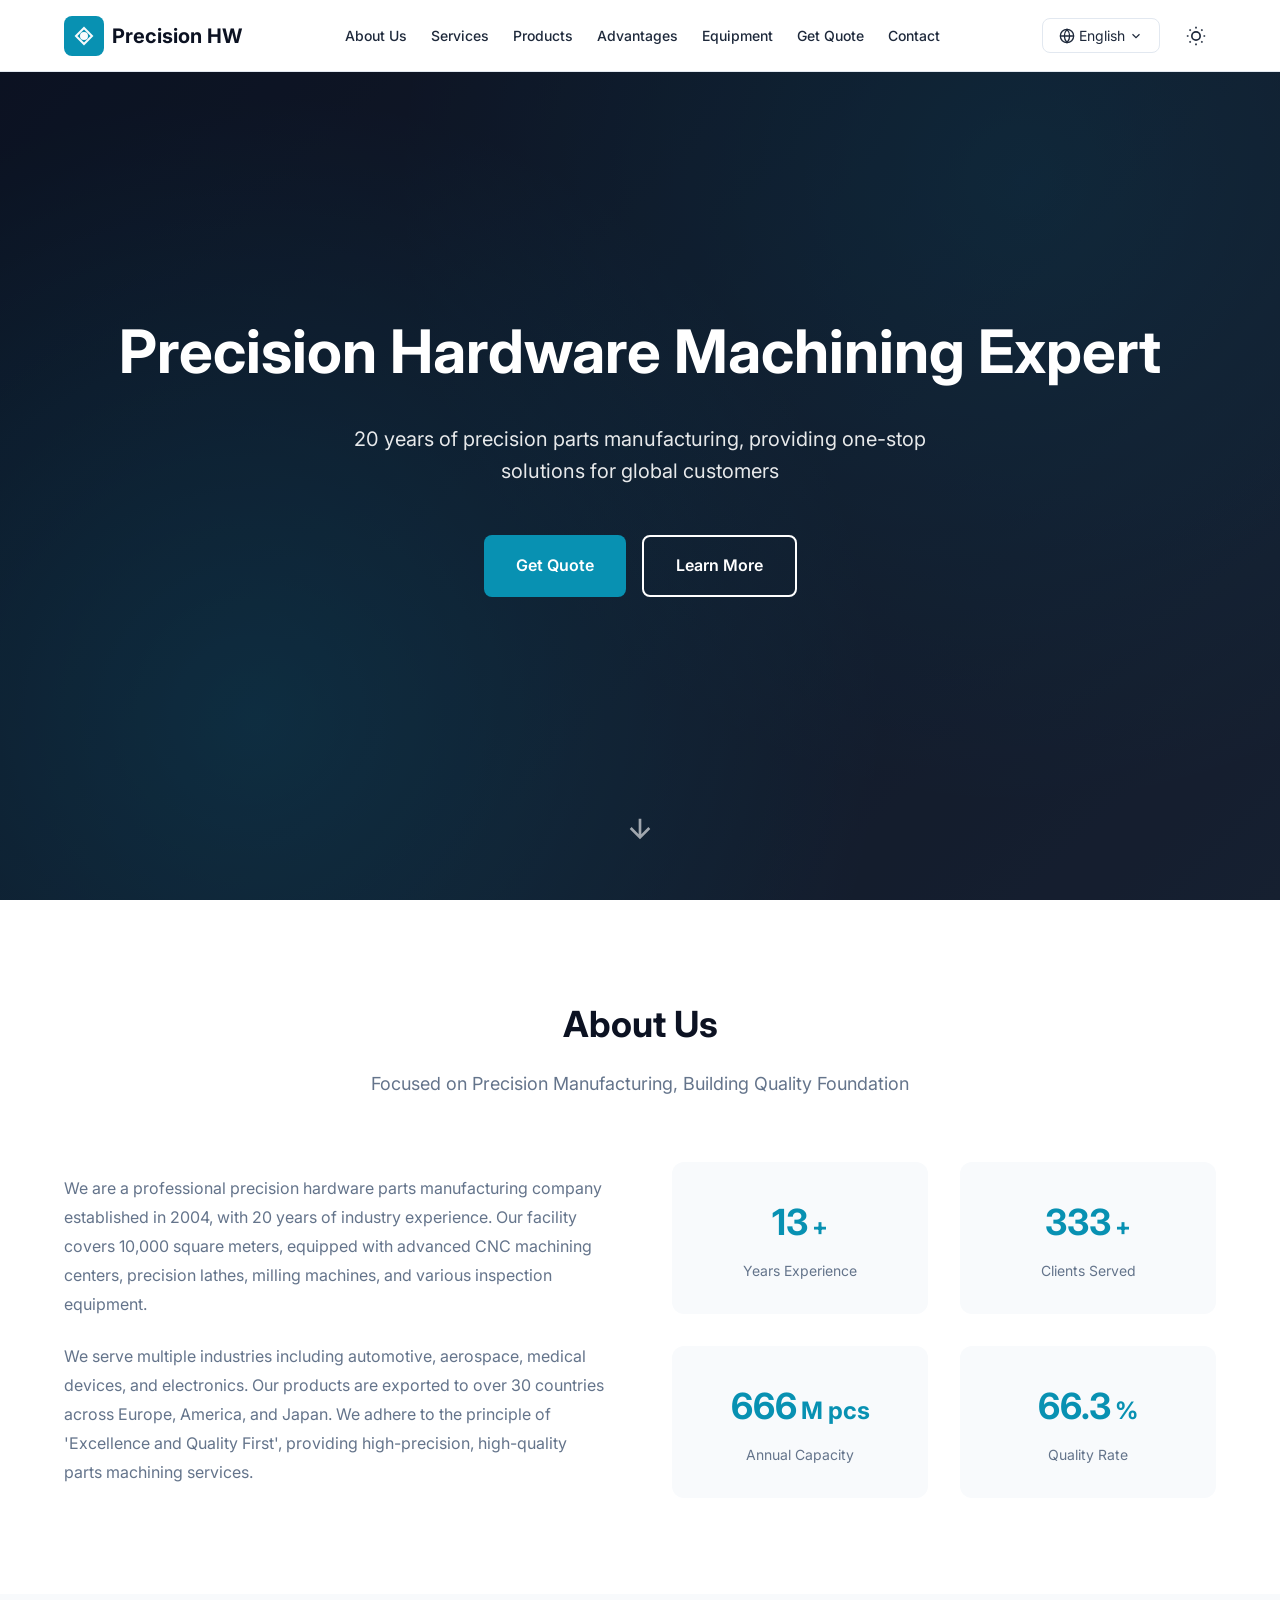
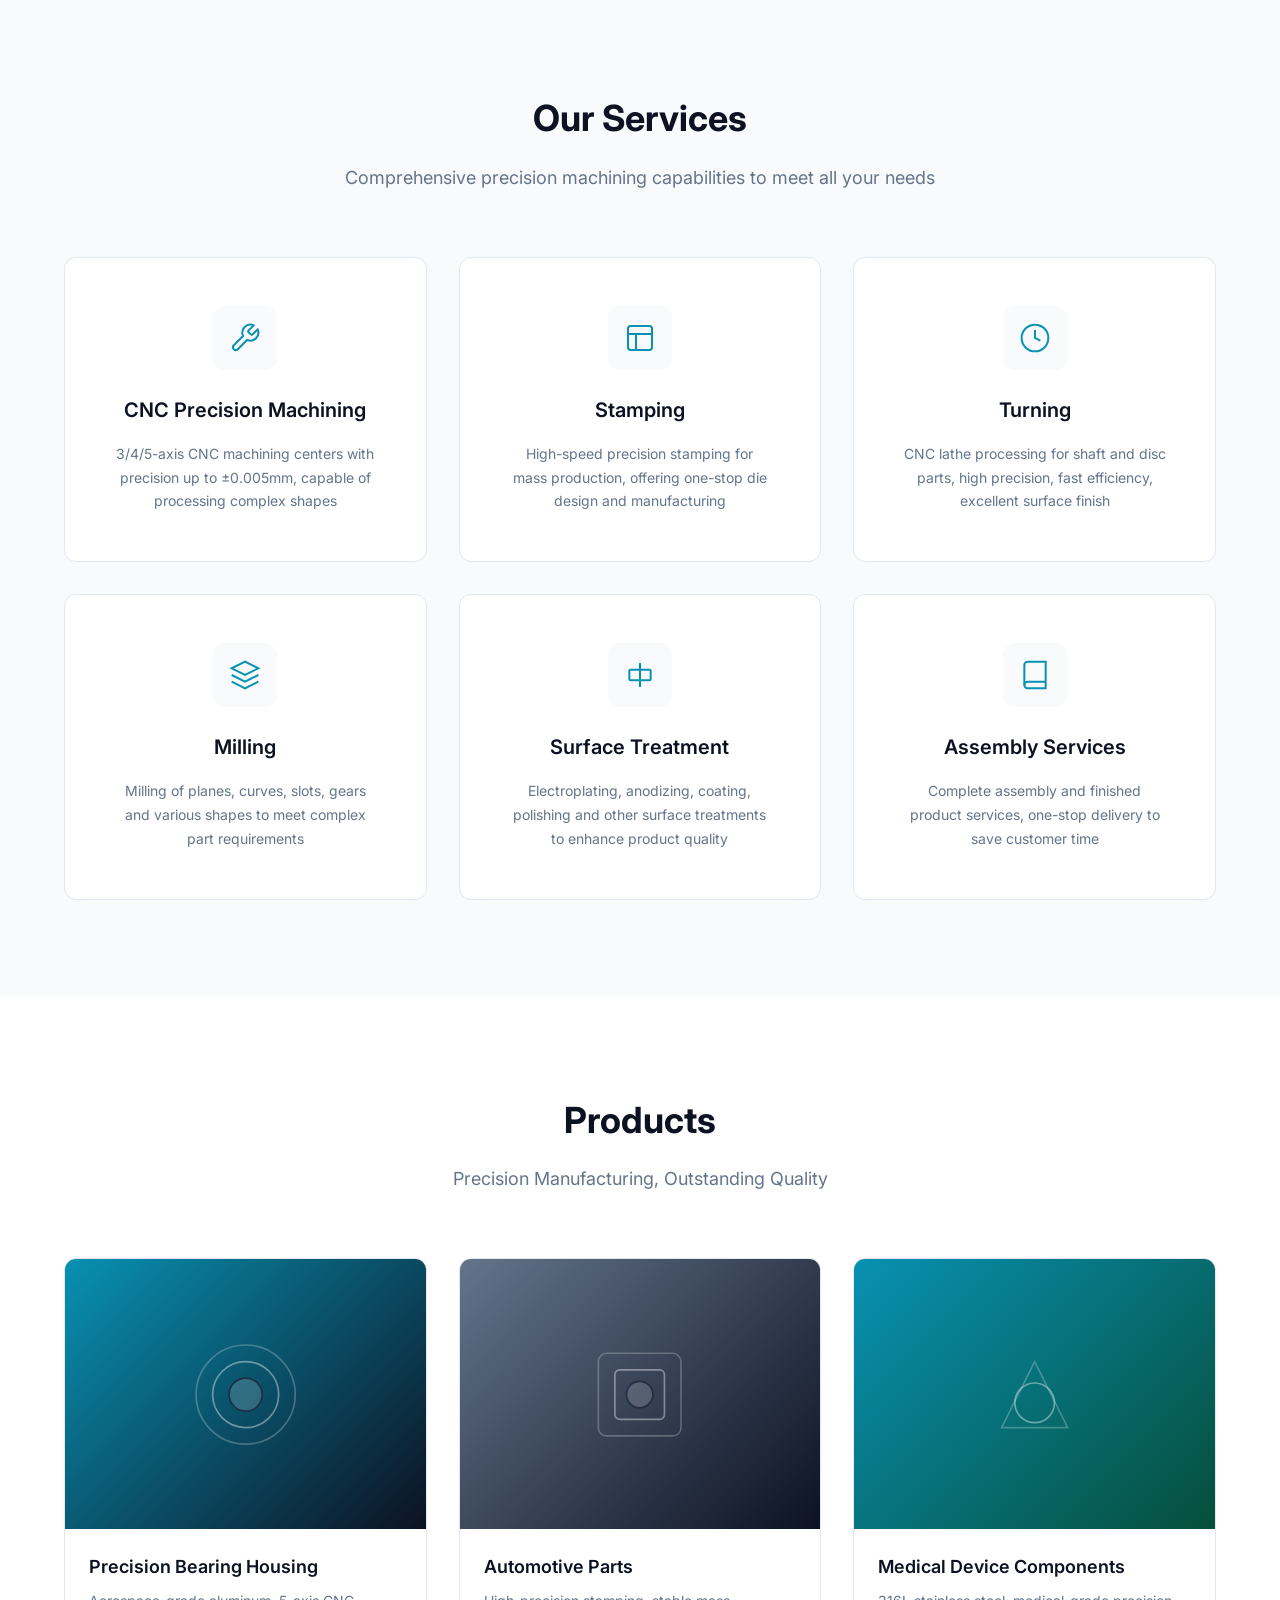
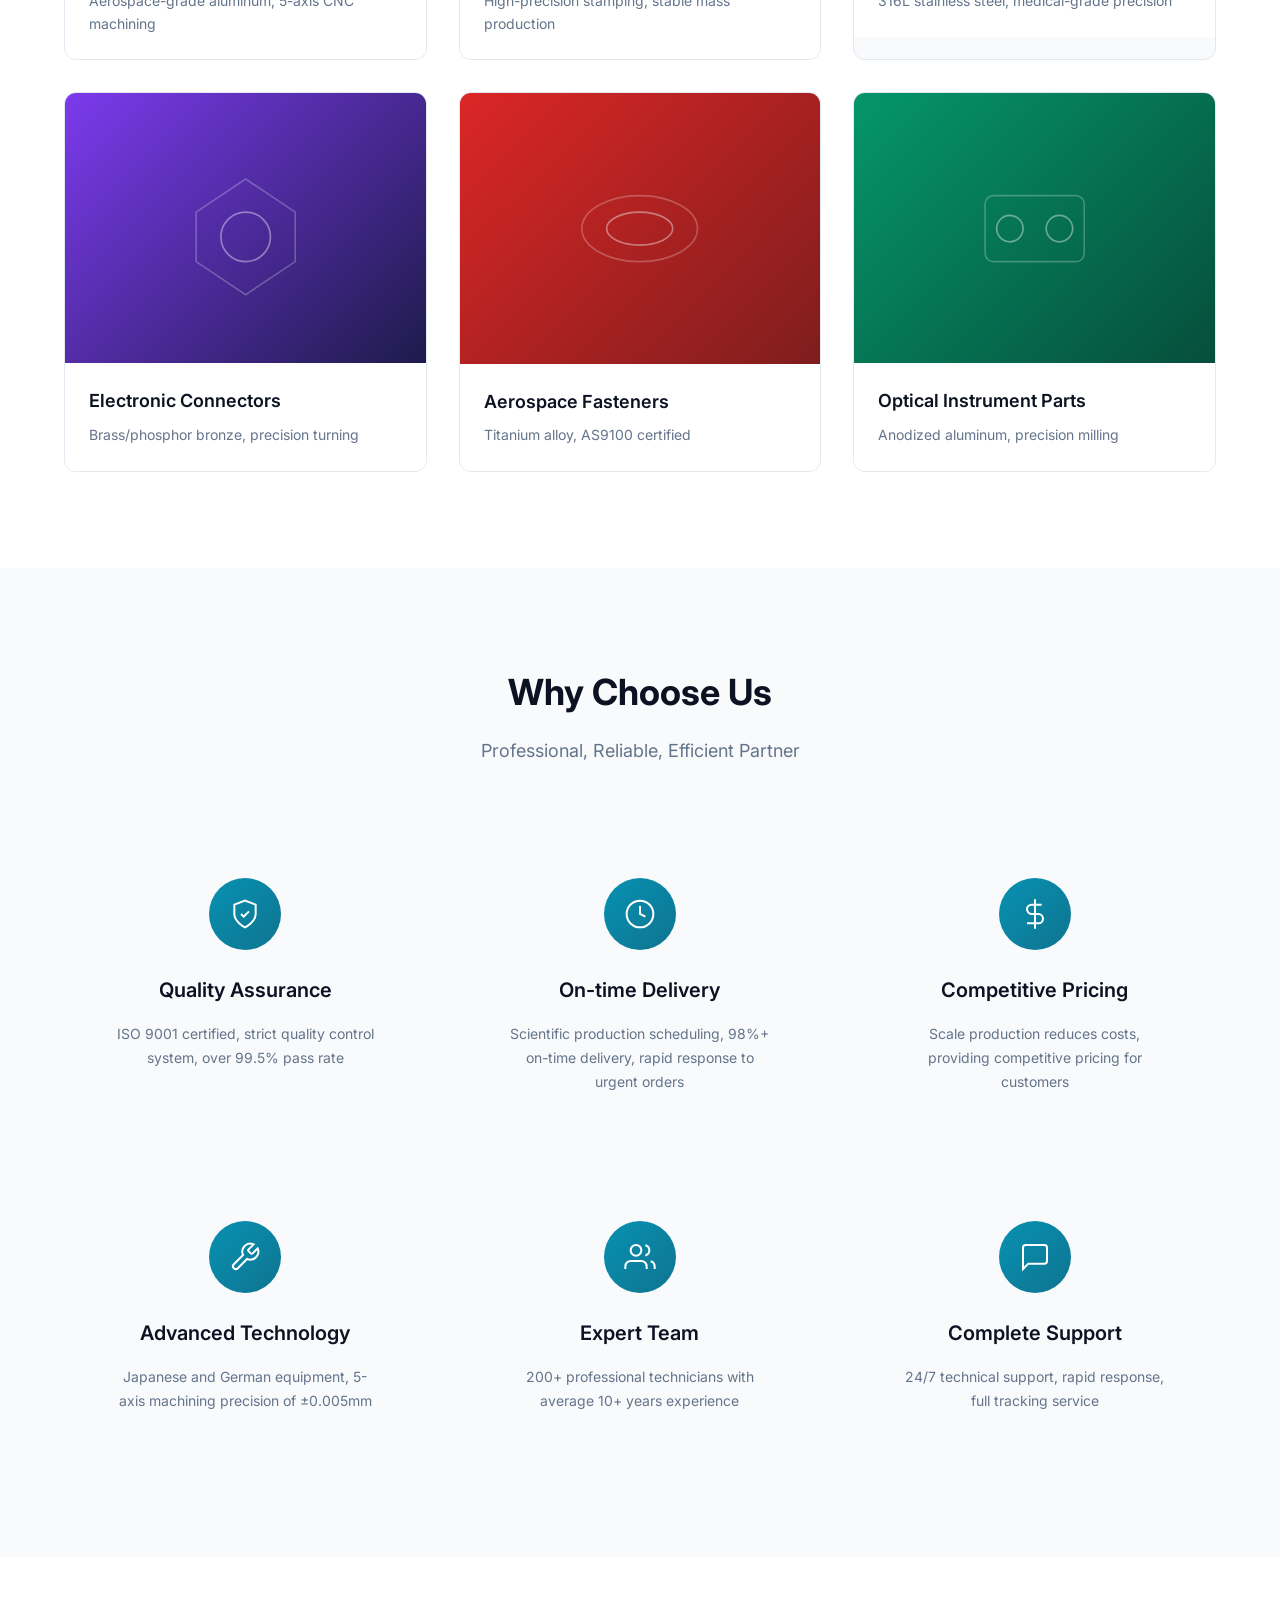
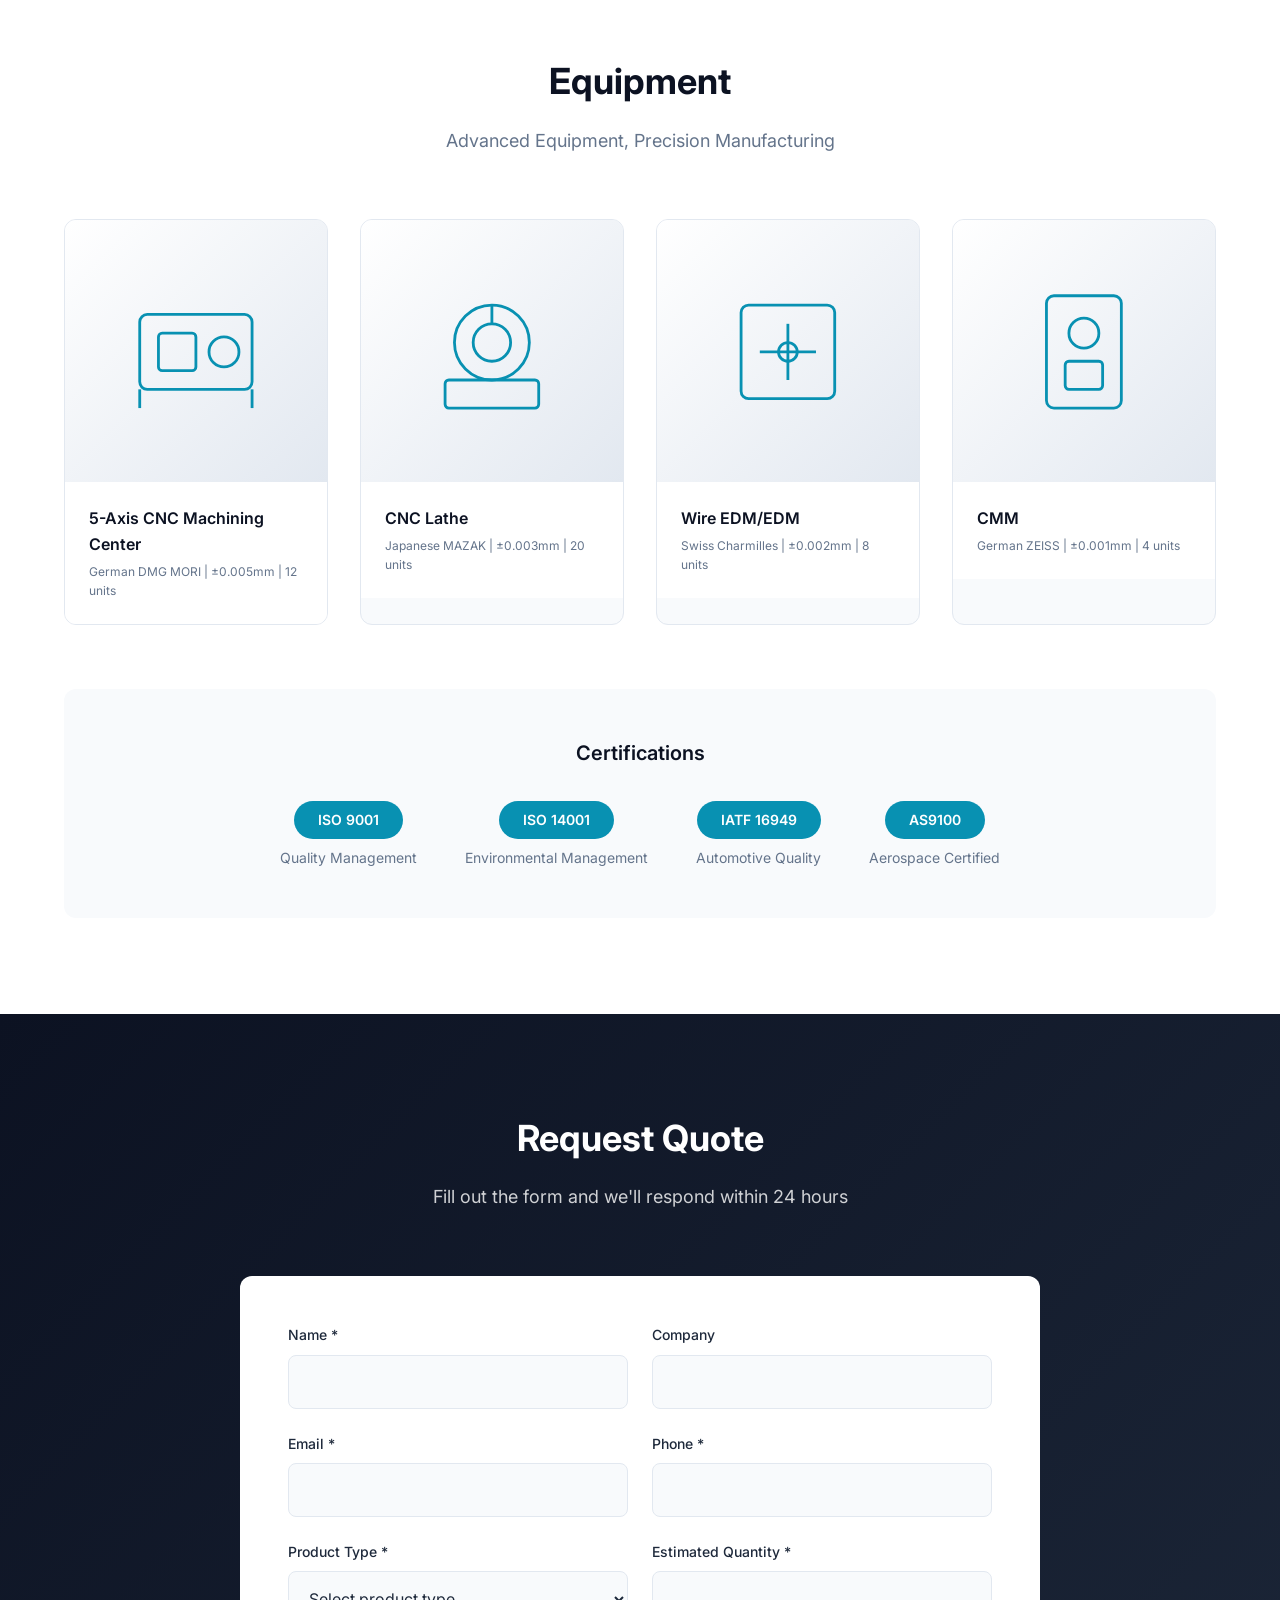
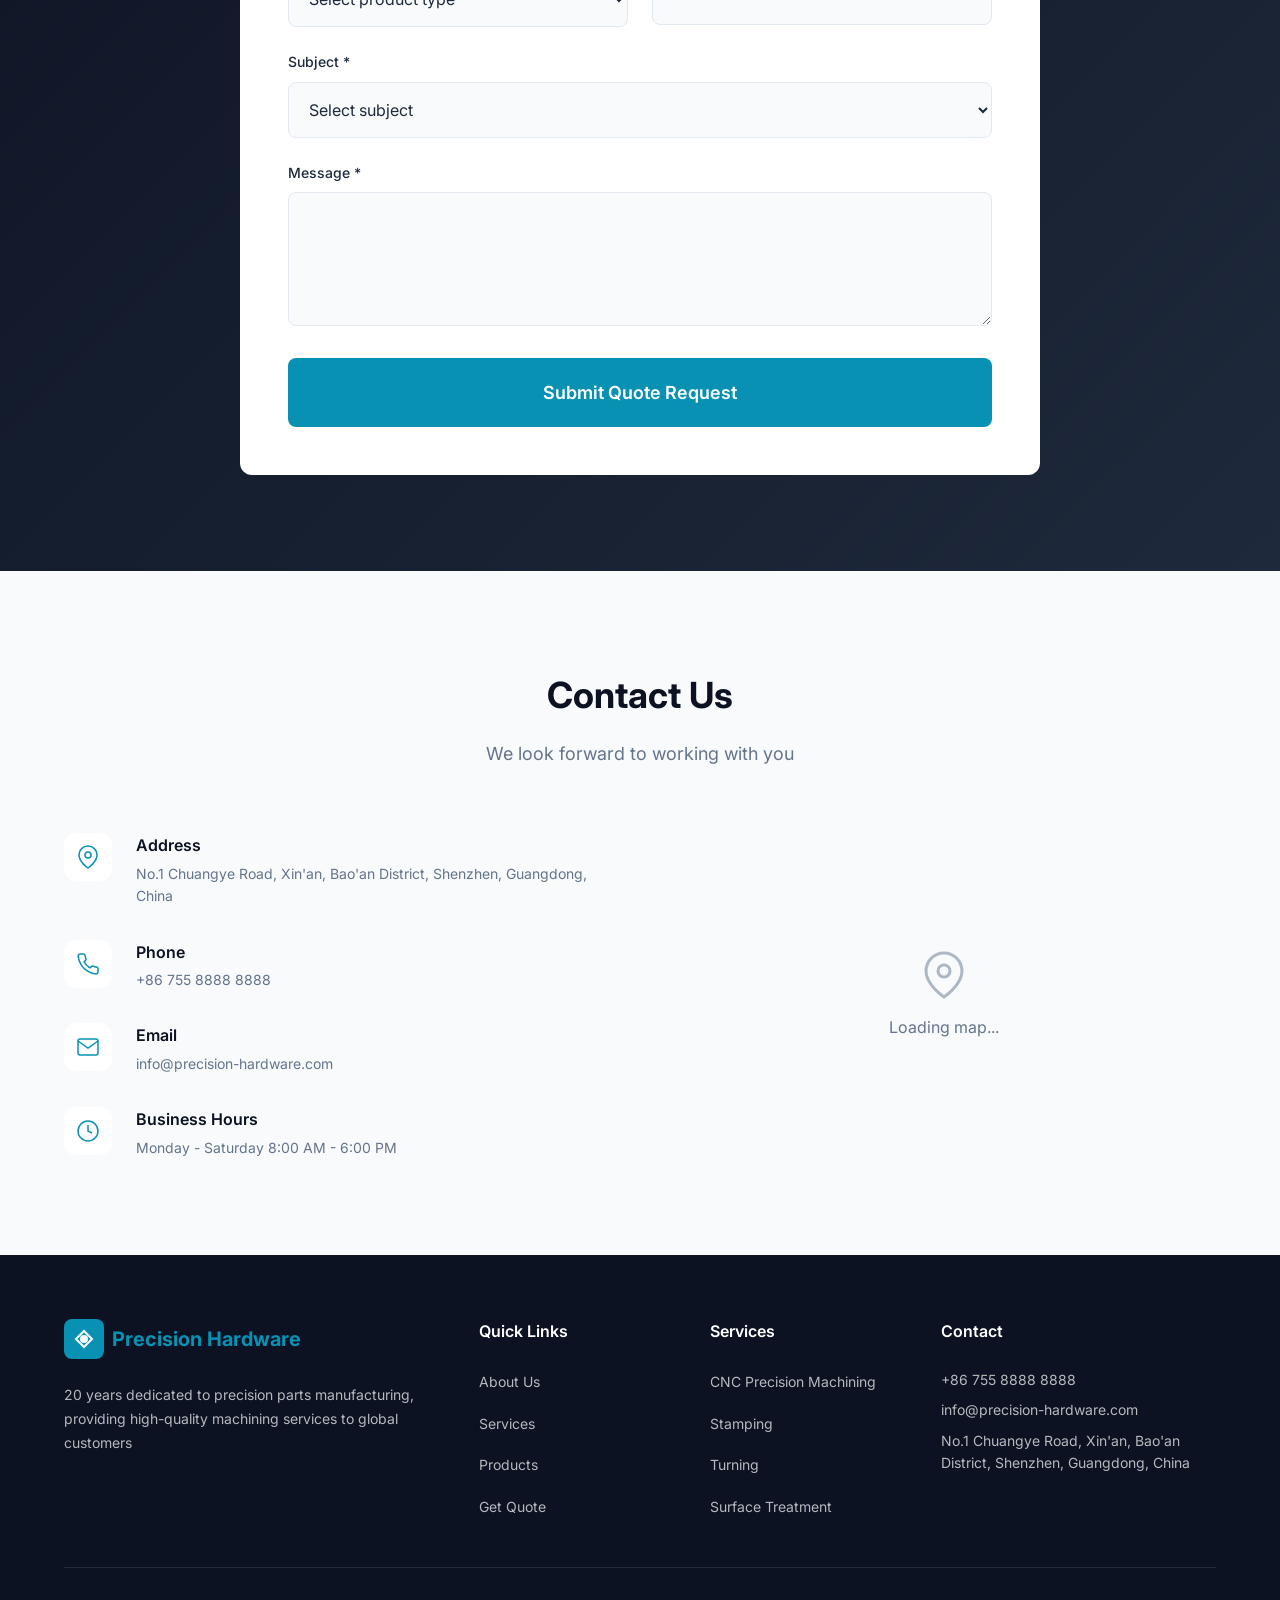
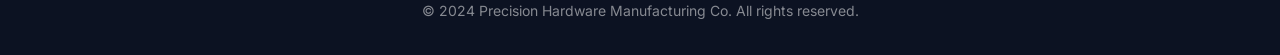
<file: demo/index.html>
<!DOCTYPE html>
<html lang="zh-CN" data-theme="light">
<head>
    <meta charset="UTF-8">
    <meta name="viewport" content="width=device-width, initial-scale=1.0">
    <meta name="description" content="精密五金加工专家 - 20年专注精密零部件制造，CNC加工、冲压、车削、铣削，为全球客户提供一站式解决方案">
    <meta name="keywords" content="五金加工,CNC加工,精密零部件,冲压件,车削加工,铣削加工,金属加工">
    <meta name="author" content="精密五金加工公司">

    <!-- Open Graph -->
    <meta property="og:title" content="精密五金加工专家">
    <meta property="og:description" content="20年专注精密零部件制造，为全球客户提供一站式解决方案">
    <meta property="og:type" content="website">
    <meta property="og:locale" content="zh_CN">
    <meta property="og:locale:alternate" content="en_US">
    <meta property="og:locale:alternate" content="ja_JP">
    <meta property="og:locale:alternate" content="fr_FR">
    <meta property="og:locale:alternate" content="de_DE">

    <!-- Alternate Languages -->
    <link rel="alternate" hreflang="zh-CN" href="?lang=zh-CN">
    <link rel="alternate" hreflang="en" href="?lang=en">
    <link rel="alternate" hreflang="ja" href="?lang=ja">
    <link rel="alternate" hreflang="fr" href="?lang=fr">
    <link rel="alternate" hreflang="de" href="?lang=de">

    <title data-i18n="meta.title">精密五金加工专家 | 20年精密零部件制造</title>

    <!-- Fonts -->
    <link rel="preconnect" href="https://fonts.googleapis.com">
    <link rel="preconnect" href="https://fonts.gstatic.com" crossorigin>
    <link href="https://fonts.googleapis.com/css2?family=Inter:wght@400;500;600;700&family=Noto+Sans+SC:wght@400;500;600;700&display=swap" rel="stylesheet">

    <!-- Styles -->
    <link rel="stylesheet" href="css/style.css">
    <link rel="stylesheet" href="css/dark-theme.css">
    <link rel="stylesheet" href="css/responsive.css">
</head>
<body>
    <!-- Header -->
    <header class="header" id="header">
        <div class="container header-container">
            <a href="#" class="logo">
                <svg class="logo-icon" viewBox="0 0 40 40" fill="none" xmlns="http://www.w3.org/2000/svg">
                    <rect width="40" height="40" rx="8" fill="currentColor"/>
                    <path d="M12 20L20 12L28 20L20 28L12 20Z" stroke="var(--color-bg)" stroke-width="2"/>
                    <circle cx="20" cy="20" r="4" fill="var(--color-bg)"/>
                </svg>
                <span class="logo-text" data-i18n="header.logo">精密五金</span>
            </a>

            <nav class="nav" id="nav">
                <ul class="nav-list">
                    <li><a href="#about" class="nav-link" data-i18n="nav.about">关于我们</a></li>
                    <li><a href="#services" class="nav-link" data-i18n="nav.services">服务项目</a></li>
                    <li><a href="#products" class="nav-link" data-i18n="nav.products">产品展示</a></li>
                    <li><a href="#advantages" class="nav-link" data-i18n="nav.advantages">核心优势</a></li>
                    <li><a href="#equipment" class="nav-link" data-i18n="nav.equipment">设备实力</a></li>
                    <li><a href="#quote" class="nav-link" data-i18n="nav.quote">询价咨询</a></li>
                    <li><a href="#contact" class="nav-link" data-i18n="nav.contact">联系我们</a></li>
                </ul>
            </nav>

            <div class="header-actions">
                <!-- Language Selector -->
                <div class="lang-selector">
                    <button class="lang-btn" id="langBtn" aria-label="Select language">
                        <svg class="icon" viewBox="0 0 24 24" fill="none" stroke="currentColor" stroke-width="2">
                            <circle cx="12" cy="12" r="10"/>
                            <path d="M2 12h20M12 2a15.3 15.3 0 0 1 4 10 15.3 15.3 0 0 1-4 10 15.3 15.3 0 0 1-4-10 15.3 15.3 0 0 1 4-10z"/>
                        </svg>
                        <span id="currentLang">中文</span>
                        <svg class="icon-chevron" viewBox="0 0 24 24" fill="none" stroke="currentColor" stroke-width="2">
                            <path d="M6 9l6 6 6-6"/>
                        </svg>
                    </button>
                    <div class="lang-dropdown" id="langDropdown">
                        <button class="lang-option" data-lang="zh-CN">中文</button>
                        <button class="lang-option" data-lang="en">English</button>
                        <button class="lang-option" data-lang="ja">日本語</button>
                        <button class="lang-option" data-lang="fr">Français</button>
                        <button class="lang-option" data-lang="de">Deutsch</button>
                    </div>
                </div>

                <!-- Theme Toggle -->
                <button class="theme-toggle" id="themeToggle" aria-label="Toggle theme">
                    <svg class="icon icon-sun" viewBox="0 0 24 24" fill="none" stroke="currentColor" stroke-width="2">
                        <circle cx="12" cy="12" r="5"/>
                        <path d="M12 1v2M12 21v2M4.22 4.22l1.42 1.42M18.36 18.36l1.42 1.42M1 12h2M21 12h2M4.22 19.78l1.42-1.42M18.36 5.64l1.42-1.42"/>
                    </svg>
                    <svg class="icon icon-moon" viewBox="0 0 24 24" fill="none" stroke="currentColor" stroke-width="2">
                        <path d="M21 12.79A9 9 0 1 1 11.21 3 7 7 0 0 0 21 12.79z"/>
                    </svg>
                </button>

                <!-- Mobile Menu Toggle -->
                <button class="mobile-menu-toggle" id="mobileMenuToggle" aria-label="Toggle menu">
                    <span class="hamburger"></span>
                </button>
            </div>
        </div>
    </header>

    <!-- Hero Section -->
    <section class="hero" id="hero">
        <div class="hero-bg"></div>
        <div class="hero-overlay"></div>
        <div class="container hero-content">
            <h1 class="hero-title" data-i18n="hero.title">精密五金加工专家</h1>
            <p class="hero-subtitle" data-i18n="hero.subtitle">20年专注精密零部件制造，为全球客户提供一站式解决方案</p>
            <div class="hero-cta">
                <a href="#quote" class="btn btn-primary" data-i18n="hero.cta.quote">立即询价</a>
                <a href="#about" class="btn btn-outline" data-i18n="hero.cta.learn">了解更多</a>
            </div>
        </div>
        <div class="hero-scroll">
            <svg viewBox="0 0 24 24" fill="none" stroke="currentColor" stroke-width="2">
                <path d="M12 5v14M5 12l7 7 7-7"/>
            </svg>
        </div>
    </section>

    <!-- About Section -->
    <section class="section about" id="about">
        <div class="container">
            <div class="section-header">
                <h2 class="section-title" data-i18n="about.title">关于我们</h2>
                <p class="section-subtitle" data-i18n="about.subtitle">专注精密制造，铸就品质基石</p>
            </div>

            <div class="about-content">
                <div class="about-text">
                    <p data-i18n="about.description1">我们是一家专业从事精密五金零部件加工的制造企业，成立于2004年，拥有20年的行业经验。公司占地面积10000平方米，配备先进的CNC加工中心、精密车床、铣床及各类检测设备。</p>
                    <p data-i18n="about.description2">我们服务于汽车、航空航天、医疗器械、电子通信等多个行业，产品远销欧美、日本等30多个国家和地区。始终秉承"精益求精、品质至上"的理念，为客户提供高精度、高品质的零部件加工服务。</p>
                </div>

                <div class="about-stats">
                    <div class="stat-item">
                        <span class="stat-number" data-count="20">0</span>
                        <span class="stat-suffix">+</span>
                        <span class="stat-label" data-i18n="about.stats.years">年行业经验</span>
                    </div>
                    <div class="stat-item">
                        <span class="stat-number" data-count="500">0</span>
                        <span class="stat-suffix">+</span>
                        <span class="stat-label" data-i18n="about.stats.clients">服务客户</span>
                    </div>
                    <div class="stat-item">
                        <span class="stat-number" data-count="1000">0</span>
                        <span class="stat-suffix" data-i18n="about.stats.capacitySuffix">万件</span>
                        <span class="stat-label" data-i18n="about.stats.capacity">年产能</span>
                    </div>
                    <div class="stat-item">
                        <span class="stat-number" data-count="99.5">0</span>
                        <span class="stat-suffix">%</span>
                        <span class="stat-label" data-i18n="about.stats.quality">品质合格率</span>
                    </div>
                </div>
            </div>
        </div>
    </section>

    <!-- Services Section -->
    <section class="section services" id="services">
        <div class="container">
            <div class="section-header">
                <h2 class="section-title" data-i18n="services.title">服务项目</h2>
                <p class="section-subtitle" data-i18n="services.subtitle">全方位精密加工能力，满足您的各种需求</p>
            </div>

            <div class="services-grid">
                <div class="service-card">
                    <div class="service-icon">
                        <svg viewBox="0 0 24 24" fill="none" stroke="currentColor" stroke-width="1.5">
                            <path d="M14.7 6.3a1 1 0 0 0 0 1.4l1.6 1.6a1 1 0 0 0 1.4 0l3.77-3.77a6 6 0 0 1-7.94 7.94l-6.91 6.91a2.12 2.12 0 0 1-3-3l6.91-6.91a6 6 0 0 1 7.94-7.94l-3.76 3.76z"/>
                        </svg>
                    </div>
                    <h3 class="service-title" data-i18n="services.cnc.title">CNC精密加工</h3>
                    <p class="service-desc" data-i18n="services.cnc.desc">3轴/4轴/5轴CNC加工中心，精度可达±0.005mm，可加工各种复杂形状零件</p>
                </div>

                <div class="service-card">
                    <div class="service-icon">
                        <svg viewBox="0 0 24 24" fill="none" stroke="currentColor" stroke-width="1.5">
                            <rect x="3" y="3" width="18" height="18" rx="2"/>
                            <path d="M3 9h18M9 21V9"/>
                        </svg>
                    </div>
                    <h3 class="service-title" data-i18n="services.stamping.title">冲压加工</h3>
                    <p class="service-desc" data-i18n="services.stamping.desc">高速精密冲压，适用于大批量生产，提供模具设计与制造一站式服务</p>
                </div>

                <div class="service-card">
                    <div class="service-icon">
                        <svg viewBox="0 0 24 24" fill="none" stroke="currentColor" stroke-width="1.5">
                            <circle cx="12" cy="12" r="10"/>
                            <path d="M12 6v6l4 2"/>
                        </svg>
                    </div>
                    <h3 class="service-title" data-i18n="services.turning.title">车削加工</h3>
                    <p class="service-desc" data-i18n="services.turning.desc">数控车床加工各类轴类、盘类零件，精度高、效率快、表面光洁度好</p>
                </div>

                <div class="service-card">
                    <div class="service-icon">
                        <svg viewBox="0 0 24 24" fill="none" stroke="currentColor" stroke-width="1.5">
                            <path d="M12 2L2 7l10 5 10-5-10-5z"/>
                            <path d="M2 17l10 5 10-5"/>
                            <path d="M2 12l10 5 10-5"/>
                        </svg>
                    </div>
                    <h3 class="service-title" data-i18n="services.milling.title">铣削加工</h3>
                    <p class="service-desc" data-i18n="services.milling.desc">平面、曲面、槽、齿轮等各种形状的铣削加工，满足复杂零件需求</p>
                </div>

                <div class="service-card">
                    <div class="service-icon">
                        <svg viewBox="0 0 24 24" fill="none" stroke="currentColor" stroke-width="1.5">
                            <path d="M12 3v18"/>
                            <rect x="4" y="8" width="16" height="8" rx="1"/>
                        </svg>
                    </div>
                    <h3 class="service-title" data-i18n="services.surface.title">表面处理</h3>
                    <p class="service-desc" data-i18n="services.surface.desc">电镀、阳极氧化、喷涂、抛光等多种表面处理工艺，提升产品品质</p>
                </div>

                <div class="service-card">
                    <div class="service-icon">
                        <svg viewBox="0 0 24 24" fill="none" stroke="currentColor" stroke-width="1.5">
                            <path d="M4 19.5A2.5 2.5 0 0 1 6.5 17H20"/>
                            <path d="M6.5 2H20v20H6.5A2.5 2.5 0 0 1 4 19.5v-15A2.5 2.5 0 0 1 6.5 2z"/>
                        </svg>
                    </div>
                    <h3 class="service-title" data-i18n="services.assembly.title">组装服务</h3>
                    <p class="service-desc" data-i18n="services.assembly.desc">提供零部件组装、成品装配服务，一站式交付，节省客户时间成本</p>
                </div>
            </div>
        </div>
    </section>

    <!-- Products Section -->
    <section class="section products" id="products">
        <div class="container">
            <div class="section-header">
                <h2 class="section-title" data-i18n="products.title">产品展示</h2>
                <p class="section-subtitle" data-i18n="products.subtitle">精密制造，品质卓越</p>
            </div>

            <div class="products-grid">
                <div class="product-card">
                    <div class="product-image" style="background: linear-gradient(135deg, var(--color-accent) 0%, var(--color-primary) 100%);">
                        <svg viewBox="0 0 100 100" fill="none" stroke="currentColor" stroke-width="1">
                            <circle cx="50" cy="50" r="30" stroke="rgba(255,255,255,0.3)"/>
                            <circle cx="50" cy="50" r="20" stroke="rgba(255,255,255,0.5)"/>
                            <circle cx="50" cy="50" r="10" fill="rgba(255,255,255,0.2)"/>
                        </svg>
                    </div>
                    <div class="product-info">
                        <h3 class="product-title" data-i18n="products.item1.title">精密轴承座</h3>
                        <p class="product-desc" data-i18n="products.item1.desc">航空级铝合金材质，CNC五轴加工</p>
                    </div>
                </div>

                <div class="product-card">
                    <div class="product-image" style="background: linear-gradient(135deg, #64748B 0%, #0C1222 100%);">
                        <svg viewBox="0 0 100 100" fill="none" stroke="currentColor" stroke-width="1">
                            <rect x="25" y="25" width="50" height="50" rx="5" stroke="rgba(255,255,255,0.3)"/>
                            <rect x="35" y="35" width="30" height="30" rx="3" stroke="rgba(255,255,255,0.5)"/>
                            <circle cx="50" cy="50" r="8" fill="rgba(255,255,255,0.2)"/>
                        </svg>
                    </div>
                    <div class="product-info">
                        <h3 class="product-title" data-i18n="products.item2.title">汽车零部件</h3>
                        <p class="product-desc" data-i18n="products.item2.desc">高精度冲压件，批量稳定生产</p>
                    </div>
                </div>

                <div class="product-card">
                    <div class="product-image" style="background: linear-gradient(135deg, #0891B2 0%, #064E3B 100%);">
                        <svg viewBox="0 0 100 100" fill="none" stroke="currentColor" stroke-width="1">
                            <path d="M30 70 L50 30 L70 70 Z" stroke="rgba(255,255,255,0.3)"/>
                            <circle cx="50" cy="55" r="12" stroke="rgba(255,255,255,0.5)"/>
                        </svg>
                    </div>
                    <div class="product-info">
                        <h3 class="product-title" data-i18n="products.item3.title">医疗器械配件</h3>
                        <p class="product-desc" data-i18n="products.item3.desc">不锈钢316L，医疗级精度要求</p>
                    </div>
                </div>

                <div class="product-card">
                    <div class="product-image" style="background: linear-gradient(135deg, #7C3AED 0%, #1E1B4B 100%);">
                        <svg viewBox="0 0 100 100" fill="none" stroke="currentColor" stroke-width="1">
                            <polygon points="50,20 80,40 80,70 50,90 20,70 20,40" stroke="rgba(255,255,255,0.3)"/>
                            <circle cx="50" cy="55" r="15" stroke="rgba(255,255,255,0.5)"/>
                        </svg>
                    </div>
                    <div class="product-info">
                        <h3 class="product-title" data-i18n="products.item4.title">电子连接器</h3>
                        <p class="product-desc" data-i18n="products.item4.desc">黄铜/磷铜材质，高精度车削</p>
                    </div>
                </div>

                <div class="product-card">
                    <div class="product-image" style="background: linear-gradient(135deg, #DC2626 0%, #7F1D1D 100%);">
                        <svg viewBox="0 0 100 100" fill="none" stroke="currentColor" stroke-width="1">
                            <ellipse cx="50" cy="50" rx="35" ry="20" stroke="rgba(255,255,255,0.3)"/>
                            <ellipse cx="50" cy="50" rx="20" ry="10" stroke="rgba(255,255,255,0.5)"/>
                        </svg>
                    </div>
                    <div class="product-info">
                        <h3 class="product-title" data-i18n="products.item5.title">航空紧固件</h3>
                        <p class="product-desc" data-i18n="products.item5.desc">钛合金材质，AS9100认证</p>
                    </div>
                </div>

                <div class="product-card">
                    <div class="product-image" style="background: linear-gradient(135deg, #059669 0%, #064E3B 100%);">
                        <svg viewBox="0 0 100 100" fill="none" stroke="currentColor" stroke-width="1">
                            <rect x="20" y="30" width="60" height="40" rx="5" stroke="rgba(255,255,255,0.3)"/>
                            <circle cx="35" cy="50" r="8" stroke="rgba(255,255,255,0.5)"/>
                            <circle cx="65" cy="50" r="8" stroke="rgba(255,255,255,0.5)"/>
                        </svg>
                    </div>
                    <div class="product-info">
                        <h3 class="product-title" data-i18n="products.item6.title">光学仪器配件</h3>
                        <p class="product-desc" data-i18n="products.item6.desc">铝合金阳极氧化，高精度铣削</p>
                    </div>
                </div>
            </div>
        </div>
    </section>

    <!-- Advantages Section -->
    <section class="section advantages" id="advantages">
        <div class="container">
            <div class="section-header">
                <h2 class="section-title" data-i18n="advantages.title">为什么选择我们</h2>
                <p class="section-subtitle" data-i18n="advantages.subtitle">专业、可靠、高效的合作伙伴</p>
            </div>

            <div class="advantages-grid">
                <div class="advantage-item">
                    <div class="advantage-icon">
                        <svg viewBox="0 0 24 24" fill="none" stroke="currentColor" stroke-width="1.5">
                            <path d="M12 22s8-4 8-10V5l-8-3-8 3v7c0 6 8 10 8 10z"/>
                            <path d="M9 12l2 2 4-4"/>
                        </svg>
                    </div>
                    <h3 class="advantage-title" data-i18n="advantages.quality.title">品质保证</h3>
                    <p class="advantage-desc" data-i18n="advantages.quality.desc">ISO 9001认证，严格的品质管控体系，99.5%以上合格率</p>
                </div>

                <div class="advantage-item">
                    <div class="advantage-icon">
                        <svg viewBox="0 0 24 24" fill="none" stroke="currentColor" stroke-width="1.5">
                            <circle cx="12" cy="12" r="10"/>
                            <polyline points="12 6 12 12 16 14"/>
                        </svg>
                    </div>
                    <h3 class="advantage-title" data-i18n="advantages.delivery.title">交期准时</h3>
                    <p class="advantage-desc" data-i18n="advantages.delivery.desc">科学的生产排程，98%以上准时交付率，紧急订单快速响应</p>
                </div>

                <div class="advantage-item">
                    <div class="advantage-icon">
                        <svg viewBox="0 0 24 24" fill="none" stroke="currentColor" stroke-width="1.5">
                            <line x1="12" y1="1" x2="12" y2="23"/>
                            <path d="M17 5H9.5a3.5 3.5 0 0 0 0 7h5a3.5 3.5 0 0 1 0 7H6"/>
                        </svg>
                    </div>
                    <h3 class="advantage-title" data-i18n="advantages.price.title">价格合理</h3>
                    <p class="advantage-desc" data-i18n="advantages.price.desc">规模化生产降低成本，为客户提供具有竞争力的价格方案</p>
                </div>

                <div class="advantage-item">
                    <div class="advantage-icon">
                        <svg viewBox="0 0 24 24" fill="none" stroke="currentColor" stroke-width="1.5">
                            <path d="M14.7 6.3a1 1 0 0 0 0 1.4l1.6 1.6a1 1 0 0 0 1.4 0l3.77-3.77a6 6 0 0 1-7.94 7.94l-6.91 6.91a2.12 2.12 0 0 1-3-3l6.91-6.91a6 6 0 0 1 7.94-7.94l-3.76 3.76z"/>
                        </svg>
                    </div>
                    <h3 class="advantage-title" data-i18n="advantages.tech.title">技术先进</h3>
                    <p class="advantage-desc" data-i18n="advantages.tech.desc">引进日本、德国先进设备，5轴加工精度达±0.005mm</p>
                </div>

                <div class="advantage-item">
                    <div class="advantage-icon">
                        <svg viewBox="0 0 24 24" fill="none" stroke="currentColor" stroke-width="1.5">
                            <path d="M17 21v-2a4 4 0 0 0-4-4H5a4 4 0 0 0-4 4v2"/>
                            <circle cx="9" cy="7" r="4"/>
                            <path d="M23 21v-2a4 4 0 0 0-3-3.87"/>
                            <path d="M16 3.13a4 4 0 0 1 0 7.75"/>
                        </svg>
                    </div>
                    <h3 class="advantage-title" data-i18n="advantages.team.title">专业团队</h3>
                    <p class="advantage-desc" data-i18n="advantages.team.desc">200+专业技术人员，平均从业经验10年以上</p>
                </div>

                <div class="advantage-item">
                    <div class="advantage-icon">
                        <svg viewBox="0 0 24 24" fill="none" stroke="currentColor" stroke-width="1.5">
                            <path d="M21 15a2 2 0 0 1-2 2H7l-4 4V5a2 2 0 0 1 2-2h14a2 2 0 0 1 2 2z"/>
                        </svg>
                    </div>
                    <h3 class="advantage-title" data-i18n="advantages.service.title">售后完善</h3>
                    <p class="advantage-desc" data-i18n="advantages.service.desc">7×24小时技术支持，问题快速响应，全程跟踪服务</p>
                </div>
            </div>
        </div>
    </section>

    <!-- Equipment Section -->
    <section class="section equipment" id="equipment">
        <div class="container">
            <div class="section-header">
                <h2 class="section-title" data-i18n="equipment.title">设备实力</h2>
                <p class="section-subtitle" data-i18n="equipment.subtitle">先进设备，精密制造</p>
            </div>

            <div class="equipment-grid">
                <div class="equipment-card">
                    <div class="equipment-image" style="background: linear-gradient(135deg, var(--color-surface) 0%, var(--color-border) 100%);">
                        <svg viewBox="0 0 80 80" fill="none" stroke="var(--color-accent)" stroke-width="1.5">
                            <rect x="10" y="20" width="60" height="40" rx="4"/>
                            <rect x="20" y="30" width="20" height="20" rx="2"/>
                            <circle cx="55" cy="40" r="8"/>
                            <line x1="10" y1="60" x2="10" y2="70"/>
                            <line x1="70" y1="60" x2="70" y2="70"/>
                        </svg>
                    </div>
                    <div class="equipment-info">
                        <h3 class="equipment-title" data-i18n="equipment.cnc5.title">5轴CNC加工中心</h3>
                        <p class="equipment-spec" data-i18n="equipment.cnc5.spec">德国DMG MORI | 精度±0.005mm | 12台</p>
                    </div>
                </div>

                <div class="equipment-card">
                    <div class="equipment-image" style="background: linear-gradient(135deg, var(--color-surface) 0%, var(--color-border) 100%);">
                        <svg viewBox="0 0 80 80" fill="none" stroke="var(--color-accent)" stroke-width="1.5">
                            <circle cx="40" cy="35" r="20"/>
                            <circle cx="40" cy="35" r="10"/>
                            <rect x="15" y="55" width="50" height="15" rx="2"/>
                            <line x1="40" y1="15" x2="40" y2="25"/>
                        </svg>
                    </div>
                    <div class="equipment-info">
                        <h3 class="equipment-title" data-i18n="equipment.lathe.title">数控车床</h3>
                        <p class="equipment-spec" data-i18n="equipment.lathe.spec">日本MAZAK | 精度±0.003mm | 20台</p>
                    </div>
                </div>

                <div class="equipment-card">
                    <div class="equipment-image" style="background: linear-gradient(135deg, var(--color-surface) 0%, var(--color-border) 100%);">
                        <svg viewBox="0 0 80 80" fill="none" stroke="var(--color-accent)" stroke-width="1.5">
                            <rect x="15" y="15" width="50" height="50" rx="4"/>
                            <path d="M25 40 L55 40"/>
                            <path d="M40 25 L40 55"/>
                            <circle cx="40" cy="40" r="5"/>
                        </svg>
                    </div>
                    <div class="equipment-info">
                        <h3 class="equipment-title" data-i18n="equipment.edm.title">线切割/电火花</h3>
                        <p class="equipment-spec" data-i18n="equipment.edm.spec">瑞士夏米尔 | 精度±0.002mm | 8台</p>
                    </div>
                </div>

                <div class="equipment-card">
                    <div class="equipment-image" style="background: linear-gradient(135deg, var(--color-surface) 0%, var(--color-border) 100%);">
                        <svg viewBox="0 0 80 80" fill="none" stroke="var(--color-accent)" stroke-width="1.5">
                            <rect x="20" y="10" width="40" height="60" rx="4"/>
                            <circle cx="40" cy="30" r="8"/>
                            <rect x="30" y="45" width="20" height="15" rx="2"/>
                        </svg>
                    </div>
                    <div class="equipment-info">
                        <h3 class="equipment-title" data-i18n="equipment.cmm.title">三坐标测量仪</h3>
                        <p class="equipment-spec" data-i18n="equipment.cmm.spec">德国蔡司 | 精度±0.001mm | 4台</p>
                    </div>
                </div>
            </div>

            <div class="certifications">
                <h3 class="cert-title" data-i18n="equipment.certTitle">资质认证</h3>
                <div class="cert-list">
                    <div class="cert-item">
                        <span class="cert-badge">ISO 9001</span>
                        <span class="cert-name" data-i18n="equipment.cert.iso9001">质量管理体系</span>
                    </div>
                    <div class="cert-item">
                        <span class="cert-badge">ISO 14001</span>
                        <span class="cert-name" data-i18n="equipment.cert.iso14001">环境管理体系</span>
                    </div>
                    <div class="cert-item">
                        <span class="cert-badge">IATF 16949</span>
                        <span class="cert-name" data-i18n="equipment.cert.iatf">汽车质量管理</span>
                    </div>
                    <div class="cert-item">
                        <span class="cert-badge">AS9100</span>
                        <span class="cert-name" data-i18n="equipment.cert.as9100">航空航天认证</span>
                    </div>
                </div>
            </div>
        </div>
    </section>

    <!-- Quote Section -->
    <section class="section quote" id="quote">
        <div class="container">
            <div class="section-header">
                <h2 class="section-title" data-i18n="quote.title">询价咨询</h2>
                <p class="section-subtitle" data-i18n="quote.subtitle">填写表单，我们将在24小时内回复您</p>
            </div>

            <form class="quote-form" id="quoteForm" action="https://formspree.io/f/your-form-id" method="POST">
                <div class="form-row">
                    <div class="form-group">
                        <label for="name" data-i18n="quote.form.name">姓名 *</label>
                        <input type="text" id="name" name="name" required>
                    </div>
                    <div class="form-group">
                        <label for="company" data-i18n="quote.form.company">公司名称</label>
                        <input type="text" id="company" name="company">
                    </div>
                </div>

                <div class="form-row">
                    <div class="form-group">
                        <label for="email" data-i18n="quote.form.email">邮箱 *</label>
                        <input type="email" id="email" name="email" required>
                    </div>
                    <div class="form-group">
                        <label for="phone" data-i18n="quote.form.phone">电话 *</label>
                        <input type="tel" id="phone" name="phone" required>
                    </div>
                </div>

                <div class="form-row">
                    <div class="form-group">
                        <label for="productType" data-i18n="quote.form.productType">产品类型 *</label>
                        <select id="productType" name="productType" required>
                            <option value="" data-i18n="quote.form.selectProduct">请选择产品类型</option>
                            <option value="cnc" data-i18n="quote.form.productOptions.cnc">CNC加工</option>
                            <option value="stamping" data-i18n="quote.form.productOptions.stamping">冲压件</option>
                            <option value="turning" data-i18n="quote.form.productOptions.turning">车削件</option>
                            <option value="other" data-i18n="quote.form.productOptions.other">其他</option>
                        </select>
                    </div>
                    <div class="form-group">
                        <label for="quantity" data-i18n="quote.form.quantity">预估数量 *</label>
                        <input type="number" id="quantity" name="quantity" min="1" required>
                    </div>
                </div>

                <div class="form-group">
                    <label for="subject" data-i18n="quote.form.subject">咨询主题 *</label>
                    <select id="subject" name="subject" required>
                        <option value="" data-i18n="quote.form.selectSubject">请选择咨询主题</option>
                        <option value="cooperation" data-i18n="quote.form.subjectOptions.cooperation">合作咨询</option>
                        <option value="technical" data-i18n="quote.form.subjectOptions.technical">技术咨询</option>
                        <option value="aftersales" data-i18n="quote.form.subjectOptions.aftersales">售后服务</option>
                        <option value="other" data-i18n="quote.form.subjectOptions.other">其他</option>
                    </select>
                </div>

                <div class="form-group">
                    <label for="message" data-i18n="quote.form.message">咨询内容 *</label>
                    <textarea id="message" name="message" rows="5" required></textarea>
                </div>

                <button type="submit" class="btn btn-primary btn-submit" data-i18n="quote.form.submit">提交询价</button>

                <div class="form-message" id="formMessage"></div>
            </form>
        </div>
    </section>

    <!-- Contact Section -->
    <section class="section contact" id="contact">
        <div class="container">
            <div class="section-header">
                <h2 class="section-title" data-i18n="contact.title">联系我们</h2>
                <p class="section-subtitle" data-i18n="contact.subtitle">期待与您的合作</p>
            </div>

            <div class="contact-grid">
                <div class="contact-info">
                    <div class="contact-item">
                        <div class="contact-icon">
                            <svg viewBox="0 0 24 24" fill="none" stroke="currentColor" stroke-width="1.5">
                                <path d="M21 10c0 7-9 13-9 13s-9-6-9-13a9 9 0 0 1 18 0z"/>
                                <circle cx="12" cy="10" r="3"/>
                            </svg>
                        </div>
                        <div class="contact-content">
                            <h3 data-i18n="contact.address.label">公司地址</h3>
                            <p data-i18n="contact.address.value">广东省深圳市宝安区新安街道创业一路1号</p>
                        </div>
                    </div>

                    <div class="contact-item">
                        <div class="contact-icon">
                            <svg viewBox="0 0 24 24" fill="none" stroke="currentColor" stroke-width="1.5">
                                <path d="M22 16.92v3a2 2 0 0 1-2.18 2 19.79 19.79 0 0 1-8.63-3.07 19.5 19.5 0 0 1-6-6 19.79 19.79 0 0 1-3.07-8.67A2 2 0 0 1 4.11 2h3a2 2 0 0 1 2 1.72 12.84 12.84 0 0 0 .7 2.81 2 2 0 0 1-.45 2.11L8.09 9.91a16 16 0 0 0 6 6l1.27-1.27a2 2 0 0 1 2.11-.45 12.84 12.84 0 0 0 2.81.7A2 2 0 0 1 22 16.92z"/>
                            </svg>
                        </div>
                        <div class="contact-content">
                            <h3 data-i18n="contact.phone.label">联系电话</h3>
                            <p>+86 755 8888 8888</p>
                        </div>
                    </div>

                    <div class="contact-item">
                        <div class="contact-icon">
                            <svg viewBox="0 0 24 24" fill="none" stroke="currentColor" stroke-width="1.5">
                                <path d="M4 4h16c1.1 0 2 .9 2 2v12c0 1.1-.9 2-2 2H4c-1.1 0-2-.9-2-2V6c0-1.1.9-2 2-2z"/>
                                <polyline points="22,6 12,13 2,6"/>
                            </svg>
                        </div>
                        <div class="contact-content">
                            <h3 data-i18n="contact.email.label">电子邮箱</h3>
                            <p>info@precision-hardware.com</p>
                        </div>
                    </div>

                    <div class="contact-item">
                        <div class="contact-icon">
                            <svg viewBox="0 0 24 24" fill="none" stroke="currentColor" stroke-width="1.5">
                                <circle cx="12" cy="12" r="10"/>
                                <polyline points="12 6 12 12 16 14"/>
                            </svg>
                        </div>
                        <div class="contact-content">
                            <h3 data-i18n="contact.hours.label">工作时间</h3>
                            <p data-i18n="contact.hours.value">周一至周六 8:00 - 18:00</p>
                        </div>
                    </div>
                </div>

                <div class="contact-map">
                    <div class="map-placeholder">
                        <svg viewBox="0 0 24 24" fill="none" stroke="currentColor" stroke-width="1.5">
                            <path d="M21 10c0 7-9 13-9 13s-9-6-9-13a9 9 0 0 1 18 0z"/>
                            <circle cx="12" cy="10" r="3"/>
                        </svg>
                        <p data-i18n="contact.mapPlaceholder">地图加载中...</p>
                    </div>
                </div>
            </div>
        </div>
    </section>

    <!-- Footer -->
    <footer class="footer">
        <div class="container">
            <div class="footer-grid">
                <div class="footer-brand">
                    <a href="#" class="footer-logo">
                        <svg class="logo-icon" viewBox="0 0 40 40" fill="none" xmlns="http://www.w3.org/2000/svg">
                            <rect width="40" height="40" rx="8" fill="currentColor"/>
                            <path d="M12 20L20 12L28 20L20 28L12 20Z" stroke="var(--color-bg)" stroke-width="2"/>
                            <circle cx="20" cy="20" r="4" fill="var(--color-bg)"/>
                        </svg>
                        <span data-i18n="footer.brand">精密五金加工</span>
                    </a>
                    <p class="footer-desc" data-i18n="footer.description">专注精密零部件制造20年，为全球客户提供高品质加工服务</p>
                </div>

                <div class="footer-links">
                    <h4 data-i18n="footer.quickLinks">快速链接</h4>
                    <ul>
                        <li><a href="#about" data-i18n="nav.about">关于我们</a></li>
                        <li><a href="#services" data-i18n="nav.services">服务项目</a></li>
                        <li><a href="#products" data-i18n="nav.products">产品展示</a></li>
                        <li><a href="#quote" data-i18n="nav.quote">询价咨询</a></li>
                    </ul>
                </div>

                <div class="footer-links">
                    <h4 data-i18n="footer.services">服务项目</h4>
                    <ul>
                        <li><a href="#services" data-i18n="services.cnc.title">CNC精密加工</a></li>
                        <li><a href="#services" data-i18n="services.stamping.title">冲压加工</a></li>
                        <li><a href="#services" data-i18n="services.turning.title">车削加工</a></li>
                        <li><a href="#services" data-i18n="services.surface.title">表面处理</a></li>
                    </ul>
                </div>

                <div class="footer-contact">
                    <h4 data-i18n="footer.contactUs">联系方式</h4>
                    <p>+86 755 8888 8888</p>
                    <p>info@precision-hardware.com</p>
                    <p data-i18n="contact.address.value">广东省深圳市宝安区新安街道创业一路1号</p>
                </div>
            </div>

            <div class="footer-bottom">
                <p data-i18n="footer.copyright">&copy; 2024 精密五金加工公司. 保留所有权利.</p>
            </div>
        </div>
    </footer>

    <!-- Scripts -->
    <script src="js/theme.js"></script>
    <script src="js/i18n.js"></script>
    <script src="js/main.js"></script>
</body>
</html>
</file>
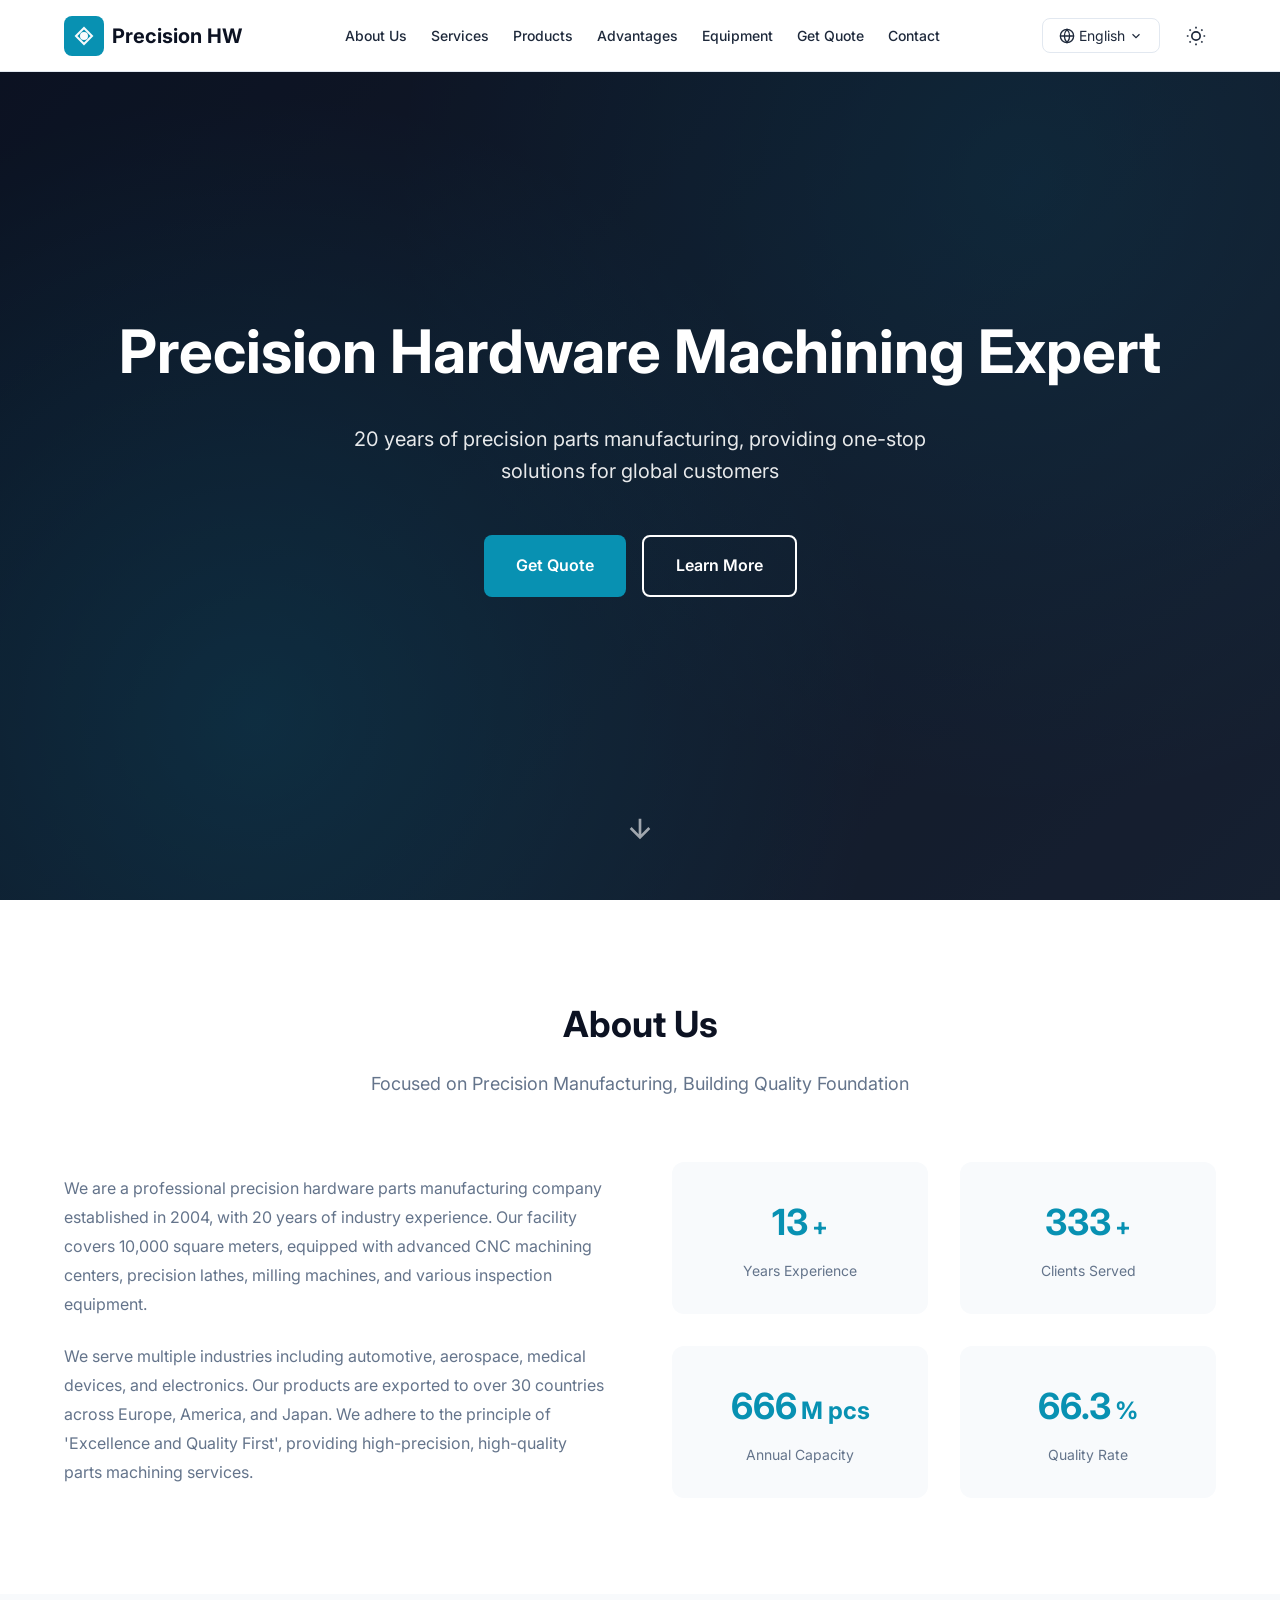
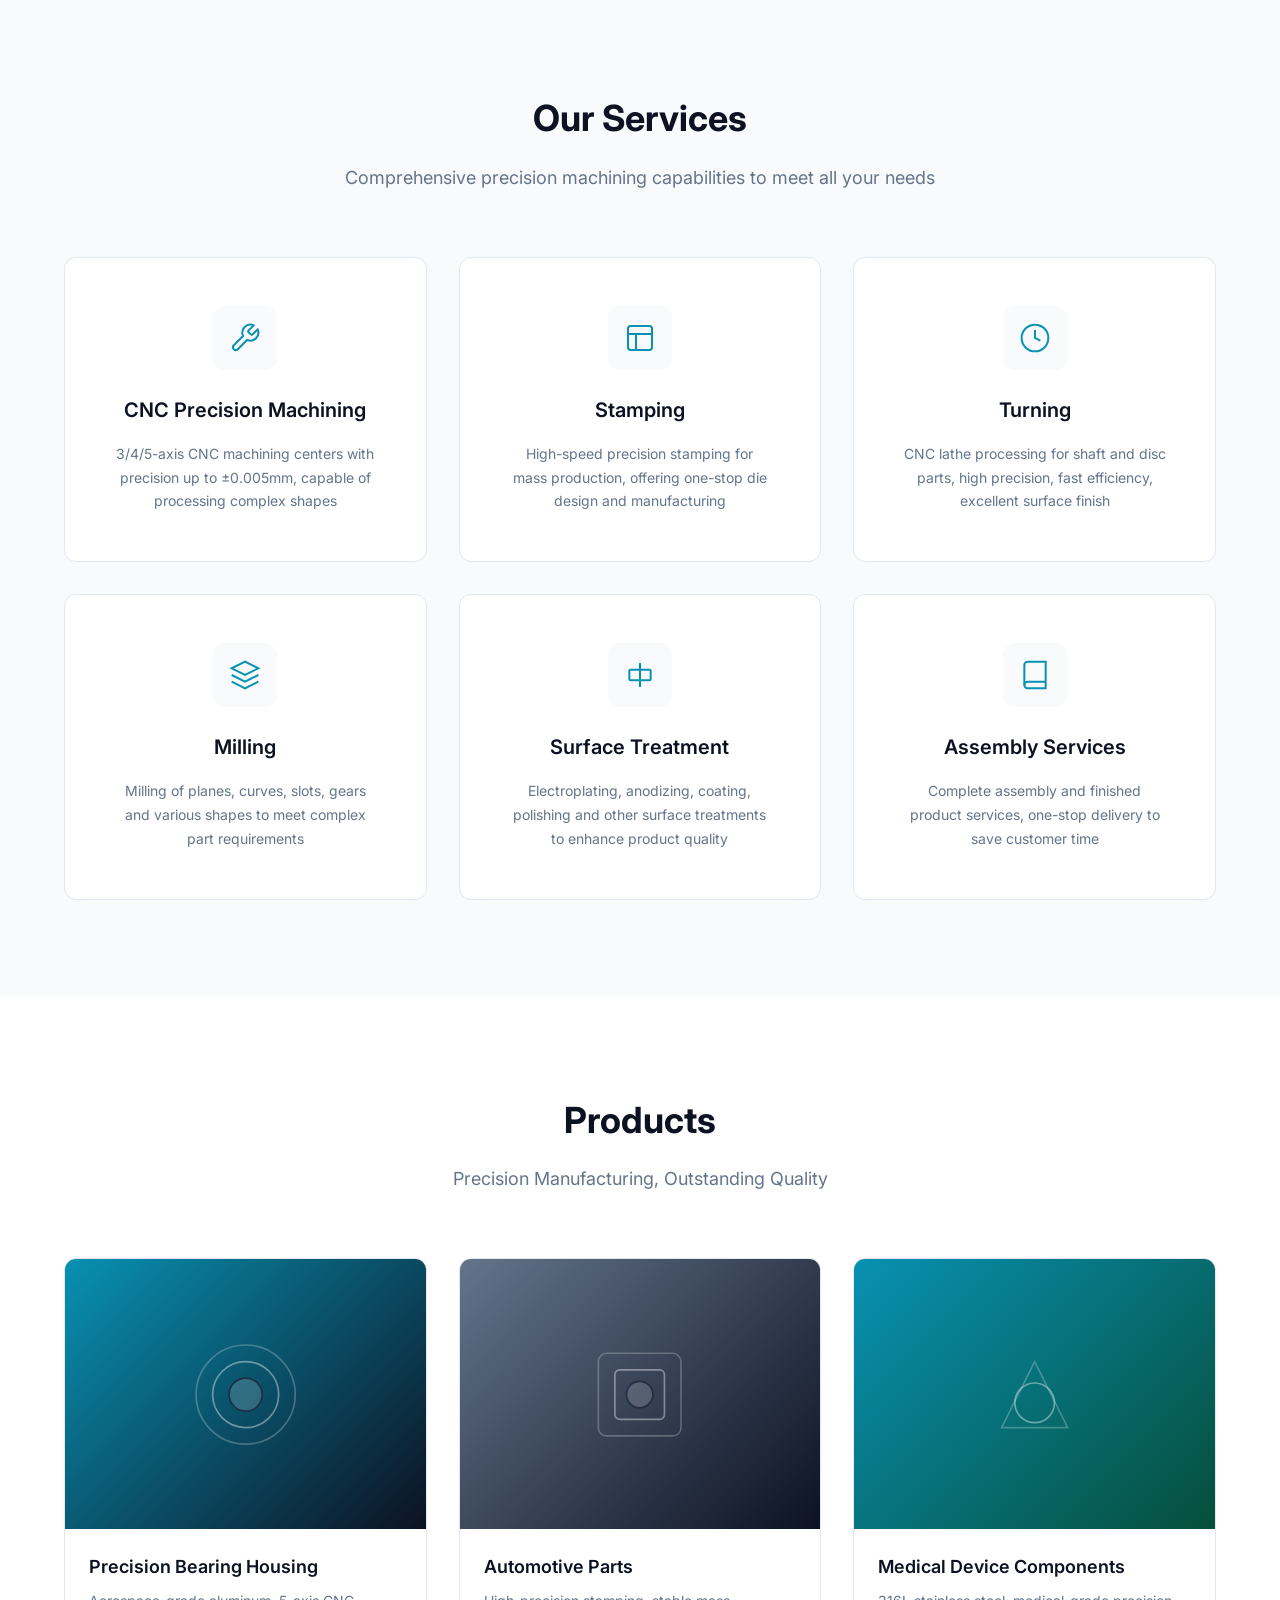
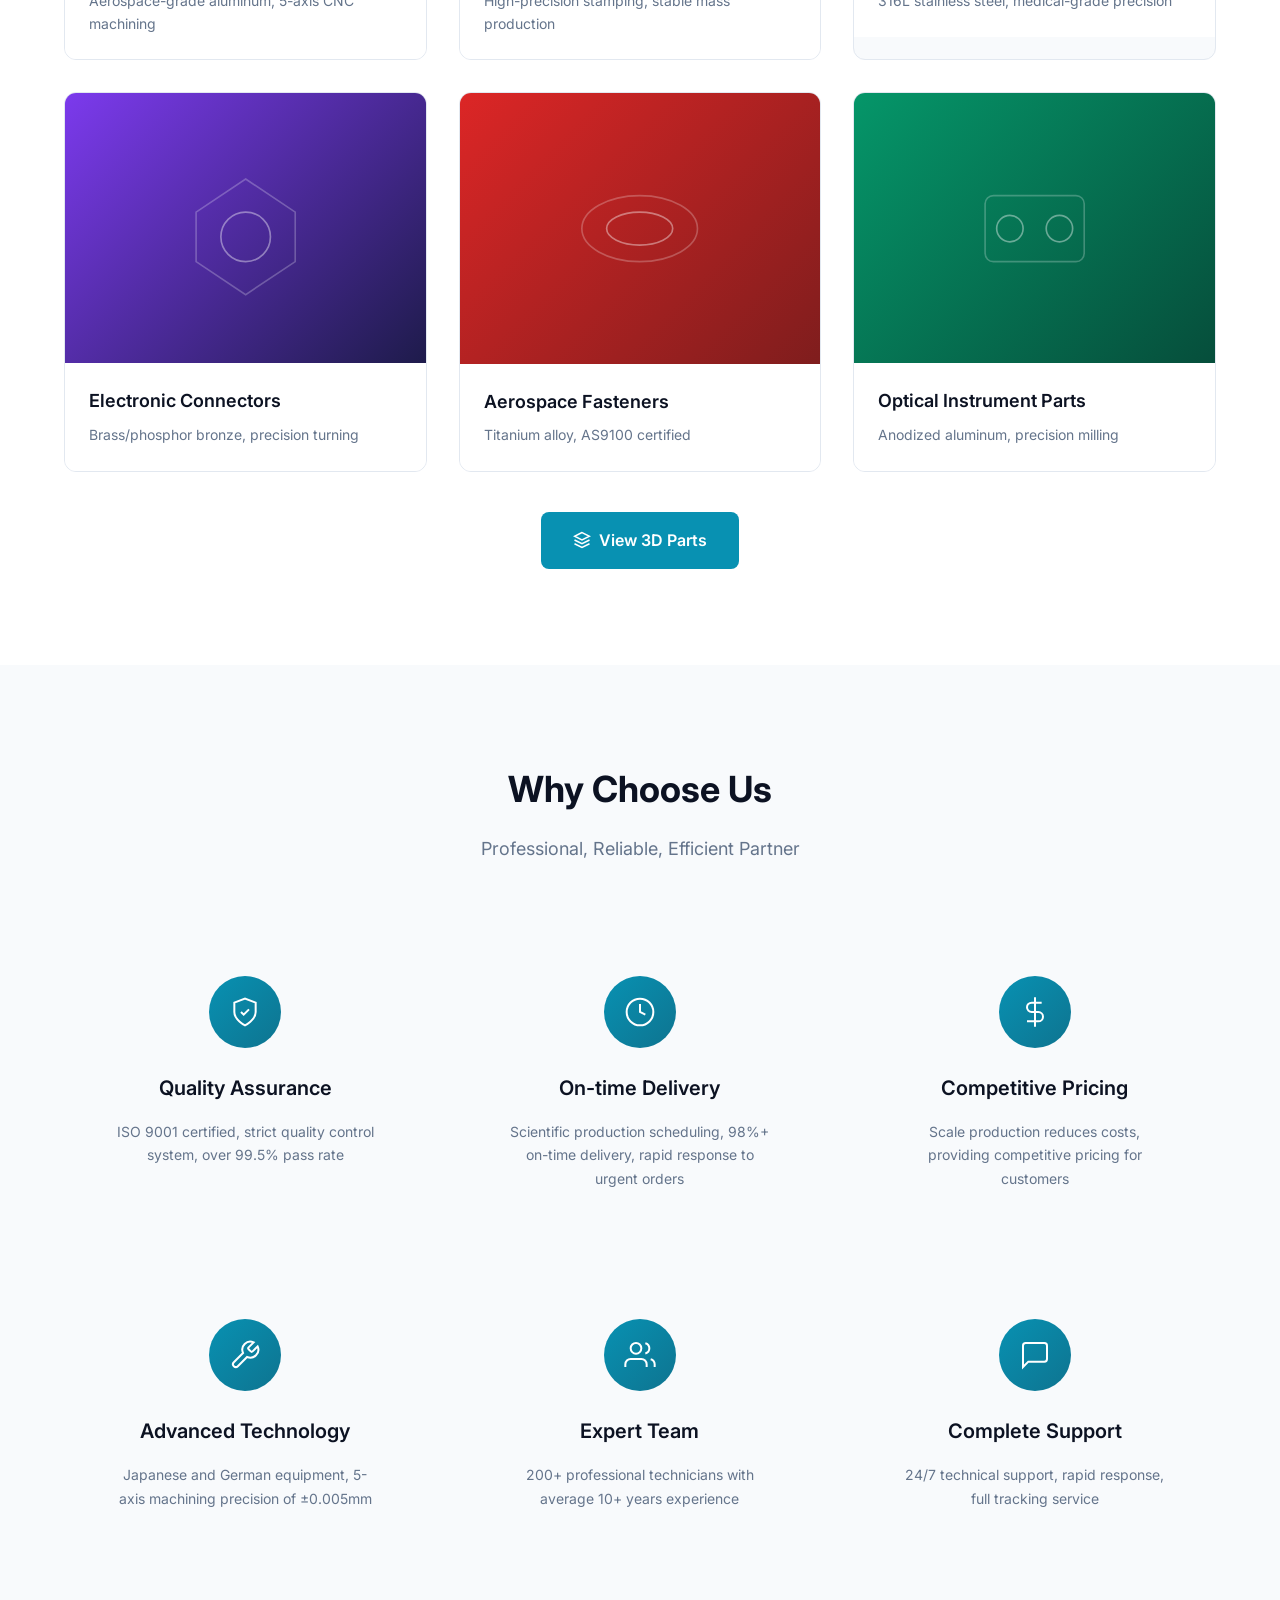
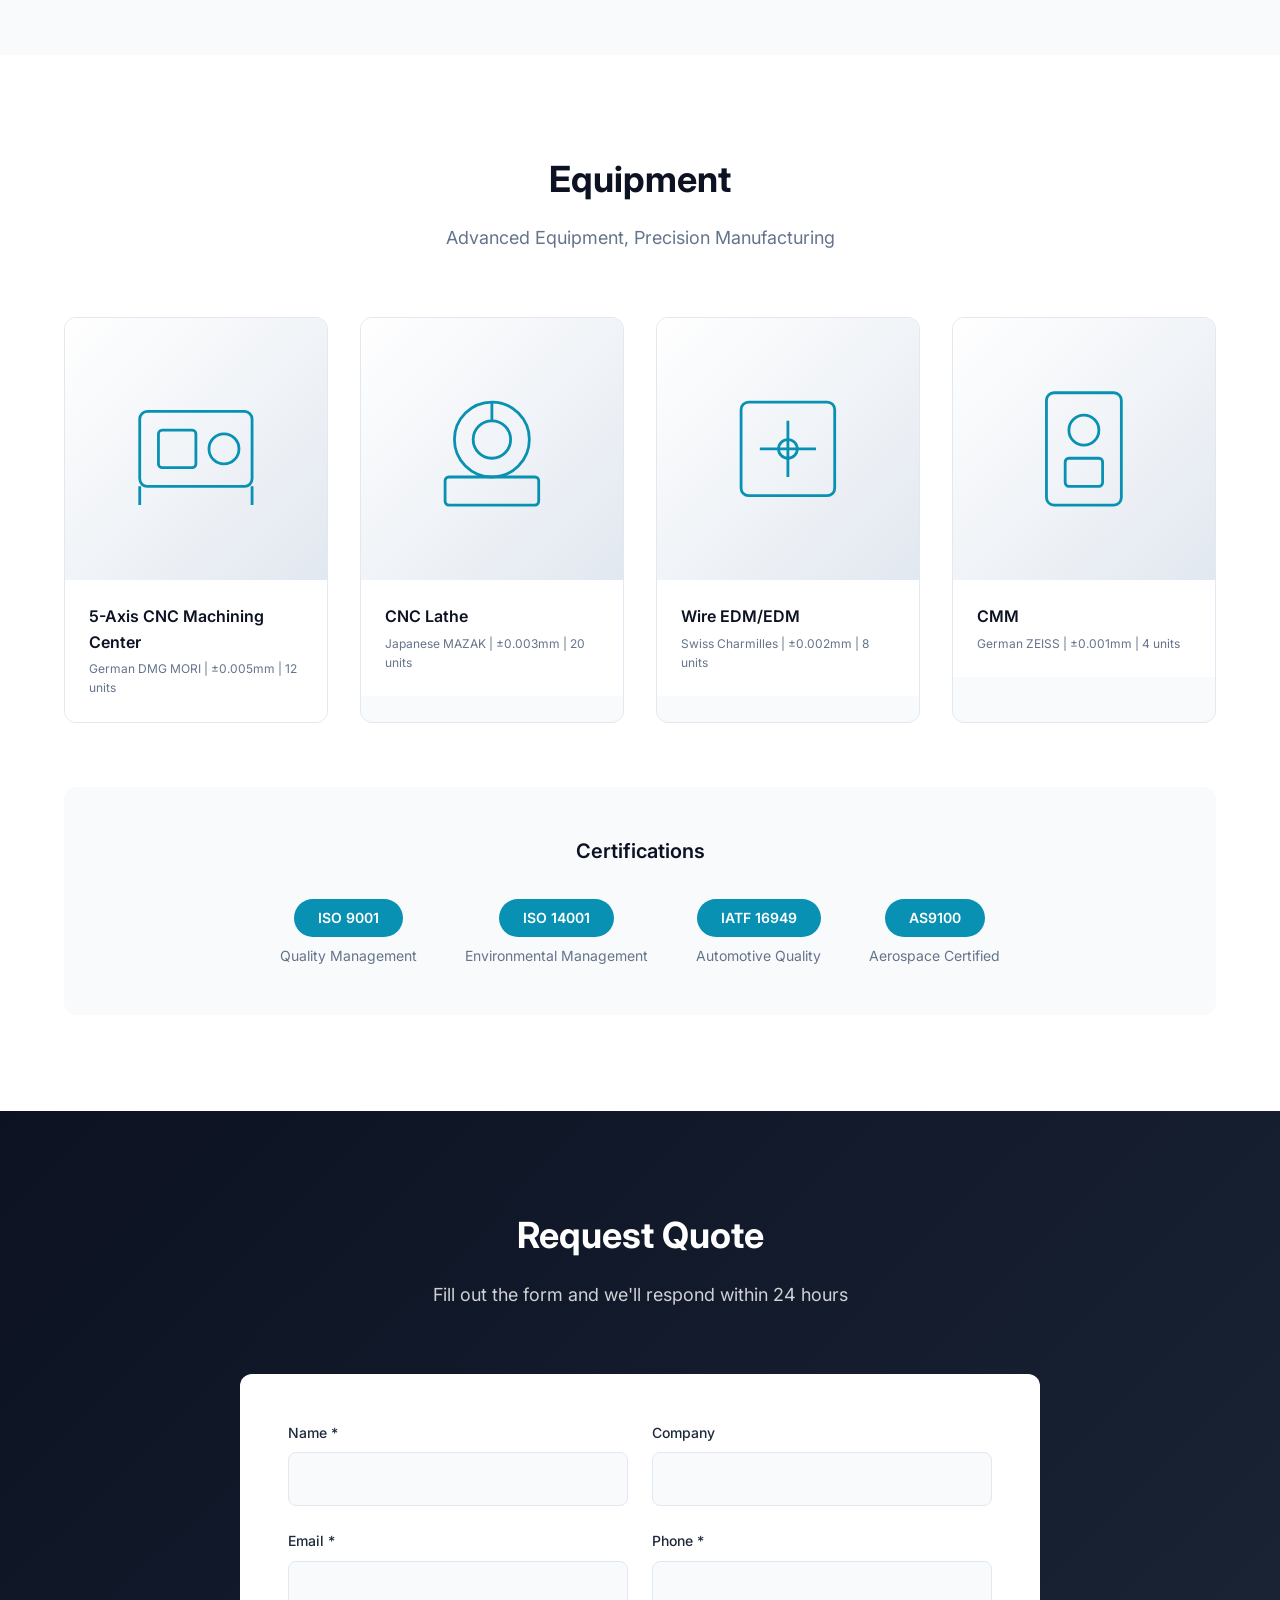
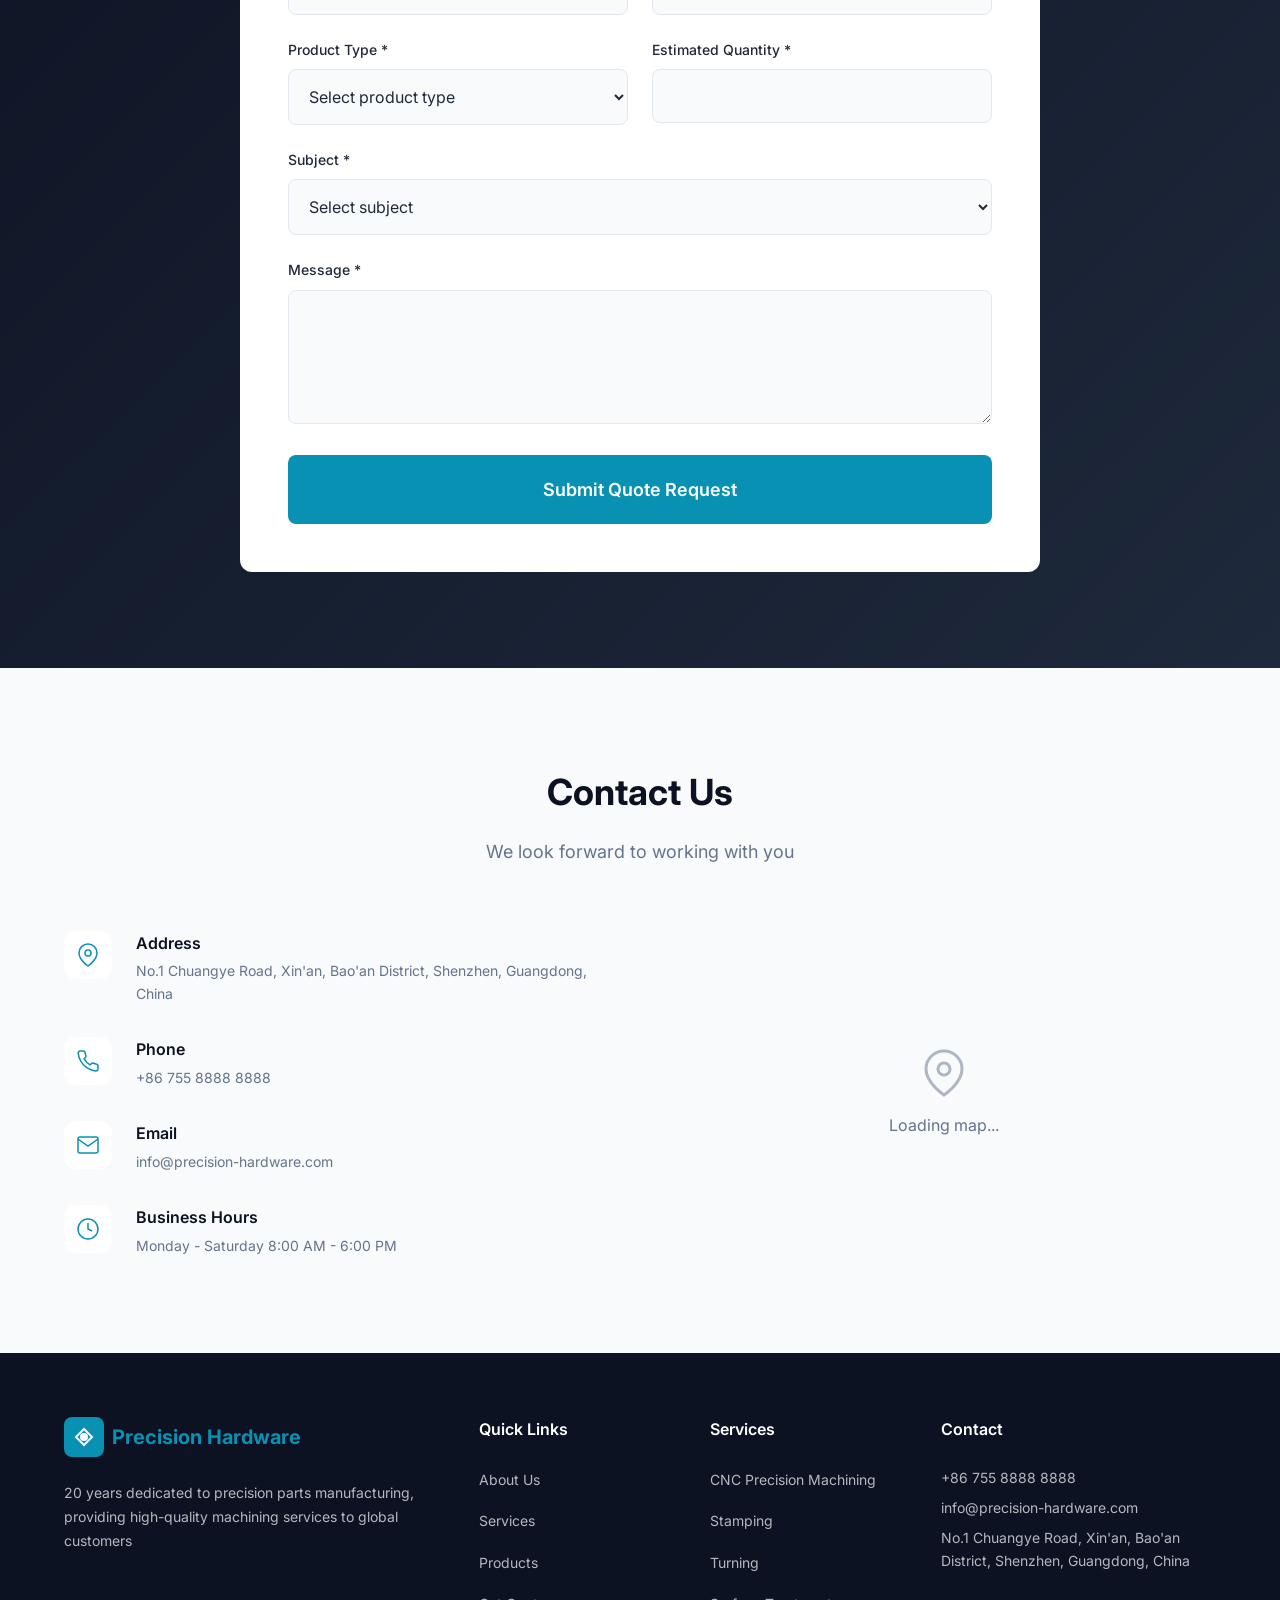
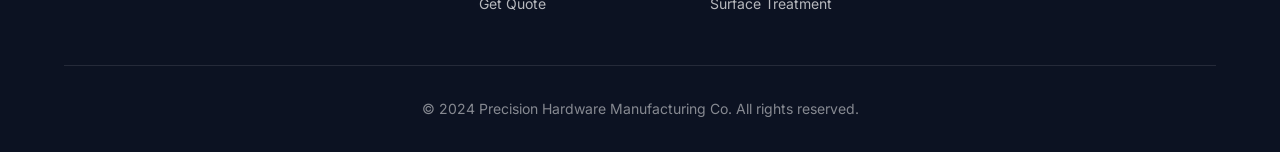
<file: docs/demo/index.html>
<!DOCTYPE html>
<html lang="zh-CN" data-theme="light">
<head>
    <meta charset="UTF-8">
    <meta name="viewport" content="width=device-width, initial-scale=1.0">
    <meta name="description" content="精密五金加工专家 - 20年专注精密零部件制造，CNC加工、冲压、车削、铣削，为全球客户提供一站式解决方案">
    <meta name="keywords" content="五金加工,CNC加工,精密零部件,冲压件,车削加工,铣削加工,金属加工">
    <meta name="author" content="精密五金加工公司">

    <!-- Open Graph -->
    <meta property="og:title" content="精密五金加工专家">
    <meta property="og:description" content="20年专注精密零部件制造，为全球客户提供一站式解决方案">
    <meta property="og:type" content="website">
    <meta property="og:locale" content="zh_CN">
    <meta property="og:locale:alternate" content="en_US">
    <meta property="og:locale:alternate" content="ja_JP">
    <meta property="og:locale:alternate" content="fr_FR">
    <meta property="og:locale:alternate" content="de_DE">

    <!-- Alternate Languages -->
    <link rel="alternate" hreflang="zh-CN" href="?lang=zh-CN">
    <link rel="alternate" hreflang="en" href="?lang=en">
    <link rel="alternate" hreflang="ja" href="?lang=ja">
    <link rel="alternate" hreflang="fr" href="?lang=fr">
    <link rel="alternate" hreflang="de" href="?lang=de">

    <title data-i18n="meta.title">精密五金加工专家 | 20年精密零部件制造</title>

    <!-- Fonts -->
    <link rel="preconnect" href="https://fonts.googleapis.com">
    <link rel="preconnect" href="https://fonts.gstatic.com" crossorigin>
    <link href="https://fonts.googleapis.com/css2?family=Inter:wght@400;500;600;700&family=Noto+Sans+SC:wght@400;500;600;700&display=swap" rel="stylesheet">

    <!-- Styles -->
    <link rel="stylesheet" href="css/style.css">
    <link rel="stylesheet" href="css/dark-theme.css">
    <link rel="stylesheet" href="css/responsive.css">
</head>
<body>
    <!-- Header -->
    <header class="header" id="header">
        <div class="container header-container">
            <a href="#" class="logo">
                <svg class="logo-icon" viewBox="0 0 40 40" fill="none" xmlns="http://www.w3.org/2000/svg">
                    <rect width="40" height="40" rx="8" fill="currentColor"/>
                    <path d="M12 20L20 12L28 20L20 28L12 20Z" stroke="var(--color-bg)" stroke-width="2"/>
                    <circle cx="20" cy="20" r="4" fill="var(--color-bg)"/>
                </svg>
                <span class="logo-text" data-i18n="header.logo">精密五金</span>
            </a>

            <nav class="nav" id="nav">
                <ul class="nav-list">
                    <li><a href="#about" class="nav-link" data-i18n="nav.about">关于我们</a></li>
                    <li><a href="#services" class="nav-link" data-i18n="nav.services">服务项目</a></li>
                    <li><a href="#products" class="nav-link" data-i18n="nav.products">产品展示</a></li>
                    <li><a href="#advantages" class="nav-link" data-i18n="nav.advantages">核心优势</a></li>
                    <li><a href="#equipment" class="nav-link" data-i18n="nav.equipment">设备实力</a></li>
                    <li><a href="#quote" class="nav-link" data-i18n="nav.quote">询价咨询</a></li>
                    <li><a href="#contact" class="nav-link" data-i18n="nav.contact">联系我们</a></li>
                </ul>
            </nav>

            <div class="header-actions">
                <!-- Language Selector -->
                <div class="lang-selector">
                    <button class="lang-btn" id="langBtn" aria-label="Select language">
                        <svg class="icon" viewBox="0 0 24 24" fill="none" stroke="currentColor" stroke-width="2">
                            <circle cx="12" cy="12" r="10"/>
                            <path d="M2 12h20M12 2a15.3 15.3 0 0 1 4 10 15.3 15.3 0 0 1-4 10 15.3 15.3 0 0 1-4-10 15.3 15.3 0 0 1 4-10z"/>
                        </svg>
                        <span id="currentLang">中文</span>
                        <svg class="icon-chevron" viewBox="0 0 24 24" fill="none" stroke="currentColor" stroke-width="2">
                            <path d="M6 9l6 6 6-6"/>
                        </svg>
                    </button>
                    <div class="lang-dropdown" id="langDropdown">
                        <button class="lang-option" data-lang="zh-CN">中文</button>
                        <button class="lang-option" data-lang="en">English</button>
                        <button class="lang-option" data-lang="ja">日本語</button>
                        <button class="lang-option" data-lang="fr">Français</button>
                        <button class="lang-option" data-lang="de">Deutsch</button>
                    </div>
                </div>

                <!-- Theme Toggle -->
                <button class="theme-toggle" id="themeToggle" aria-label="Toggle theme">
                    <svg class="icon icon-sun" viewBox="0 0 24 24" fill="none" stroke="currentColor" stroke-width="2">
                        <circle cx="12" cy="12" r="5"/>
                        <path d="M12 1v2M12 21v2M4.22 4.22l1.42 1.42M18.36 18.36l1.42 1.42M1 12h2M21 12h2M4.22 19.78l1.42-1.42M18.36 5.64l1.42-1.42"/>
                    </svg>
                    <svg class="icon icon-moon" viewBox="0 0 24 24" fill="none" stroke="currentColor" stroke-width="2">
                        <path d="M21 12.79A9 9 0 1 1 11.21 3 7 7 0 0 0 21 12.79z"/>
                    </svg>
                </button>

                <!-- Mobile Menu Toggle -->
                <button class="mobile-menu-toggle" id="mobileMenuToggle" aria-label="Toggle menu">
                    <span class="hamburger"></span>
                </button>
            </div>
        </div>
    </header>

    <!-- Hero Section -->
    <section class="hero" id="hero">
        <div class="hero-bg"></div>
        <div class="hero-overlay"></div>
        <div class="container hero-content">
            <h1 class="hero-title" data-i18n="hero.title">精密五金加工专家</h1>
            <p class="hero-subtitle" data-i18n="hero.subtitle">20年专注精密零部件制造，为全球客户提供一站式解决方案</p>
            <div class="hero-cta">
                <a href="#quote" class="btn btn-primary" data-i18n="hero.cta.quote">立即询价</a>
                <a href="#about" class="btn btn-outline" data-i18n="hero.cta.learn">了解更多</a>
            </div>
        </div>
        <div class="hero-scroll">
            <svg viewBox="0 0 24 24" fill="none" stroke="currentColor" stroke-width="2">
                <path d="M12 5v14M5 12l7 7 7-7"/>
            </svg>
        </div>
    </section>

    <!-- About Section -->
    <section class="section about" id="about">
        <div class="container">
            <div class="section-header">
                <h2 class="section-title" data-i18n="about.title">关于我们</h2>
                <p class="section-subtitle" data-i18n="about.subtitle">专注精密制造，铸就品质基石</p>
            </div>

            <div class="about-content">
                <div class="about-text">
                    <p data-i18n="about.description1">我们是一家专业从事精密五金零部件加工的制造企业，成立于2004年，拥有20年的行业经验。公司占地面积10000平方米，配备先进的CNC加工中心、精密车床、铣床及各类检测设备。</p>
                    <p data-i18n="about.description2">我们服务于汽车、航空航天、医疗器械、电子通信等多个行业，产品远销欧美、日本等30多个国家和地区。始终秉承"精益求精、品质至上"的理念，为客户提供高精度、高品质的零部件加工服务。</p>
                </div>

                <div class="about-stats">
                    <div class="stat-item">
                        <span class="stat-number" data-count="20">0</span>
                        <span class="stat-suffix">+</span>
                        <span class="stat-label" data-i18n="about.stats.years">年行业经验</span>
                    </div>
                    <div class="stat-item">
                        <span class="stat-number" data-count="500">0</span>
                        <span class="stat-suffix">+</span>
                        <span class="stat-label" data-i18n="about.stats.clients">服务客户</span>
                    </div>
                    <div class="stat-item">
                        <span class="stat-number" data-count="1000">0</span>
                        <span class="stat-suffix" data-i18n="about.stats.capacitySuffix">万件</span>
                        <span class="stat-label" data-i18n="about.stats.capacity">年产能</span>
                    </div>
                    <div class="stat-item">
                        <span class="stat-number" data-count="99.5">0</span>
                        <span class="stat-suffix">%</span>
                        <span class="stat-label" data-i18n="about.stats.quality">品质合格率</span>
                    </div>
                </div>
            </div>
        </div>
    </section>

    <!-- Services Section -->
    <section class="section services" id="services">
        <div class="container">
            <div class="section-header">
                <h2 class="section-title" data-i18n="services.title">服务项目</h2>
                <p class="section-subtitle" data-i18n="services.subtitle">全方位精密加工能力，满足您的各种需求</p>
            </div>

            <div class="services-grid">
                <div class="service-card">
                    <div class="service-icon">
                        <svg viewBox="0 0 24 24" fill="none" stroke="currentColor" stroke-width="1.5">
                            <path d="M14.7 6.3a1 1 0 0 0 0 1.4l1.6 1.6a1 1 0 0 0 1.4 0l3.77-3.77a6 6 0 0 1-7.94 7.94l-6.91 6.91a2.12 2.12 0 0 1-3-3l6.91-6.91a6 6 0 0 1 7.94-7.94l-3.76 3.76z"/>
                        </svg>
                    </div>
                    <h3 class="service-title" data-i18n="services.cnc.title">CNC精密加工</h3>
                    <p class="service-desc" data-i18n="services.cnc.desc">3轴/4轴/5轴CNC加工中心，精度可达±0.005mm，可加工各种复杂形状零件</p>
                </div>

                <div class="service-card">
                    <div class="service-icon">
                        <svg viewBox="0 0 24 24" fill="none" stroke="currentColor" stroke-width="1.5">
                            <rect x="3" y="3" width="18" height="18" rx="2"/>
                            <path d="M3 9h18M9 21V9"/>
                        </svg>
                    </div>
                    <h3 class="service-title" data-i18n="services.stamping.title">冲压加工</h3>
                    <p class="service-desc" data-i18n="services.stamping.desc">高速精密冲压，适用于大批量生产，提供模具设计与制造一站式服务</p>
                </div>

                <div class="service-card">
                    <div class="service-icon">
                        <svg viewBox="0 0 24 24" fill="none" stroke="currentColor" stroke-width="1.5">
                            <circle cx="12" cy="12" r="10"/>
                            <path d="M12 6v6l4 2"/>
                        </svg>
                    </div>
                    <h3 class="service-title" data-i18n="services.turning.title">车削加工</h3>
                    <p class="service-desc" data-i18n="services.turning.desc">数控车床加工各类轴类、盘类零件，精度高、效率快、表面光洁度好</p>
                </div>

                <div class="service-card">
                    <div class="service-icon">
                        <svg viewBox="0 0 24 24" fill="none" stroke="currentColor" stroke-width="1.5">
                            <path d="M12 2L2 7l10 5 10-5-10-5z"/>
                            <path d="M2 17l10 5 10-5"/>
                            <path d="M2 12l10 5 10-5"/>
                        </svg>
                    </div>
                    <h3 class="service-title" data-i18n="services.milling.title">铣削加工</h3>
                    <p class="service-desc" data-i18n="services.milling.desc">平面、曲面、槽、齿轮等各种形状的铣削加工，满足复杂零件需求</p>
                </div>

                <div class="service-card">
                    <div class="service-icon">
                        <svg viewBox="0 0 24 24" fill="none" stroke="currentColor" stroke-width="1.5">
                            <path d="M12 3v18"/>
                            <rect x="4" y="8" width="16" height="8" rx="1"/>
                        </svg>
                    </div>
                    <h3 class="service-title" data-i18n="services.surface.title">表面处理</h3>
                    <p class="service-desc" data-i18n="services.surface.desc">电镀、阳极氧化、喷涂、抛光等多种表面处理工艺，提升产品品质</p>
                </div>

                <div class="service-card">
                    <div class="service-icon">
                        <svg viewBox="0 0 24 24" fill="none" stroke="currentColor" stroke-width="1.5">
                            <path d="M4 19.5A2.5 2.5 0 0 1 6.5 17H20"/>
                            <path d="M6.5 2H20v20H6.5A2.5 2.5 0 0 1 4 19.5v-15A2.5 2.5 0 0 1 6.5 2z"/>
                        </svg>
                    </div>
                    <h3 class="service-title" data-i18n="services.assembly.title">组装服务</h3>
                    <p class="service-desc" data-i18n="services.assembly.desc">提供零部件组装、成品装配服务，一站式交付，节省客户时间成本</p>
                </div>
            </div>
        </div>
    </section>

    <!-- Products Section -->
    <section class="section products" id="products">
        <div class="container">
            <div class="section-header">
                <h2 class="section-title" data-i18n="products.title">产品展示</h2>
                <p class="section-subtitle" data-i18n="products.subtitle">精密制造，品质卓越</p>
            </div>

            <div class="products-grid">
                <div class="product-card">
                    <div class="product-image" style="background: linear-gradient(135deg, var(--color-accent) 0%, var(--color-primary) 100%);">
                        <svg viewBox="0 0 100 100" fill="none" stroke="currentColor" stroke-width="1">
                            <circle cx="50" cy="50" r="30" stroke="rgba(255,255,255,0.3)"/>
                            <circle cx="50" cy="50" r="20" stroke="rgba(255,255,255,0.5)"/>
                            <circle cx="50" cy="50" r="10" fill="rgba(255,255,255,0.2)"/>
                        </svg>
                    </div>
                    <div class="product-info">
                        <h3 class="product-title" data-i18n="products.item1.title">精密轴承座</h3>
                        <p class="product-desc" data-i18n="products.item1.desc">航空级铝合金材质，CNC五轴加工</p>
                    </div>
                </div>

                <div class="product-card">
                    <div class="product-image" style="background: linear-gradient(135deg, #64748B 0%, #0C1222 100%);">
                        <svg viewBox="0 0 100 100" fill="none" stroke="currentColor" stroke-width="1">
                            <rect x="25" y="25" width="50" height="50" rx="5" stroke="rgba(255,255,255,0.3)"/>
                            <rect x="35" y="35" width="30" height="30" rx="3" stroke="rgba(255,255,255,0.5)"/>
                            <circle cx="50" cy="50" r="8" fill="rgba(255,255,255,0.2)"/>
                        </svg>
                    </div>
                    <div class="product-info">
                        <h3 class="product-title" data-i18n="products.item2.title">汽车零部件</h3>
                        <p class="product-desc" data-i18n="products.item2.desc">高精度冲压件，批量稳定生产</p>
                    </div>
                </div>

                <div class="product-card">
                    <div class="product-image" style="background: linear-gradient(135deg, #0891B2 0%, #064E3B 100%);">
                        <svg viewBox="0 0 100 100" fill="none" stroke="currentColor" stroke-width="1">
                            <path d="M30 70 L50 30 L70 70 Z" stroke="rgba(255,255,255,0.3)"/>
                            <circle cx="50" cy="55" r="12" stroke="rgba(255,255,255,0.5)"/>
                        </svg>
                    </div>
                    <div class="product-info">
                        <h3 class="product-title" data-i18n="products.item3.title">医疗器械配件</h3>
                        <p class="product-desc" data-i18n="products.item3.desc">不锈钢316L，医疗级精度要求</p>
                    </div>
                </div>

                <div class="product-card">
                    <div class="product-image" style="background: linear-gradient(135deg, #7C3AED 0%, #1E1B4B 100%);">
                        <svg viewBox="0 0 100 100" fill="none" stroke="currentColor" stroke-width="1">
                            <polygon points="50,20 80,40 80,70 50,90 20,70 20,40" stroke="rgba(255,255,255,0.3)"/>
                            <circle cx="50" cy="55" r="15" stroke="rgba(255,255,255,0.5)"/>
                        </svg>
                    </div>
                    <div class="product-info">
                        <h3 class="product-title" data-i18n="products.item4.title">电子连接器</h3>
                        <p class="product-desc" data-i18n="products.item4.desc">黄铜/磷铜材质，高精度车削</p>
                    </div>
                </div>

                <div class="product-card">
                    <div class="product-image" style="background: linear-gradient(135deg, #DC2626 0%, #7F1D1D 100%);">
                        <svg viewBox="0 0 100 100" fill="none" stroke="currentColor" stroke-width="1">
                            <ellipse cx="50" cy="50" rx="35" ry="20" stroke="rgba(255,255,255,0.3)"/>
                            <ellipse cx="50" cy="50" rx="20" ry="10" stroke="rgba(255,255,255,0.5)"/>
                        </svg>
                    </div>
                    <div class="product-info">
                        <h3 class="product-title" data-i18n="products.item5.title">航空紧固件</h3>
                        <p class="product-desc" data-i18n="products.item5.desc">钛合金材质，AS9100认证</p>
                    </div>
                </div>

                <div class="product-card">
                    <div class="product-image" style="background: linear-gradient(135deg, #059669 0%, #064E3B 100%);">
                        <svg viewBox="0 0 100 100" fill="none" stroke="currentColor" stroke-width="1">
                            <rect x="20" y="30" width="60" height="40" rx="5" stroke="rgba(255,255,255,0.3)"/>
                            <circle cx="35" cy="50" r="8" stroke="rgba(255,255,255,0.5)"/>
                            <circle cx="65" cy="50" r="8" stroke="rgba(255,255,255,0.5)"/>
                        </svg>
                    </div>
                    <div class="product-info">
                        <h3 class="product-title" data-i18n="products.item6.title">光学仪器配件</h3>
                        <p class="product-desc" data-i18n="products.item6.desc">铝合金阳极氧化，高精度铣削</p>
                    </div>
                </div>
            </div>

            <!-- 3D Viewer CTA -->
            <div style="text-align:center; margin-top: 2.5rem;">
                <a href="./viewer/" class="btn btn-primary" style="display:inline-flex;align-items:center;gap:0.5rem;text-decoration:none;">
                    <svg width="18" height="18" viewBox="0 0 24 24" fill="none" stroke="currentColor" stroke-width="2">
                        <path d="M12 2L2 7l10 5 10-5-10-5z"/>
                        <path d="M2 17l10 5 10-5"/>
                        <path d="M2 12l10 5 10-5"/>
                    </svg>
                    <span data-i18n="products.viewer3d">查看 3D 零件模型</span>
                </a>
            </div>
        </div>
    </section>

    <!-- Advantages Section -->
    <section class="section advantages" id="advantages">
        <div class="container">
            <div class="section-header">
                <h2 class="section-title" data-i18n="advantages.title">为什么选择我们</h2>
                <p class="section-subtitle" data-i18n="advantages.subtitle">专业、可靠、高效的合作伙伴</p>
            </div>

            <div class="advantages-grid">
                <div class="advantage-item">
                    <div class="advantage-icon">
                        <svg viewBox="0 0 24 24" fill="none" stroke="currentColor" stroke-width="1.5">
                            <path d="M12 22s8-4 8-10V5l-8-3-8 3v7c0 6 8 10 8 10z"/>
                            <path d="M9 12l2 2 4-4"/>
                        </svg>
                    </div>
                    <h3 class="advantage-title" data-i18n="advantages.quality.title">品质保证</h3>
                    <p class="advantage-desc" data-i18n="advantages.quality.desc">ISO 9001认证，严格的品质管控体系，99.5%以上合格率</p>
                </div>

                <div class="advantage-item">
                    <div class="advantage-icon">
                        <svg viewBox="0 0 24 24" fill="none" stroke="currentColor" stroke-width="1.5">
                            <circle cx="12" cy="12" r="10"/>
                            <polyline points="12 6 12 12 16 14"/>
                        </svg>
                    </div>
                    <h3 class="advantage-title" data-i18n="advantages.delivery.title">交期准时</h3>
                    <p class="advantage-desc" data-i18n="advantages.delivery.desc">科学的生产排程，98%以上准时交付率，紧急订单快速响应</p>
                </div>

                <div class="advantage-item">
                    <div class="advantage-icon">
                        <svg viewBox="0 0 24 24" fill="none" stroke="currentColor" stroke-width="1.5">
                            <line x1="12" y1="1" x2="12" y2="23"/>
                            <path d="M17 5H9.5a3.5 3.5 0 0 0 0 7h5a3.5 3.5 0 0 1 0 7H6"/>
                        </svg>
                    </div>
                    <h3 class="advantage-title" data-i18n="advantages.price.title">价格合理</h3>
                    <p class="advantage-desc" data-i18n="advantages.price.desc">规模化生产降低成本，为客户提供具有竞争力的价格方案</p>
                </div>

                <div class="advantage-item">
                    <div class="advantage-icon">
                        <svg viewBox="0 0 24 24" fill="none" stroke="currentColor" stroke-width="1.5">
                            <path d="M14.7 6.3a1 1 0 0 0 0 1.4l1.6 1.6a1 1 0 0 0 1.4 0l3.77-3.77a6 6 0 0 1-7.94 7.94l-6.91 6.91a2.12 2.12 0 0 1-3-3l6.91-6.91a6 6 0 0 1 7.94-7.94l-3.76 3.76z"/>
                        </svg>
                    </div>
                    <h3 class="advantage-title" data-i18n="advantages.tech.title">技术先进</h3>
                    <p class="advantage-desc" data-i18n="advantages.tech.desc">引进日本、德国先进设备，5轴加工精度达±0.005mm</p>
                </div>

                <div class="advantage-item">
                    <div class="advantage-icon">
                        <svg viewBox="0 0 24 24" fill="none" stroke="currentColor" stroke-width="1.5">
                            <path d="M17 21v-2a4 4 0 0 0-4-4H5a4 4 0 0 0-4 4v2"/>
                            <circle cx="9" cy="7" r="4"/>
                            <path d="M23 21v-2a4 4 0 0 0-3-3.87"/>
                            <path d="M16 3.13a4 4 0 0 1 0 7.75"/>
                        </svg>
                    </div>
                    <h3 class="advantage-title" data-i18n="advantages.team.title">专业团队</h3>
                    <p class="advantage-desc" data-i18n="advantages.team.desc">200+专业技术人员，平均从业经验10年以上</p>
                </div>

                <div class="advantage-item">
                    <div class="advantage-icon">
                        <svg viewBox="0 0 24 24" fill="none" stroke="currentColor" stroke-width="1.5">
                            <path d="M21 15a2 2 0 0 1-2 2H7l-4 4V5a2 2 0 0 1 2-2h14a2 2 0 0 1 2 2z"/>
                        </svg>
                    </div>
                    <h3 class="advantage-title" data-i18n="advantages.service.title">售后完善</h3>
                    <p class="advantage-desc" data-i18n="advantages.service.desc">7×24小时技术支持，问题快速响应，全程跟踪服务</p>
                </div>
            </div>
        </div>
    </section>

    <!-- Equipment Section -->
    <section class="section equipment" id="equipment">
        <div class="container">
            <div class="section-header">
                <h2 class="section-title" data-i18n="equipment.title">设备实力</h2>
                <p class="section-subtitle" data-i18n="equipment.subtitle">先进设备，精密制造</p>
            </div>

            <div class="equipment-grid">
                <div class="equipment-card">
                    <div class="equipment-image" style="background: linear-gradient(135deg, var(--color-surface) 0%, var(--color-border) 100%);">
                        <svg viewBox="0 0 80 80" fill="none" stroke="var(--color-accent)" stroke-width="1.5">
                            <rect x="10" y="20" width="60" height="40" rx="4"/>
                            <rect x="20" y="30" width="20" height="20" rx="2"/>
                            <circle cx="55" cy="40" r="8"/>
                            <line x1="10" y1="60" x2="10" y2="70"/>
                            <line x1="70" y1="60" x2="70" y2="70"/>
                        </svg>
                    </div>
                    <div class="equipment-info">
                        <h3 class="equipment-title" data-i18n="equipment.cnc5.title">5轴CNC加工中心</h3>
                        <p class="equipment-spec" data-i18n="equipment.cnc5.spec">德国DMG MORI | 精度±0.005mm | 12台</p>
                    </div>
                </div>

                <div class="equipment-card">
                    <div class="equipment-image" style="background: linear-gradient(135deg, var(--color-surface) 0%, var(--color-border) 100%);">
                        <svg viewBox="0 0 80 80" fill="none" stroke="var(--color-accent)" stroke-width="1.5">
                            <circle cx="40" cy="35" r="20"/>
                            <circle cx="40" cy="35" r="10"/>
                            <rect x="15" y="55" width="50" height="15" rx="2"/>
                            <line x1="40" y1="15" x2="40" y2="25"/>
                        </svg>
                    </div>
                    <div class="equipment-info">
                        <h3 class="equipment-title" data-i18n="equipment.lathe.title">数控车床</h3>
                        <p class="equipment-spec" data-i18n="equipment.lathe.spec">日本MAZAK | 精度±0.003mm | 20台</p>
                    </div>
                </div>

                <div class="equipment-card">
                    <div class="equipment-image" style="background: linear-gradient(135deg, var(--color-surface) 0%, var(--color-border) 100%);">
                        <svg viewBox="0 0 80 80" fill="none" stroke="var(--color-accent)" stroke-width="1.5">
                            <rect x="15" y="15" width="50" height="50" rx="4"/>
                            <path d="M25 40 L55 40"/>
                            <path d="M40 25 L40 55"/>
                            <circle cx="40" cy="40" r="5"/>
                        </svg>
                    </div>
                    <div class="equipment-info">
                        <h3 class="equipment-title" data-i18n="equipment.edm.title">线切割/电火花</h3>
                        <p class="equipment-spec" data-i18n="equipment.edm.spec">瑞士夏米尔 | 精度±0.002mm | 8台</p>
                    </div>
                </div>

                <div class="equipment-card">
                    <div class="equipment-image" style="background: linear-gradient(135deg, var(--color-surface) 0%, var(--color-border) 100%);">
                        <svg viewBox="0 0 80 80" fill="none" stroke="var(--color-accent)" stroke-width="1.5">
                            <rect x="20" y="10" width="40" height="60" rx="4"/>
                            <circle cx="40" cy="30" r="8"/>
                            <rect x="30" y="45" width="20" height="15" rx="2"/>
                        </svg>
                    </div>
                    <div class="equipment-info">
                        <h3 class="equipment-title" data-i18n="equipment.cmm.title">三坐标测量仪</h3>
                        <p class="equipment-spec" data-i18n="equipment.cmm.spec">德国蔡司 | 精度±0.001mm | 4台</p>
                    </div>
                </div>
            </div>

            <div class="certifications">
                <h3 class="cert-title" data-i18n="equipment.certTitle">资质认证</h3>
                <div class="cert-list">
                    <div class="cert-item">
                        <span class="cert-badge">ISO 9001</span>
                        <span class="cert-name" data-i18n="equipment.cert.iso9001">质量管理体系</span>
                    </div>
                    <div class="cert-item">
                        <span class="cert-badge">ISO 14001</span>
                        <span class="cert-name" data-i18n="equipment.cert.iso14001">环境管理体系</span>
                    </div>
                    <div class="cert-item">
                        <span class="cert-badge">IATF 16949</span>
                        <span class="cert-name" data-i18n="equipment.cert.iatf">汽车质量管理</span>
                    </div>
                    <div class="cert-item">
                        <span class="cert-badge">AS9100</span>
                        <span class="cert-name" data-i18n="equipment.cert.as9100">航空航天认证</span>
                    </div>
                </div>
            </div>
        </div>
    </section>

    <!-- Quote Section -->
    <section class="section quote" id="quote">
        <div class="container">
            <div class="section-header">
                <h2 class="section-title" data-i18n="quote.title">询价咨询</h2>
                <p class="section-subtitle" data-i18n="quote.subtitle">填写表单，我们将在24小时内回复您</p>
            </div>

            <form class="quote-form" id="quoteForm" action="https://formspree.io/f/your-form-id" method="POST">
                <div class="form-row">
                    <div class="form-group">
                        <label for="name" data-i18n="quote.form.name">姓名 *</label>
                        <input type="text" id="name" name="name" required>
                    </div>
                    <div class="form-group">
                        <label for="company" data-i18n="quote.form.company">公司名称</label>
                        <input type="text" id="company" name="company">
                    </div>
                </div>

                <div class="form-row">
                    <div class="form-group">
                        <label for="email" data-i18n="quote.form.email">邮箱 *</label>
                        <input type="email" id="email" name="email" required>
                    </div>
                    <div class="form-group">
                        <label for="phone" data-i18n="quote.form.phone">电话 *</label>
                        <input type="tel" id="phone" name="phone" required>
                    </div>
                </div>

                <div class="form-row">
                    <div class="form-group">
                        <label for="productType" data-i18n="quote.form.productType">产品类型 *</label>
                        <select id="productType" name="productType" required>
                            <option value="" data-i18n="quote.form.selectProduct">请选择产品类型</option>
                            <option value="cnc" data-i18n="quote.form.productOptions.cnc">CNC加工</option>
                            <option value="stamping" data-i18n="quote.form.productOptions.stamping">冲压件</option>
                            <option value="turning" data-i18n="quote.form.productOptions.turning">车削件</option>
                            <option value="other" data-i18n="quote.form.productOptions.other">其他</option>
                        </select>
                    </div>
                    <div class="form-group">
                        <label for="quantity" data-i18n="quote.form.quantity">预估数量 *</label>
                        <input type="number" id="quantity" name="quantity" min="1" required>
                    </div>
                </div>

                <div class="form-group">
                    <label for="subject" data-i18n="quote.form.subject">咨询主题 *</label>
                    <select id="subject" name="subject" required>
                        <option value="" data-i18n="quote.form.selectSubject">请选择咨询主题</option>
                        <option value="cooperation" data-i18n="quote.form.subjectOptions.cooperation">合作咨询</option>
                        <option value="technical" data-i18n="quote.form.subjectOptions.technical">技术咨询</option>
                        <option value="aftersales" data-i18n="quote.form.subjectOptions.aftersales">售后服务</option>
                        <option value="other" data-i18n="quote.form.subjectOptions.other">其他</option>
                    </select>
                </div>

                <div class="form-group">
                    <label for="message" data-i18n="quote.form.message">咨询内容 *</label>
                    <textarea id="message" name="message" rows="5" required></textarea>
                </div>

                <button type="submit" class="btn btn-primary btn-submit" data-i18n="quote.form.submit">提交询价</button>

                <div class="form-message" id="formMessage"></div>
            </form>
        </div>
    </section>

    <!-- Contact Section -->
    <section class="section contact" id="contact">
        <div class="container">
            <div class="section-header">
                <h2 class="section-title" data-i18n="contact.title">联系我们</h2>
                <p class="section-subtitle" data-i18n="contact.subtitle">期待与您的合作</p>
            </div>

            <div class="contact-grid">
                <div class="contact-info">
                    <div class="contact-item">
                        <div class="contact-icon">
                            <svg viewBox="0 0 24 24" fill="none" stroke="currentColor" stroke-width="1.5">
                                <path d="M21 10c0 7-9 13-9 13s-9-6-9-13a9 9 0 0 1 18 0z"/>
                                <circle cx="12" cy="10" r="3"/>
                            </svg>
                        </div>
                        <div class="contact-content">
                            <h3 data-i18n="contact.address.label">公司地址</h3>
                            <p data-i18n="contact.address.value">广东省深圳市宝安区新安街道创业一路1号</p>
                        </div>
                    </div>

                    <div class="contact-item">
                        <div class="contact-icon">
                            <svg viewBox="0 0 24 24" fill="none" stroke="currentColor" stroke-width="1.5">
                                <path d="M22 16.92v3a2 2 0 0 1-2.18 2 19.79 19.79 0 0 1-8.63-3.07 19.5 19.5 0 0 1-6-6 19.79 19.79 0 0 1-3.07-8.67A2 2 0 0 1 4.11 2h3a2 2 0 0 1 2 1.72 12.84 12.84 0 0 0 .7 2.81 2 2 0 0 1-.45 2.11L8.09 9.91a16 16 0 0 0 6 6l1.27-1.27a2 2 0 0 1 2.11-.45 12.84 12.84 0 0 0 2.81.7A2 2 0 0 1 22 16.92z"/>
                            </svg>
                        </div>
                        <div class="contact-content">
                            <h3 data-i18n="contact.phone.label">联系电话</h3>
                            <p>+86 755 8888 8888</p>
                        </div>
                    </div>

                    <div class="contact-item">
                        <div class="contact-icon">
                            <svg viewBox="0 0 24 24" fill="none" stroke="currentColor" stroke-width="1.5">
                                <path d="M4 4h16c1.1 0 2 .9 2 2v12c0 1.1-.9 2-2 2H4c-1.1 0-2-.9-2-2V6c0-1.1.9-2 2-2z"/>
                                <polyline points="22,6 12,13 2,6"/>
                            </svg>
                        </div>
                        <div class="contact-content">
                            <h3 data-i18n="contact.email.label">电子邮箱</h3>
                            <p>info@precision-hardware.com</p>
                        </div>
                    </div>

                    <div class="contact-item">
                        <div class="contact-icon">
                            <svg viewBox="0 0 24 24" fill="none" stroke="currentColor" stroke-width="1.5">
                                <circle cx="12" cy="12" r="10"/>
                                <polyline points="12 6 12 12 16 14"/>
                            </svg>
                        </div>
                        <div class="contact-content">
                            <h3 data-i18n="contact.hours.label">工作时间</h3>
                            <p data-i18n="contact.hours.value">周一至周六 8:00 - 18:00</p>
                        </div>
                    </div>
                </div>

                <div class="contact-map">
                    <div class="map-placeholder">
                        <svg viewBox="0 0 24 24" fill="none" stroke="currentColor" stroke-width="1.5">
                            <path d="M21 10c0 7-9 13-9 13s-9-6-9-13a9 9 0 0 1 18 0z"/>
                            <circle cx="12" cy="10" r="3"/>
                        </svg>
                        <p data-i18n="contact.mapPlaceholder">地图加载中...</p>
                    </div>
                </div>
            </div>
        </div>
    </section>

    <!-- Footer -->
    <footer class="footer">
        <div class="container">
            <div class="footer-grid">
                <div class="footer-brand">
                    <a href="#" class="footer-logo">
                        <svg class="logo-icon" viewBox="0 0 40 40" fill="none" xmlns="http://www.w3.org/2000/svg">
                            <rect width="40" height="40" rx="8" fill="currentColor"/>
                            <path d="M12 20L20 12L28 20L20 28L12 20Z" stroke="var(--color-bg)" stroke-width="2"/>
                            <circle cx="20" cy="20" r="4" fill="var(--color-bg)"/>
                        </svg>
                        <span data-i18n="footer.brand">精密五金加工</span>
                    </a>
                    <p class="footer-desc" data-i18n="footer.description">专注精密零部件制造20年，为全球客户提供高品质加工服务</p>
                </div>

                <div class="footer-links">
                    <h4 data-i18n="footer.quickLinks">快速链接</h4>
                    <ul>
                        <li><a href="#about" data-i18n="nav.about">关于我们</a></li>
                        <li><a href="#services" data-i18n="nav.services">服务项目</a></li>
                        <li><a href="#products" data-i18n="nav.products">产品展示</a></li>
                        <li><a href="#quote" data-i18n="nav.quote">询价咨询</a></li>
                    </ul>
                </div>

                <div class="footer-links">
                    <h4 data-i18n="footer.services">服务项目</h4>
                    <ul>
                        <li><a href="#services" data-i18n="services.cnc.title">CNC精密加工</a></li>
                        <li><a href="#services" data-i18n="services.stamping.title">冲压加工</a></li>
                        <li><a href="#services" data-i18n="services.turning.title">车削加工</a></li>
                        <li><a href="#services" data-i18n="services.surface.title">表面处理</a></li>
                    </ul>
                </div>

                <div class="footer-contact">
                    <h4 data-i18n="footer.contactUs">联系方式</h4>
                    <p>+86 755 8888 8888</p>
                    <p>info@precision-hardware.com</p>
                    <p data-i18n="contact.address.value">广东省深圳市宝安区新安街道创业一路1号</p>
                </div>
            </div>

            <div class="footer-bottom">
                <p data-i18n="footer.copyright">&copy; 2024 精密五金加工公司. 保留所有权利.</p>
            </div>
        </div>
    </footer>

    <!-- Scripts -->
    <script src="js/theme.js"></script>
    <script src="js/i18n.js"></script>
    <script src="js/main.js"></script>
</body>
</html>
</file>
<file: demo/css/style.css>
/* ============================================
   CSS Variables - Light Theme (Default)
   ============================================ */
:root {
    /* Colors - Titanium Industrial Theme */
    --color-primary: #0C1222;
    --color-accent: #0891B2;
    --color-accent-hover: #0E7490;
    --color-secondary: #64748B;
    --color-bg: #F8FAFC;
    --color-surface: #FFFFFF;
    --color-text: #1E293B;
    --color-text-muted: #64748B;
    --color-border: #E2E8F0;
    --color-success: #059669;
    --color-error: #DC2626;

    /* Typography */
    --font-sans: 'Inter', 'Noto Sans SC', -apple-system, BlinkMacSystemFont, sans-serif;
    --font-size-xs: 0.75rem;
    --font-size-sm: 0.875rem;
    --font-size-base: 1rem;
    --font-size-lg: 1.125rem;
    --font-size-xl: 1.25rem;
    --font-size-2xl: 1.5rem;
    --font-size-3xl: 1.875rem;
    --font-size-4xl: 2.25rem;
    --font-size-5xl: 3rem;
    --font-size-6xl: 3.75rem;

    /* Spacing */
    --spacing-xs: 0.25rem;
    --spacing-sm: 0.5rem;
    --spacing-md: 1rem;
    --spacing-lg: 1.5rem;
    --spacing-xl: 2rem;
    --spacing-2xl: 3rem;
    --spacing-3xl: 4rem;
    --spacing-4xl: 6rem;

    /* Border Radius */
    --radius-sm: 0.25rem;
    --radius-md: 0.5rem;
    --radius-lg: 0.75rem;
    --radius-xl: 1rem;
    --radius-full: 9999px;

    /* Shadows */
    --shadow-sm: 0 1px 2px 0 rgba(0, 0, 0, 0.05);
    --shadow-md: 0 4px 6px -1px rgba(0, 0, 0, 0.1), 0 2px 4px -1px rgba(0, 0, 0, 0.06);
    --shadow-lg: 0 10px 15px -3px rgba(0, 0, 0, 0.1), 0 4px 6px -2px rgba(0, 0, 0, 0.05);
    --shadow-xl: 0 20px 25px -5px rgba(0, 0, 0, 0.1), 0 10px 10px -5px rgba(0, 0, 0, 0.04);

    /* Transitions */
    --transition-fast: 150ms ease;
    --transition-base: 300ms ease;
    --transition-slow: 500ms ease;

    /* Header Height */
    --header-height: 72px;
}

/* ============================================
   Reset & Base Styles
   ============================================ */
*, *::before, *::after {
    box-sizing: border-box;
    margin: 0;
    padding: 0;
}

html {
    scroll-behavior: smooth;
    scroll-padding-top: var(--header-height);
}

body {
    font-family: var(--font-sans);
    font-size: var(--font-size-base);
    line-height: 1.6;
    color: var(--color-text);
    background-color: var(--color-bg);
    -webkit-font-smoothing: antialiased;
    -moz-osx-font-smoothing: grayscale;
    transition: background-color var(--transition-base), color var(--transition-base);
}

a {
    color: inherit;
    text-decoration: none;
    transition: color var(--transition-fast);
}

img {
    max-width: 100%;
    height: auto;
    display: block;
}

ul, ol {
    list-style: none;
}

button {
    font-family: inherit;
    cursor: pointer;
    border: none;
    background: none;
}

input, select, textarea {
    font-family: inherit;
    font-size: inherit;
}

/* ============================================
   Utility Classes
   ============================================ */
.container {
    width: 100%;
    max-width: 1200px;
    margin: 0 auto;
    padding: 0 var(--spacing-lg);
}

.section {
    padding: var(--spacing-4xl) 0;
}

.section-header {
    text-align: center;
    margin-bottom: var(--spacing-3xl);
}

.section-title {
    font-size: var(--font-size-4xl);
    font-weight: 700;
    color: var(--color-primary);
    margin-bottom: var(--spacing-md);
}

.section-subtitle {
    font-size: var(--font-size-lg);
    color: var(--color-text-muted);
    max-width: 600px;
    margin: 0 auto;
}

/* ============================================
   Buttons
   ============================================ */
.btn {
    display: inline-flex;
    align-items: center;
    justify-content: center;
    padding: var(--spacing-md) var(--spacing-xl);
    font-size: var(--font-size-base);
    font-weight: 600;
    border-radius: var(--radius-md);
    transition: all var(--transition-fast);
    cursor: pointer;
}

.btn-primary {
    background-color: var(--color-accent);
    color: #FFFFFF;
}

.btn-primary:hover {
    background-color: var(--color-accent-hover);
    transform: translateY(-2px);
    box-shadow: var(--shadow-lg);
}

.btn-outline {
    background-color: transparent;
    color: var(--color-accent);
    border: 2px solid var(--color-accent);
}

.btn-outline:hover {
    background-color: var(--color-accent);
    color: #FFFFFF;
}

/* ============================================
   Header
   ============================================ */
.header {
    position: fixed;
    top: 0;
    left: 0;
    right: 0;
    height: var(--header-height);
    background-color: var(--color-surface);
    border-bottom: 1px solid var(--color-border);
    z-index: 1000;
    transition: all var(--transition-base);
}

.header.scrolled {
    box-shadow: var(--shadow-md);
}

.header-container {
    display: flex;
    align-items: center;
    justify-content: space-between;
    height: 100%;
}

/* Logo */
.logo {
    display: flex;
    align-items: center;
    gap: var(--spacing-sm);
    color: var(--color-accent);
    font-weight: 700;
    font-size: var(--font-size-xl);
}

.logo-icon {
    width: 40px;
    height: 40px;
}

.logo-text {
    color: var(--color-primary);
}

/* Navigation */
.nav {
    display: flex;
}

.nav-list {
    display: flex;
    gap: var(--spacing-lg);
}

.nav-link {
    font-size: var(--font-size-sm);
    font-weight: 500;
    color: var(--color-text);
    padding: var(--spacing-sm) 0;
    position: relative;
}

.nav-link::after {
    content: '';
    position: absolute;
    bottom: 0;
    left: 0;
    width: 0;
    height: 2px;
    background-color: var(--color-accent);
    transition: width var(--transition-fast);
}

.nav-link:hover {
    color: var(--color-accent);
}

.nav-link:hover::after {
    width: 100%;
}

/* Header Actions */
.header-actions {
    display: flex;
    align-items: center;
    gap: var(--spacing-md);
}

/* Language Selector */
.lang-selector {
    position: relative;
}

.lang-btn {
    display: flex;
    align-items: center;
    gap: var(--spacing-xs);
    padding: var(--spacing-sm) var(--spacing-md);
    font-size: var(--font-size-sm);
    color: var(--color-text);
    border: 1px solid var(--color-border);
    border-radius: var(--radius-md);
    background-color: var(--color-surface);
    transition: all var(--transition-fast);
}

.lang-btn:hover {
    border-color: var(--color-accent);
}

.lang-btn .icon {
    width: 16px;
    height: 16px;
}

.lang-btn .icon-chevron {
    width: 14px;
    height: 14px;
    transition: transform var(--transition-fast);
}

.lang-selector.open .icon-chevron {
    transform: rotate(180deg);
}

.lang-dropdown {
    position: absolute;
    top: calc(100% + 4px);
    right: 0;
    min-width: 120px;
    background-color: var(--color-surface);
    border: 1px solid var(--color-border);
    border-radius: var(--radius-md);
    box-shadow: var(--shadow-lg);
    opacity: 0;
    pointer-events: none;
    transform: translateY(-10px);
    transition: opacity var(--transition-fast), transform var(--transition-fast);
}

.lang-selector.open .lang-dropdown {
    opacity: 1;
    pointer-events: auto;
    transform: translateY(0);
}

.lang-option {
    display: block;
    width: 100%;
    padding: var(--spacing-sm) var(--spacing-md);
    font-size: var(--font-size-sm);
    color: var(--color-text);
    text-align: left;
    transition: background-color var(--transition-fast);
}

.lang-option:hover {
    background-color: var(--color-bg);
}

.lang-option.active {
    color: var(--color-accent);
    background-color: var(--color-bg);
}

/* Theme Toggle */
.theme-toggle {
    display: flex;
    align-items: center;
    justify-content: center;
    width: 40px;
    height: 40px;
    border-radius: var(--radius-md);
    color: var(--color-text);
    transition: all var(--transition-fast);
}

.theme-toggle:hover {
    background-color: var(--color-bg);
    color: var(--color-accent);
}

.theme-toggle .icon {
    width: 20px;
    height: 20px;
}

.theme-toggle .icon-moon {
    display: none;
}

[data-theme="dark"] .theme-toggle .icon-sun {
    display: none;
}

[data-theme="dark"] .theme-toggle .icon-moon {
    display: block;
}

/* Mobile Menu Toggle */
.mobile-menu-toggle {
    display: none;
    width: 40px;
    height: 40px;
    align-items: center;
    justify-content: center;
}

.hamburger {
    width: 24px;
    height: 2px;
    background-color: var(--color-text);
    position: relative;
    transition: all var(--transition-fast);
}

.hamburger::before,
.hamburger::after {
    content: '';
    position: absolute;
    width: 100%;
    height: 100%;
    background-color: var(--color-text);
    transition: all var(--transition-fast);
}

.hamburger::before {
    top: -8px;
}

.hamburger::after {
    top: 8px;
}

.mobile-menu-toggle.active .hamburger {
    background-color: transparent;
}

.mobile-menu-toggle.active .hamburger::before {
    top: 0;
    transform: rotate(45deg);
}

.mobile-menu-toggle.active .hamburger::after {
    top: 0;
    transform: rotate(-45deg);
}

/* ============================================
   Hero Section
   ============================================ */
.hero {
    position: relative;
    min-height: 100vh;
    display: flex;
    align-items: center;
    justify-content: center;
    overflow: hidden;
}

.hero-bg {
    position: absolute;
    inset: 0;
    background: linear-gradient(135deg, #0C1222 0%, #1E293B 50%, #0891B2 100%);
    background-size: 200% 200%;
    animation: gradientShift 15s ease infinite;
}

@keyframes gradientShift {
    0%, 100% { background-position: 0% 50%; }
    50% { background-position: 100% 50%; }
}

.hero-bg::before {
    content: '';
    position: absolute;
    inset: 0;
    background-image:
        radial-gradient(circle at 20% 80%, rgba(8, 145, 178, 0.3) 0%, transparent 50%),
        radial-gradient(circle at 80% 20%, rgba(8, 145, 178, 0.2) 0%, transparent 50%);
}

.hero-overlay {
    position: absolute;
    inset: 0;
    background: rgba(12, 18, 34, 0.4);
}

.hero-content {
    position: relative;
    z-index: 1;
    text-align: center;
    color: #FFFFFF;
    padding: var(--spacing-xl);
}

.hero-title {
    font-size: var(--font-size-6xl);
    font-weight: 700;
    margin-bottom: var(--spacing-lg);
    animation: fadeInUp 0.8s ease;
}

.hero-subtitle {
    font-size: var(--font-size-xl);
    opacity: 0.9;
    max-width: 600px;
    margin: 0 auto var(--spacing-2xl);
    animation: fadeInUp 0.8s ease 0.2s backwards;
}

.hero-cta {
    display: flex;
    gap: var(--spacing-md);
    justify-content: center;
    animation: fadeInUp 0.8s ease 0.4s backwards;
}

.hero-cta .btn-outline {
    color: #FFFFFF;
    border-color: #FFFFFF;
}

.hero-cta .btn-outline:hover {
    background-color: #FFFFFF;
    color: var(--color-primary);
}

.hero-scroll {
    position: absolute;
    bottom: var(--spacing-2xl);
    left: 50%;
    transform: translateX(-50%);
    color: #FFFFFF;
    opacity: 0.6;
    animation: bounce 2s infinite;
}

.hero-scroll svg {
    width: 32px;
    height: 32px;
}

@keyframes fadeInUp {
    from {
        opacity: 0;
        transform: translateY(30px);
    }
    to {
        opacity: 1;
        transform: translateY(0);
    }
}

@keyframes bounce {
    0%, 100% { transform: translateX(-50%) translateY(0); }
    50% { transform: translateX(-50%) translateY(10px); }
}

/* ============================================
   About Section
   ============================================ */
.about {
    background-color: var(--color-surface);
}

.about-content {
    display: grid;
    grid-template-columns: 1fr 1fr;
    gap: var(--spacing-3xl);
    align-items: center;
}

.about-text p {
    margin-bottom: var(--spacing-lg);
    color: var(--color-text-muted);
    line-height: 1.8;
}

.about-text p:last-child {
    margin-bottom: 0;
}

.about-stats {
    display: grid;
    grid-template-columns: repeat(2, 1fr);
    gap: var(--spacing-xl);
}

.stat-item {
    text-align: center;
    padding: var(--spacing-xl);
    background-color: var(--color-bg);
    border-radius: var(--radius-lg);
    transition: transform var(--transition-fast), box-shadow var(--transition-fast);
}

.stat-item:hover {
    transform: translateY(-4px);
    box-shadow: var(--shadow-lg);
}

.stat-number {
    font-size: var(--font-size-4xl);
    font-weight: 700;
    color: var(--color-accent);
    display: inline;
}

.stat-suffix {
    font-size: var(--font-size-2xl);
    font-weight: 700;
    color: var(--color-accent);
}

.stat-label {
    display: block;
    font-size: var(--font-size-sm);
    color: var(--color-text-muted);
    margin-top: var(--spacing-sm);
}

/* ============================================
   Services Section
   ============================================ */
.services {
    background-color: var(--color-bg);
}

.services-grid {
    display: grid;
    grid-template-columns: repeat(3, 1fr);
    gap: var(--spacing-xl);
}

.service-card {
    background-color: var(--color-surface);
    padding: var(--spacing-2xl);
    border-radius: var(--radius-lg);
    text-align: center;
    transition: transform var(--transition-fast), box-shadow var(--transition-fast);
    border: 1px solid var(--color-border);
}

.service-card:hover {
    transform: translateY(-8px);
    box-shadow: var(--shadow-xl);
}

.service-icon {
    width: 64px;
    height: 64px;
    margin: 0 auto var(--spacing-lg);
    display: flex;
    align-items: center;
    justify-content: center;
    background-color: var(--color-bg);
    border-radius: var(--radius-lg);
    color: var(--color-accent);
}

.service-icon svg {
    width: 32px;
    height: 32px;
}

.service-title {
    font-size: var(--font-size-xl);
    font-weight: 600;
    color: var(--color-primary);
    margin-bottom: var(--spacing-md);
}

.service-desc {
    font-size: var(--font-size-sm);
    color: var(--color-text-muted);
    line-height: 1.7;
}

/* ============================================
   Products Section
   ============================================ */
.products {
    background-color: var(--color-surface);
}

.products-grid {
    display: grid;
    grid-template-columns: repeat(3, 1fr);
    gap: var(--spacing-xl);
}

.product-card {
    background-color: var(--color-bg);
    border-radius: var(--radius-lg);
    overflow: hidden;
    transition: transform var(--transition-fast), box-shadow var(--transition-fast);
    border: 1px solid var(--color-border);
}

.product-card:hover {
    transform: translateY(-8px);
    box-shadow: var(--shadow-xl);
}

.product-image {
    aspect-ratio: 4/3;
    display: flex;
    align-items: center;
    justify-content: center;
    padding: var(--spacing-xl);
}

.product-image svg {
    width: 80%;
    height: 80%;
    opacity: 0.8;
}

.product-info {
    padding: var(--spacing-lg);
    background-color: var(--color-surface);
}

.product-title {
    font-size: var(--font-size-lg);
    font-weight: 600;
    color: var(--color-primary);
    margin-bottom: var(--spacing-sm);
}

.product-desc {
    font-size: var(--font-size-sm);
    color: var(--color-text-muted);
}

/* ============================================
   Advantages Section
   ============================================ */
.advantages {
    background-color: var(--color-bg);
}

.advantages-grid {
    display: grid;
    grid-template-columns: repeat(3, 1fr);
    gap: var(--spacing-xl);
}

.advantage-item {
    text-align: center;
    padding: var(--spacing-2xl);
}

.advantage-icon {
    width: 72px;
    height: 72px;
    margin: 0 auto var(--spacing-lg);
    display: flex;
    align-items: center;
    justify-content: center;
    background: linear-gradient(135deg, var(--color-accent) 0%, var(--color-accent-hover) 100%);
    border-radius: var(--radius-full);
    color: #FFFFFF;
    transition: transform var(--transition-fast);
}

.advantage-item:hover .advantage-icon {
    transform: scale(1.1);
}

.advantage-icon svg {
    width: 32px;
    height: 32px;
}

.advantage-title {
    font-size: var(--font-size-xl);
    font-weight: 600;
    color: var(--color-primary);
    margin-bottom: var(--spacing-md);
}

.advantage-desc {
    font-size: var(--font-size-sm);
    color: var(--color-text-muted);
    line-height: 1.7;
}

/* ============================================
   Equipment Section
   ============================================ */
.equipment {
    background-color: var(--color-surface);
}

.equipment-grid {
    display: grid;
    grid-template-columns: repeat(4, 1fr);
    gap: var(--spacing-xl);
    margin-bottom: var(--spacing-3xl);
}

.equipment-card {
    background-color: var(--color-bg);
    border-radius: var(--radius-lg);
    overflow: hidden;
    transition: transform var(--transition-fast), box-shadow var(--transition-fast);
    border: 1px solid var(--color-border);
}

.equipment-card:hover {
    transform: translateY(-4px);
    box-shadow: var(--shadow-lg);
}

.equipment-image {
    aspect-ratio: 1;
    display: flex;
    align-items: center;
    justify-content: center;
    padding: var(--spacing-lg);
}

.equipment-image svg {
    width: 70%;
    height: 70%;
}

.equipment-info {
    padding: var(--spacing-lg);
    background-color: var(--color-surface);
}

.equipment-title {
    font-size: var(--font-size-base);
    font-weight: 600;
    color: var(--color-primary);
    margin-bottom: var(--spacing-xs);
}

.equipment-spec {
    font-size: var(--font-size-xs);
    color: var(--color-text-muted);
}

/* Certifications */
.certifications {
    text-align: center;
    padding: var(--spacing-2xl);
    background-color: var(--color-bg);
    border-radius: var(--radius-lg);
}

.cert-title {
    font-size: var(--font-size-xl);
    font-weight: 600;
    color: var(--color-primary);
    margin-bottom: var(--spacing-xl);
}

.cert-list {
    display: flex;
    justify-content: center;
    gap: var(--spacing-2xl);
    flex-wrap: wrap;
}

.cert-item {
    display: flex;
    flex-direction: column;
    align-items: center;
    gap: var(--spacing-sm);
}

.cert-badge {
    display: inline-flex;
    align-items: center;
    justify-content: center;
    padding: var(--spacing-sm) var(--spacing-lg);
    background-color: var(--color-accent);
    color: #FFFFFF;
    font-size: var(--font-size-sm);
    font-weight: 600;
    border-radius: var(--radius-full);
}

.cert-name {
    font-size: var(--font-size-sm);
    color: var(--color-text-muted);
}

/* ============================================
   Quote Section
   ============================================ */
.quote {
    background: linear-gradient(135deg, var(--color-primary) 0%, #1E293B 100%);
    color: #FFFFFF;
}

.quote .section-title {
    color: #FFFFFF;
}

.quote .section-subtitle {
    color: rgba(255, 255, 255, 0.8);
}

.quote-form {
    max-width: 800px;
    margin: 0 auto;
    background-color: var(--color-surface);
    padding: var(--spacing-2xl);
    border-radius: var(--radius-lg);
    color: var(--color-text);
}

.form-row {
    display: grid;
    grid-template-columns: 1fr 1fr;
    gap: var(--spacing-lg);
}

.form-group {
    margin-bottom: var(--spacing-lg);
}

.form-group label {
    display: block;
    font-size: var(--font-size-sm);
    font-weight: 500;
    color: var(--color-text);
    margin-bottom: var(--spacing-sm);
}

.form-group input,
.form-group select,
.form-group textarea {
    width: 100%;
    padding: var(--spacing-md);
    border: 1px solid var(--color-border);
    border-radius: var(--radius-md);
    background-color: var(--color-bg);
    color: var(--color-text);
    transition: border-color var(--transition-fast), box-shadow var(--transition-fast);
}

.form-group input:focus,
.form-group select:focus,
.form-group textarea:focus {
    outline: none;
    border-color: var(--color-accent);
    box-shadow: 0 0 0 3px rgba(8, 145, 178, 0.1);
}

.form-group textarea {
    resize: vertical;
    min-height: 120px;
}

.btn-submit {
    width: 100%;
    padding: var(--spacing-lg);
    font-size: var(--font-size-lg);
}

.form-message {
    margin-top: var(--spacing-lg);
    padding: var(--spacing-md);
    border-radius: var(--radius-md);
    text-align: center;
    display: none;
}

.form-message.success {
    display: block;
    background-color: rgba(5, 150, 105, 0.1);
    color: var(--color-success);
    border: 1px solid var(--color-success);
}

.form-message.error {
    display: block;
    background-color: rgba(220, 38, 38, 0.1);
    color: var(--color-error);
    border: 1px solid var(--color-error);
}

/* ============================================
   Contact Section
   ============================================ */
.contact {
    background-color: var(--color-bg);
}

.contact-grid {
    display: grid;
    grid-template-columns: 1fr 1fr;
    gap: var(--spacing-3xl);
}

.contact-info {
    display: flex;
    flex-direction: column;
    gap: var(--spacing-xl);
}

.contact-item {
    display: flex;
    gap: var(--spacing-lg);
    align-items: flex-start;
}

.contact-icon {
    width: 48px;
    height: 48px;
    min-width: 48px;
    display: flex;
    align-items: center;
    justify-content: center;
    background-color: var(--color-surface);
    border-radius: var(--radius-lg);
    color: var(--color-accent);
}

.contact-icon svg {
    width: 24px;
    height: 24px;
}

.contact-content h3 {
    font-size: var(--font-size-base);
    font-weight: 600;
    color: var(--color-primary);
    margin-bottom: var(--spacing-xs);
}

.contact-content p {
    font-size: var(--font-size-sm);
    color: var(--color-text-muted);
}

.contact-map {
    background-color: var(--color-surface);
    border-radius: var(--radius-lg);
    overflow: hidden;
    min-height: 300px;
}

.map-placeholder {
    width: 100%;
    height: 100%;
    min-height: 300px;
    display: flex;
    flex-direction: column;
    align-items: center;
    justify-content: center;
    gap: var(--spacing-md);
    color: var(--color-text-muted);
    background-color: var(--color-bg);
}

.map-placeholder svg {
    width: 48px;
    height: 48px;
    opacity: 0.5;
}

/* ============================================
   Footer
   ============================================ */
.footer {
    background-color: var(--color-primary);
    color: #FFFFFF;
    padding: var(--spacing-3xl) 0 var(--spacing-xl);
}

.footer-grid {
    display: grid;
    grid-template-columns: 2fr 1fr 1fr 1.5fr;
    gap: var(--spacing-2xl);
    margin-bottom: var(--spacing-2xl);
}

.footer-logo {
    display: flex;
    align-items: center;
    gap: var(--spacing-sm);
    color: var(--color-accent);
    font-weight: 700;
    font-size: var(--font-size-xl);
    margin-bottom: var(--spacing-lg);
}

.footer-logo .logo-icon {
    width: 40px;
    height: 40px;
}

.footer-desc {
    font-size: var(--font-size-sm);
    color: rgba(255, 255, 255, 0.7);
    line-height: 1.7;
}

.footer-links h4,
.footer-contact h4 {
    font-size: var(--font-size-base);
    font-weight: 600;
    margin-bottom: var(--spacing-lg);
    color: #FFFFFF;
}

.footer-links ul {
    display: flex;
    flex-direction: column;
    gap: var(--spacing-md);
}

.footer-links a {
    font-size: var(--font-size-sm);
    color: rgba(255, 255, 255, 0.7);
    transition: color var(--transition-fast);
}

.footer-links a:hover {
    color: var(--color-accent);
}

.footer-contact p {
    font-size: var(--font-size-sm);
    color: rgba(255, 255, 255, 0.7);
    margin-bottom: var(--spacing-sm);
}

.footer-bottom {
    text-align: center;
    padding-top: var(--spacing-xl);
    border-top: 1px solid rgba(255, 255, 255, 0.1);
}

.footer-bottom p {
    font-size: var(--font-size-sm);
    color: rgba(255, 255, 255, 0.5);
}

/* ============================================
   Scroll Animations
   ============================================ */
.animate-on-scroll {
    opacity: 1;
    transform: translateY(0);
    transition: opacity 0.6s ease, transform 0.6s ease;
}

.animate-on-scroll.animate {
    opacity: 0;
    transform: translateY(30px);
}

.animate-on-scroll.visible {
    opacity: 1;
    transform: translateY(0);
}

/* Animation delay utility classes */
.delay-100 { transition-delay: 100ms; }
.delay-200 { transition-delay: 200ms; }
.delay-300 { transition-delay: 300ms; }
.delay-400 { transition-delay: 400ms; }
.delay-500 { transition-delay: 500ms; }
</file>
<file: demo/css/dark-theme.css>
/* ============================================
   Dark Theme Variables Override
   ============================================ */
[data-theme="dark"] {
    /* Colors - Dark Titanium Industrial Theme */
    --color-primary: #0891B2;
    --color-accent: #22D3EE;
    --color-accent-hover: #67E8F9;
    --color-secondary: #94A3B8;
    --color-bg: #030712;
    --color-surface: #0F172A;
    --color-text: #F1F5F9;
    --color-text-muted: #94A3B8;
    --color-border: #1E293B;
    --color-success: #10B981;
    --color-error: #EF4444;

    /* Adjusted shadows for dark mode */
    --shadow-sm: 0 1px 2px 0 rgba(0, 0, 0, 0.3);
    --shadow-md: 0 4px 6px -1px rgba(0, 0, 0, 0.4), 0 2px 4px -1px rgba(0, 0, 0, 0.3);
    --shadow-lg: 0 10px 15px -3px rgba(0, 0, 0, 0.4), 0 4px 6px -2px rgba(0, 0, 0, 0.3);
    --shadow-xl: 0 20px 25px -5px rgba(0, 0, 0, 0.5), 0 10px 10px -5px rgba(0, 0, 0, 0.4);
}

/* ============================================
   Dark Theme Specific Overrides
   ============================================ */
[data-theme="dark"] .logo-text {
    color: var(--color-text);
}

[data-theme="dark"] .section-title {
    color: var(--color-text);
}

[data-theme="dark"] .service-title,
[data-theme="dark"] .product-title,
[data-theme="dark"] .advantage-title,
[data-theme="dark"] .equipment-title,
[data-theme="dark"] .cert-title,
[data-theme="dark"] .contact-content h3 {
    color: var(--color-text);
}

/* Hero section adjustments for dark mode */
[data-theme="dark"] .hero-bg {
    background: linear-gradient(135deg, #030712 0%, #0F172A 50%, #0891B2 100%);
}

[data-theme="dark"] .hero-overlay {
    background: rgba(3, 7, 18, 0.5);
}

/* Form adjustments */
[data-theme="dark"] .quote-form {
    border: 1px solid var(--color-border);
}

[data-theme="dark"] .form-group input,
[data-theme="dark"] .form-group select,
[data-theme="dark"] .form-group textarea {
    background-color: var(--color-bg);
    border-color: var(--color-border);
}

[data-theme="dark"] .form-group input::placeholder,
[data-theme="dark"] .form-group textarea::placeholder {
    color: var(--color-text-muted);
}

/* Card hover effects */
[data-theme="dark"] .service-card:hover,
[data-theme="dark"] .product-card:hover,
[data-theme="dark"] .equipment-card:hover {
    border-color: var(--color-accent);
}

/* Footer adjustments */
[data-theme="dark"] .footer {
    background-color: var(--color-surface);
    border-top: 1px solid var(--color-border);
}

[data-theme="dark"] .footer-bottom {
    border-top-color: var(--color-border);
}

/* Certifications section */
[data-theme="dark"] .certifications {
    background-color: var(--color-surface);
}

/* Map placeholder */
[data-theme="dark"] .map-placeholder {
    background-color: var(--color-surface);
}

/* Stat items hover */
[data-theme="dark"] .stat-item:hover {
    background-color: var(--color-surface);
}

/* Smooth transition for theme changes */
html {
    color-scheme: light;
}

[data-theme="dark"] {
    color-scheme: dark;
}

body,
.header,
.service-card,
.product-card,
.equipment-card,
.stat-item,
.certifications,
.quote-form,
.contact-map,
.footer {
    transition: background-color var(--transition-base),
                color var(--transition-base),
                border-color var(--transition-base);
}
</file>
<file: demo/css/responsive.css>
/* ============================================
   Responsive Styles
   Breakpoints: 576px / 768px / 992px / 1200px
   ============================================ */

/* ============================================
   Large Desktop (< 1200px)
   ============================================ */
@media (max-width: 1199px) {
    .container {
        max-width: 960px;
    }

    .footer-grid {
        grid-template-columns: 1.5fr 1fr 1fr 1.5fr;
        gap: var(--spacing-xl);
    }

    .equipment-grid {
        grid-template-columns: repeat(2, 1fr);
    }
}

/* ============================================
   Small Desktop / Tablet Landscape (< 992px)
   ============================================ */
@media (max-width: 991px) {
    :root {
        --header-height: 64px;
    }

    .container {
        max-width: 720px;
    }

    /* Navigation */
    .nav {
        position: fixed;
        top: var(--header-height);
        left: 0;
        right: 0;
        bottom: 0;
        background-color: var(--color-surface);
        flex-direction: column;
        padding: var(--spacing-xl);
        transform: translateX(100%);
        transition: transform var(--transition-base);
        overflow-y: auto;
    }

    .nav.open {
        transform: translateX(0);
    }

    .nav-list {
        flex-direction: column;
        gap: var(--spacing-md);
    }

    .nav-link {
        font-size: var(--font-size-lg);
        padding: var(--spacing-md) 0;
        display: block;
    }

    .mobile-menu-toggle {
        display: flex;
    }

    /* Hero */
    .hero-title {
        font-size: var(--font-size-4xl);
    }

    .hero-subtitle {
        font-size: var(--font-size-lg);
    }

    /* About */
    .about-content {
        grid-template-columns: 1fr;
        gap: var(--spacing-2xl);
    }

    .about-stats {
        grid-template-columns: repeat(4, 1fr);
    }

    /* Services */
    .services-grid {
        grid-template-columns: repeat(2, 1fr);
    }

    /* Products */
    .products-grid {
        grid-template-columns: repeat(2, 1fr);
    }

    /* Advantages */
    .advantages-grid {
        grid-template-columns: repeat(2, 1fr);
    }

    /* Equipment */
    .equipment-grid {
        grid-template-columns: repeat(2, 1fr);
    }

    .cert-list {
        gap: var(--spacing-lg);
    }

    /* Contact */
    .contact-grid {
        grid-template-columns: 1fr;
        gap: var(--spacing-2xl);
    }

    /* Footer */
    .footer-grid {
        grid-template-columns: repeat(2, 1fr);
        gap: var(--spacing-xl);
    }

    .footer-brand {
        grid-column: span 2;
    }
}

/* ============================================
   Tablet Portrait (< 768px)
   ============================================ */
@media (max-width: 767px) {
    :root {
        --spacing-4xl: 4rem;
    }

    .container {
        max-width: 540px;
        padding: 0 var(--spacing-md);
    }

    /* Section Headers */
    .section-title {
        font-size: var(--font-size-3xl);
    }

    .section-subtitle {
        font-size: var(--font-size-base);
    }

    /* Hero */
    .hero-title {
        font-size: var(--font-size-3xl);
    }

    .hero-subtitle {
        font-size: var(--font-size-base);
    }

    .hero-cta {
        flex-direction: column;
        gap: var(--spacing-sm);
    }

    .hero-cta .btn {
        width: 100%;
    }

    /* About Stats */
    .about-stats {
        grid-template-columns: repeat(2, 1fr);
    }

    .stat-item {
        padding: var(--spacing-lg);
    }

    .stat-number {
        font-size: var(--font-size-3xl);
    }

    /* Services */
    .services-grid {
        grid-template-columns: 1fr;
    }

    .service-card {
        padding: var(--spacing-xl);
    }

    /* Products */
    .products-grid {
        grid-template-columns: 1fr;
    }

    /* Advantages */
    .advantages-grid {
        grid-template-columns: 1fr;
    }

    .advantage-item {
        padding: var(--spacing-xl);
    }

    /* Equipment */
    .equipment-grid {
        grid-template-columns: 1fr;
    }

    .cert-list {
        flex-direction: column;
        gap: var(--spacing-md);
    }

    /* Quote Form */
    .form-row {
        grid-template-columns: 1fr;
    }

    .quote-form {
        padding: var(--spacing-lg);
    }

    /* Footer */
    .footer-grid {
        grid-template-columns: 1fr;
        gap: var(--spacing-xl);
    }

    .footer-brand {
        grid-column: span 1;
    }
}

/* ============================================
   Mobile Landscape (< 576px)
   ============================================ */
@media (max-width: 575px) {
    :root {
        --spacing-4xl: 3rem;
        --header-height: 60px;
    }

    .container {
        padding: 0 var(--spacing-md);
    }

    /* Header */
    .header-container {
        padding: 0 var(--spacing-sm);
    }

    .logo-text {
        display: none;
    }

    .lang-btn span {
        display: none;
    }

    .lang-btn {
        padding: var(--spacing-sm);
    }

    /* Hero */
    .hero-title {
        font-size: var(--font-size-2xl);
    }

    .hero-subtitle {
        font-size: var(--font-size-sm);
    }

    .hero-scroll {
        display: none;
    }

    /* Section Headers */
    .section-title {
        font-size: var(--font-size-2xl);
    }

    /* About */
    .about-stats {
        grid-template-columns: 1fr 1fr;
        gap: var(--spacing-md);
    }

    .stat-item {
        padding: var(--spacing-md);
    }

    .stat-number {
        font-size: var(--font-size-2xl);
    }

    .stat-suffix {
        font-size: var(--font-size-lg);
    }

    .stat-label {
        font-size: var(--font-size-xs);
    }

    /* Service Cards */
    .service-icon {
        width: 56px;
        height: 56px;
    }

    .service-icon svg {
        width: 28px;
        height: 28px;
    }

    .service-title {
        font-size: var(--font-size-lg);
    }

    /* Products */
    .product-info {
        padding: var(--spacing-md);
    }

    .product-title {
        font-size: var(--font-size-base);
    }

    /* Advantages */
    .advantage-icon {
        width: 60px;
        height: 60px;
    }

    .advantage-icon svg {
        width: 28px;
        height: 28px;
    }

    .advantage-title {
        font-size: var(--font-size-lg);
    }

    /* Equipment */
    .equipment-info {
        padding: var(--spacing-md);
    }

    .certifications {
        padding: var(--spacing-lg);
    }

    .cert-badge {
        padding: var(--spacing-xs) var(--spacing-md);
        font-size: var(--font-size-xs);
    }

    /* Contact */
    .contact-icon {
        width: 40px;
        height: 40px;
        min-width: 40px;
    }

    .contact-icon svg {
        width: 20px;
        height: 20px;
    }

    /* Footer */
    .footer {
        padding: var(--spacing-2xl) 0 var(--spacing-lg);
    }

    .footer-grid {
        gap: var(--spacing-lg);
    }

    .footer-logo {
        font-size: var(--font-size-lg);
    }

    .footer-logo .logo-icon {
        width: 32px;
        height: 32px;
    }
}

/* ============================================
   Touch Device Optimizations
   ============================================ */
@media (hover: none) {
    .nav-link::after {
        display: none;
    }

    .btn:hover {
        transform: none;
    }

    .service-card:hover,
    .product-card:hover,
    .equipment-card:hover,
    .stat-item:hover {
        transform: none;
    }

    .advantage-item:hover .advantage-icon {
        transform: none;
    }
}

/* ============================================
   Reduced Motion Preferences
   ============================================ */
@media (prefers-reduced-motion: reduce) {
    *, *::before, *::after {
        animation-duration: 0.01ms !important;
        animation-iteration-count: 1 !important;
        transition-duration: 0.01ms !important;
    }

    html {
        scroll-behavior: auto;
    }

    .hero-bg {
        animation: none;
    }

    .hero-scroll {
        animation: none;
    }

    .animate-on-scroll {
        opacity: 1;
        transform: none;
    }
}

/* ============================================
   Print Styles
   ============================================ */
@media print {
    .header,
    .hero-scroll,
    .theme-toggle,
    .lang-selector,
    .mobile-menu-toggle,
    .hero-cta,
    .quote,
    .contact-map {
        display: none !important;
    }

    body {
        background: white;
        color: black;
    }

    .hero {
        min-height: auto;
        padding: 2rem 0;
    }

    .hero-bg,
    .hero-overlay {
        display: none;
    }

    .hero-content {
        color: black;
    }

    .section {
        padding: 1.5rem 0;
    }

    .footer {
        background: #f5f5f5;
        color: black;
    }
}
</file>
<file: docs/demo/css/style.css>
/* ============================================
   CSS Variables - Light Theme (Default)
   ============================================ */
:root {
    /* Colors - Titanium Industrial Theme */
    --color-primary: #0C1222;
    --color-accent: #0891B2;
    --color-accent-hover: #0E7490;
    --color-secondary: #64748B;
    --color-bg: #F8FAFC;
    --color-surface: #FFFFFF;
    --color-text: #1E293B;
    --color-text-muted: #64748B;
    --color-border: #E2E8F0;
    --color-success: #059669;
    --color-error: #DC2626;

    /* Typography */
    --font-sans: 'Inter', 'Noto Sans SC', -apple-system, BlinkMacSystemFont, sans-serif;
    --font-size-xs: 0.75rem;
    --font-size-sm: 0.875rem;
    --font-size-base: 1rem;
    --font-size-lg: 1.125rem;
    --font-size-xl: 1.25rem;
    --font-size-2xl: 1.5rem;
    --font-size-3xl: 1.875rem;
    --font-size-4xl: 2.25rem;
    --font-size-5xl: 3rem;
    --font-size-6xl: 3.75rem;

    /* Spacing */
    --spacing-xs: 0.25rem;
    --spacing-sm: 0.5rem;
    --spacing-md: 1rem;
    --spacing-lg: 1.5rem;
    --spacing-xl: 2rem;
    --spacing-2xl: 3rem;
    --spacing-3xl: 4rem;
    --spacing-4xl: 6rem;

    /* Border Radius */
    --radius-sm: 0.25rem;
    --radius-md: 0.5rem;
    --radius-lg: 0.75rem;
    --radius-xl: 1rem;
    --radius-full: 9999px;

    /* Shadows */
    --shadow-sm: 0 1px 2px 0 rgba(0, 0, 0, 0.05);
    --shadow-md: 0 4px 6px -1px rgba(0, 0, 0, 0.1), 0 2px 4px -1px rgba(0, 0, 0, 0.06);
    --shadow-lg: 0 10px 15px -3px rgba(0, 0, 0, 0.1), 0 4px 6px -2px rgba(0, 0, 0, 0.05);
    --shadow-xl: 0 20px 25px -5px rgba(0, 0, 0, 0.1), 0 10px 10px -5px rgba(0, 0, 0, 0.04);

    /* Transitions */
    --transition-fast: 150ms ease;
    --transition-base: 300ms ease;
    --transition-slow: 500ms ease;

    /* Header Height */
    --header-height: 72px;
}

/* ============================================
   Reset & Base Styles
   ============================================ */
*, *::before, *::after {
    box-sizing: border-box;
    margin: 0;
    padding: 0;
}

html {
    scroll-behavior: smooth;
    scroll-padding-top: var(--header-height);
}

body {
    font-family: var(--font-sans);
    font-size: var(--font-size-base);
    line-height: 1.6;
    color: var(--color-text);
    background-color: var(--color-bg);
    -webkit-font-smoothing: antialiased;
    -moz-osx-font-smoothing: grayscale;
    transition: background-color var(--transition-base), color var(--transition-base);
}

a {
    color: inherit;
    text-decoration: none;
    transition: color var(--transition-fast);
}

img {
    max-width: 100%;
    height: auto;
    display: block;
}

ul, ol {
    list-style: none;
}

button {
    font-family: inherit;
    cursor: pointer;
    border: none;
    background: none;
}

input, select, textarea {
    font-family: inherit;
    font-size: inherit;
}

/* ============================================
   Utility Classes
   ============================================ */
.container {
    width: 100%;
    max-width: 1200px;
    margin: 0 auto;
    padding: 0 var(--spacing-lg);
}

.section {
    padding: var(--spacing-4xl) 0;
}

.section-header {
    text-align: center;
    margin-bottom: var(--spacing-3xl);
}

.section-title {
    font-size: var(--font-size-4xl);
    font-weight: 700;
    color: var(--color-primary);
    margin-bottom: var(--spacing-md);
}

.section-subtitle {
    font-size: var(--font-size-lg);
    color: var(--color-text-muted);
    max-width: 600px;
    margin: 0 auto;
}

/* ============================================
   Buttons
   ============================================ */
.btn {
    display: inline-flex;
    align-items: center;
    justify-content: center;
    padding: var(--spacing-md) var(--spacing-xl);
    font-size: var(--font-size-base);
    font-weight: 600;
    border-radius: var(--radius-md);
    transition: all var(--transition-fast);
    cursor: pointer;
}

.btn-primary {
    background-color: var(--color-accent);
    color: #FFFFFF;
}

.btn-primary:hover {
    background-color: var(--color-accent-hover);
    transform: translateY(-2px);
    box-shadow: var(--shadow-lg);
}

.btn-outline {
    background-color: transparent;
    color: var(--color-accent);
    border: 2px solid var(--color-accent);
}

.btn-outline:hover {
    background-color: var(--color-accent);
    color: #FFFFFF;
}

/* ============================================
   Header
   ============================================ */
.header {
    position: fixed;
    top: 0;
    left: 0;
    right: 0;
    height: var(--header-height);
    background-color: var(--color-surface);
    border-bottom: 1px solid var(--color-border);
    z-index: 1000;
    transition: all var(--transition-base);
}

.header.scrolled {
    box-shadow: var(--shadow-md);
}

.header-container {
    display: flex;
    align-items: center;
    justify-content: space-between;
    height: 100%;
}

/* Logo */
.logo {
    display: flex;
    align-items: center;
    gap: var(--spacing-sm);
    color: var(--color-accent);
    font-weight: 700;
    font-size: var(--font-size-xl);
}

.logo-icon {
    width: 40px;
    height: 40px;
}

.logo-text {
    color: var(--color-primary);
}

/* Navigation */
.nav {
    display: flex;
}

.nav-list {
    display: flex;
    gap: var(--spacing-lg);
}

.nav-link {
    font-size: var(--font-size-sm);
    font-weight: 500;
    color: var(--color-text);
    padding: var(--spacing-sm) 0;
    position: relative;
}

.nav-link::after {
    content: '';
    position: absolute;
    bottom: 0;
    left: 0;
    width: 0;
    height: 2px;
    background-color: var(--color-accent);
    transition: width var(--transition-fast);
}

.nav-link:hover {
    color: var(--color-accent);
}

.nav-link:hover::after {
    width: 100%;
}

/* Header Actions */
.header-actions {
    display: flex;
    align-items: center;
    gap: var(--spacing-md);
}

/* Language Selector */
.lang-selector {
    position: relative;
}

.lang-btn {
    display: flex;
    align-items: center;
    gap: var(--spacing-xs);
    padding: var(--spacing-sm) var(--spacing-md);
    font-size: var(--font-size-sm);
    color: var(--color-text);
    border: 1px solid var(--color-border);
    border-radius: var(--radius-md);
    background-color: var(--color-surface);
    transition: all var(--transition-fast);
}

.lang-btn:hover {
    border-color: var(--color-accent);
}

.lang-btn .icon {
    width: 16px;
    height: 16px;
}

.lang-btn .icon-chevron {
    width: 14px;
    height: 14px;
    transition: transform var(--transition-fast);
}

.lang-selector.open .icon-chevron {
    transform: rotate(180deg);
}

.lang-dropdown {
    position: absolute;
    top: calc(100% + 4px);
    right: 0;
    min-width: 120px;
    background-color: var(--color-surface);
    border: 1px solid var(--color-border);
    border-radius: var(--radius-md);
    box-shadow: var(--shadow-lg);
    opacity: 0;
    pointer-events: none;
    transform: translateY(-10px);
    transition: opacity var(--transition-fast), transform var(--transition-fast);
}

.lang-selector.open .lang-dropdown {
    opacity: 1;
    pointer-events: auto;
    transform: translateY(0);
}

.lang-option {
    display: block;
    width: 100%;
    padding: var(--spacing-sm) var(--spacing-md);
    font-size: var(--font-size-sm);
    color: var(--color-text);
    text-align: left;
    transition: background-color var(--transition-fast);
}

.lang-option:hover {
    background-color: var(--color-bg);
}

.lang-option.active {
    color: var(--color-accent);
    background-color: var(--color-bg);
}

/* Theme Toggle */
.theme-toggle {
    display: flex;
    align-items: center;
    justify-content: center;
    width: 40px;
    height: 40px;
    border-radius: var(--radius-md);
    color: var(--color-text);
    transition: all var(--transition-fast);
}

.theme-toggle:hover {
    background-color: var(--color-bg);
    color: var(--color-accent);
}

.theme-toggle .icon {
    width: 20px;
    height: 20px;
}

.theme-toggle .icon-moon {
    display: none;
}

[data-theme="dark"] .theme-toggle .icon-sun {
    display: none;
}

[data-theme="dark"] .theme-toggle .icon-moon {
    display: block;
}

/* Mobile Menu Toggle */
.mobile-menu-toggle {
    display: none;
    width: 40px;
    height: 40px;
    align-items: center;
    justify-content: center;
}

.hamburger {
    width: 24px;
    height: 2px;
    background-color: var(--color-text);
    position: relative;
    transition: all var(--transition-fast);
}

.hamburger::before,
.hamburger::after {
    content: '';
    position: absolute;
    width: 100%;
    height: 100%;
    background-color: var(--color-text);
    transition: all var(--transition-fast);
}

.hamburger::before {
    top: -8px;
}

.hamburger::after {
    top: 8px;
}

.mobile-menu-toggle.active .hamburger {
    background-color: transparent;
}

.mobile-menu-toggle.active .hamburger::before {
    top: 0;
    transform: rotate(45deg);
}

.mobile-menu-toggle.active .hamburger::after {
    top: 0;
    transform: rotate(-45deg);
}

/* ============================================
   Hero Section
   ============================================ */
.hero {
    position: relative;
    min-height: 100vh;
    display: flex;
    align-items: center;
    justify-content: center;
    overflow: hidden;
}

.hero-bg {
    position: absolute;
    inset: 0;
    background: linear-gradient(135deg, #0C1222 0%, #1E293B 50%, #0891B2 100%);
    background-size: 200% 200%;
    animation: gradientShift 15s ease infinite;
}

@keyframes gradientShift {
    0%, 100% { background-position: 0% 50%; }
    50% { background-position: 100% 50%; }
}

.hero-bg::before {
    content: '';
    position: absolute;
    inset: 0;
    background-image:
        radial-gradient(circle at 20% 80%, rgba(8, 145, 178, 0.3) 0%, transparent 50%),
        radial-gradient(circle at 80% 20%, rgba(8, 145, 178, 0.2) 0%, transparent 50%);
}

.hero-overlay {
    position: absolute;
    inset: 0;
    background: rgba(12, 18, 34, 0.4);
}

.hero-content {
    position: relative;
    z-index: 1;
    text-align: center;
    color: #FFFFFF;
    padding: var(--spacing-xl);
}

.hero-title {
    font-size: var(--font-size-6xl);
    font-weight: 700;
    margin-bottom: var(--spacing-lg);
    animation: fadeInUp 0.8s ease;
}

.hero-subtitle {
    font-size: var(--font-size-xl);
    opacity: 0.9;
    max-width: 600px;
    margin: 0 auto var(--spacing-2xl);
    animation: fadeInUp 0.8s ease 0.2s backwards;
}

.hero-cta {
    display: flex;
    gap: var(--spacing-md);
    justify-content: center;
    animation: fadeInUp 0.8s ease 0.4s backwards;
}

.hero-cta .btn-outline {
    color: #FFFFFF;
    border-color: #FFFFFF;
}

.hero-cta .btn-outline:hover {
    background-color: #FFFFFF;
    color: var(--color-primary);
}

.hero-scroll {
    position: absolute;
    bottom: var(--spacing-2xl);
    left: 50%;
    transform: translateX(-50%);
    color: #FFFFFF;
    opacity: 0.6;
    animation: bounce 2s infinite;
}

.hero-scroll svg {
    width: 32px;
    height: 32px;
}

@keyframes fadeInUp {
    from {
        opacity: 0;
        transform: translateY(30px);
    }
    to {
        opacity: 1;
        transform: translateY(0);
    }
}

@keyframes bounce {
    0%, 100% { transform: translateX(-50%) translateY(0); }
    50% { transform: translateX(-50%) translateY(10px); }
}

/* ============================================
   About Section
   ============================================ */
.about {
    background-color: var(--color-surface);
}

.about-content {
    display: grid;
    grid-template-columns: 1fr 1fr;
    gap: var(--spacing-3xl);
    align-items: center;
}

.about-text p {
    margin-bottom: var(--spacing-lg);
    color: var(--color-text-muted);
    line-height: 1.8;
}

.about-text p:last-child {
    margin-bottom: 0;
}

.about-stats {
    display: grid;
    grid-template-columns: repeat(2, 1fr);
    gap: var(--spacing-xl);
}

.stat-item {
    text-align: center;
    padding: var(--spacing-xl);
    background-color: var(--color-bg);
    border-radius: var(--radius-lg);
    transition: transform var(--transition-fast), box-shadow var(--transition-fast);
}

.stat-item:hover {
    transform: translateY(-4px);
    box-shadow: var(--shadow-lg);
}

.stat-number {
    font-size: var(--font-size-4xl);
    font-weight: 700;
    color: var(--color-accent);
    display: inline;
}

.stat-suffix {
    font-size: var(--font-size-2xl);
    font-weight: 700;
    color: var(--color-accent);
}

.stat-label {
    display: block;
    font-size: var(--font-size-sm);
    color: var(--color-text-muted);
    margin-top: var(--spacing-sm);
}

/* ============================================
   Services Section
   ============================================ */
.services {
    background-color: var(--color-bg);
}

.services-grid {
    display: grid;
    grid-template-columns: repeat(3, 1fr);
    gap: var(--spacing-xl);
}

.service-card {
    background-color: var(--color-surface);
    padding: var(--spacing-2xl);
    border-radius: var(--radius-lg);
    text-align: center;
    transition: transform var(--transition-fast), box-shadow var(--transition-fast);
    border: 1px solid var(--color-border);
}

.service-card:hover {
    transform: translateY(-8px);
    box-shadow: var(--shadow-xl);
}

.service-icon {
    width: 64px;
    height: 64px;
    margin: 0 auto var(--spacing-lg);
    display: flex;
    align-items: center;
    justify-content: center;
    background-color: var(--color-bg);
    border-radius: var(--radius-lg);
    color: var(--color-accent);
}

.service-icon svg {
    width: 32px;
    height: 32px;
}

.service-title {
    font-size: var(--font-size-xl);
    font-weight: 600;
    color: var(--color-primary);
    margin-bottom: var(--spacing-md);
}

.service-desc {
    font-size: var(--font-size-sm);
    color: var(--color-text-muted);
    line-height: 1.7;
}

/* ============================================
   Products Section
   ============================================ */
.products {
    background-color: var(--color-surface);
}

.products-grid {
    display: grid;
    grid-template-columns: repeat(3, 1fr);
    gap: var(--spacing-xl);
}

.product-card {
    background-color: var(--color-bg);
    border-radius: var(--radius-lg);
    overflow: hidden;
    transition: transform var(--transition-fast), box-shadow var(--transition-fast);
    border: 1px solid var(--color-border);
}

.product-card:hover {
    transform: translateY(-8px);
    box-shadow: var(--shadow-xl);
}

.product-image {
    aspect-ratio: 4/3;
    display: flex;
    align-items: center;
    justify-content: center;
    padding: var(--spacing-xl);
}

.product-image svg {
    width: 80%;
    height: 80%;
    opacity: 0.8;
}

.product-info {
    padding: var(--spacing-lg);
    background-color: var(--color-surface);
}

.product-title {
    font-size: var(--font-size-lg);
    font-weight: 600;
    color: var(--color-primary);
    margin-bottom: var(--spacing-sm);
}

.product-desc {
    font-size: var(--font-size-sm);
    color: var(--color-text-muted);
}

/* ============================================
   Advantages Section
   ============================================ */
.advantages {
    background-color: var(--color-bg);
}

.advantages-grid {
    display: grid;
    grid-template-columns: repeat(3, 1fr);
    gap: var(--spacing-xl);
}

.advantage-item {
    text-align: center;
    padding: var(--spacing-2xl);
}

.advantage-icon {
    width: 72px;
    height: 72px;
    margin: 0 auto var(--spacing-lg);
    display: flex;
    align-items: center;
    justify-content: center;
    background: linear-gradient(135deg, var(--color-accent) 0%, var(--color-accent-hover) 100%);
    border-radius: var(--radius-full);
    color: #FFFFFF;
    transition: transform var(--transition-fast);
}

.advantage-item:hover .advantage-icon {
    transform: scale(1.1);
}

.advantage-icon svg {
    width: 32px;
    height: 32px;
}

.advantage-title {
    font-size: var(--font-size-xl);
    font-weight: 600;
    color: var(--color-primary);
    margin-bottom: var(--spacing-md);
}

.advantage-desc {
    font-size: var(--font-size-sm);
    color: var(--color-text-muted);
    line-height: 1.7;
}

/* ============================================
   Equipment Section
   ============================================ */
.equipment {
    background-color: var(--color-surface);
}

.equipment-grid {
    display: grid;
    grid-template-columns: repeat(4, 1fr);
    gap: var(--spacing-xl);
    margin-bottom: var(--spacing-3xl);
}

.equipment-card {
    background-color: var(--color-bg);
    border-radius: var(--radius-lg);
    overflow: hidden;
    transition: transform var(--transition-fast), box-shadow var(--transition-fast);
    border: 1px solid var(--color-border);
}

.equipment-card:hover {
    transform: translateY(-4px);
    box-shadow: var(--shadow-lg);
}

.equipment-image {
    aspect-ratio: 1;
    display: flex;
    align-items: center;
    justify-content: center;
    padding: var(--spacing-lg);
}

.equipment-image svg {
    width: 70%;
    height: 70%;
}

.equipment-info {
    padding: var(--spacing-lg);
    background-color: var(--color-surface);
}

.equipment-title {
    font-size: var(--font-size-base);
    font-weight: 600;
    color: var(--color-primary);
    margin-bottom: var(--spacing-xs);
}

.equipment-spec {
    font-size: var(--font-size-xs);
    color: var(--color-text-muted);
}

/* Certifications */
.certifications {
    text-align: center;
    padding: var(--spacing-2xl);
    background-color: var(--color-bg);
    border-radius: var(--radius-lg);
}

.cert-title {
    font-size: var(--font-size-xl);
    font-weight: 600;
    color: var(--color-primary);
    margin-bottom: var(--spacing-xl);
}

.cert-list {
    display: flex;
    justify-content: center;
    gap: var(--spacing-2xl);
    flex-wrap: wrap;
}

.cert-item {
    display: flex;
    flex-direction: column;
    align-items: center;
    gap: var(--spacing-sm);
}

.cert-badge {
    display: inline-flex;
    align-items: center;
    justify-content: center;
    padding: var(--spacing-sm) var(--spacing-lg);
    background-color: var(--color-accent);
    color: #FFFFFF;
    font-size: var(--font-size-sm);
    font-weight: 600;
    border-radius: var(--radius-full);
}

.cert-name {
    font-size: var(--font-size-sm);
    color: var(--color-text-muted);
}

/* ============================================
   Quote Section
   ============================================ */
.quote {
    background: linear-gradient(135deg, var(--color-primary) 0%, #1E293B 100%);
    color: #FFFFFF;
}

.quote .section-title {
    color: #FFFFFF;
}

.quote .section-subtitle {
    color: rgba(255, 255, 255, 0.8);
}

.quote-form {
    max-width: 800px;
    margin: 0 auto;
    background-color: var(--color-surface);
    padding: var(--spacing-2xl);
    border-radius: var(--radius-lg);
    color: var(--color-text);
}

.form-row {
    display: grid;
    grid-template-columns: 1fr 1fr;
    gap: var(--spacing-lg);
}

.form-group {
    margin-bottom: var(--spacing-lg);
}

.form-group label {
    display: block;
    font-size: var(--font-size-sm);
    font-weight: 500;
    color: var(--color-text);
    margin-bottom: var(--spacing-sm);
}

.form-group input,
.form-group select,
.form-group textarea {
    width: 100%;
    padding: var(--spacing-md);
    border: 1px solid var(--color-border);
    border-radius: var(--radius-md);
    background-color: var(--color-bg);
    color: var(--color-text);
    transition: border-color var(--transition-fast), box-shadow var(--transition-fast);
}

.form-group input:focus,
.form-group select:focus,
.form-group textarea:focus {
    outline: none;
    border-color: var(--color-accent);
    box-shadow: 0 0 0 3px rgba(8, 145, 178, 0.1);
}

.form-group textarea {
    resize: vertical;
    min-height: 120px;
}

.btn-submit {
    width: 100%;
    padding: var(--spacing-lg);
    font-size: var(--font-size-lg);
}

.form-message {
    margin-top: var(--spacing-lg);
    padding: var(--spacing-md);
    border-radius: var(--radius-md);
    text-align: center;
    display: none;
}

.form-message.success {
    display: block;
    background-color: rgba(5, 150, 105, 0.1);
    color: var(--color-success);
    border: 1px solid var(--color-success);
}

.form-message.error {
    display: block;
    background-color: rgba(220, 38, 38, 0.1);
    color: var(--color-error);
    border: 1px solid var(--color-error);
}

/* ============================================
   Contact Section
   ============================================ */
.contact {
    background-color: var(--color-bg);
}

.contact-grid {
    display: grid;
    grid-template-columns: 1fr 1fr;
    gap: var(--spacing-3xl);
}

.contact-info {
    display: flex;
    flex-direction: column;
    gap: var(--spacing-xl);
}

.contact-item {
    display: flex;
    gap: var(--spacing-lg);
    align-items: flex-start;
}

.contact-icon {
    width: 48px;
    height: 48px;
    min-width: 48px;
    display: flex;
    align-items: center;
    justify-content: center;
    background-color: var(--color-surface);
    border-radius: var(--radius-lg);
    color: var(--color-accent);
}

.contact-icon svg {
    width: 24px;
    height: 24px;
}

.contact-content h3 {
    font-size: var(--font-size-base);
    font-weight: 600;
    color: var(--color-primary);
    margin-bottom: var(--spacing-xs);
}

.contact-content p {
    font-size: var(--font-size-sm);
    color: var(--color-text-muted);
}

.contact-map {
    background-color: var(--color-surface);
    border-radius: var(--radius-lg);
    overflow: hidden;
    min-height: 300px;
}

.map-placeholder {
    width: 100%;
    height: 100%;
    min-height: 300px;
    display: flex;
    flex-direction: column;
    align-items: center;
    justify-content: center;
    gap: var(--spacing-md);
    color: var(--color-text-muted);
    background-color: var(--color-bg);
}

.map-placeholder svg {
    width: 48px;
    height: 48px;
    opacity: 0.5;
}

/* ============================================
   Footer
   ============================================ */
.footer {
    background-color: var(--color-primary);
    color: #FFFFFF;
    padding: var(--spacing-3xl) 0 var(--spacing-xl);
}

.footer-grid {
    display: grid;
    grid-template-columns: 2fr 1fr 1fr 1.5fr;
    gap: var(--spacing-2xl);
    margin-bottom: var(--spacing-2xl);
}

.footer-logo {
    display: flex;
    align-items: center;
    gap: var(--spacing-sm);
    color: var(--color-accent);
    font-weight: 700;
    font-size: var(--font-size-xl);
    margin-bottom: var(--spacing-lg);
}

.footer-logo .logo-icon {
    width: 40px;
    height: 40px;
}

.footer-desc {
    font-size: var(--font-size-sm);
    color: rgba(255, 255, 255, 0.7);
    line-height: 1.7;
}

.footer-links h4,
.footer-contact h4 {
    font-size: var(--font-size-base);
    font-weight: 600;
    margin-bottom: var(--spacing-lg);
    color: #FFFFFF;
}

.footer-links ul {
    display: flex;
    flex-direction: column;
    gap: var(--spacing-md);
}

.footer-links a {
    font-size: var(--font-size-sm);
    color: rgba(255, 255, 255, 0.7);
    transition: color var(--transition-fast);
}

.footer-links a:hover {
    color: var(--color-accent);
}

.footer-contact p {
    font-size: var(--font-size-sm);
    color: rgba(255, 255, 255, 0.7);
    margin-bottom: var(--spacing-sm);
}

.footer-bottom {
    text-align: center;
    padding-top: var(--spacing-xl);
    border-top: 1px solid rgba(255, 255, 255, 0.1);
}

.footer-bottom p {
    font-size: var(--font-size-sm);
    color: rgba(255, 255, 255, 0.5);
}

/* ============================================
   Scroll Animations
   ============================================ */
.animate-on-scroll {
    opacity: 1;
    transform: translateY(0);
    transition: opacity 0.6s ease, transform 0.6s ease;
}

.animate-on-scroll.animate {
    opacity: 0;
    transform: translateY(30px);
}

.animate-on-scroll.visible {
    opacity: 1;
    transform: translateY(0);
}

/* Animation delay utility classes */
.delay-100 { transition-delay: 100ms; }
.delay-200 { transition-delay: 200ms; }
.delay-300 { transition-delay: 300ms; }
.delay-400 { transition-delay: 400ms; }
.delay-500 { transition-delay: 500ms; }
</file>
<file: docs/demo/css/dark-theme.css>
/* ============================================
   Dark Theme Variables Override
   ============================================ */
[data-theme="dark"] {
    /* Colors - Dark Titanium Industrial Theme */
    --color-primary: #0891B2;
    --color-accent: #22D3EE;
    --color-accent-hover: #67E8F9;
    --color-secondary: #94A3B8;
    --color-bg: #030712;
    --color-surface: #0F172A;
    --color-text: #F1F5F9;
    --color-text-muted: #94A3B8;
    --color-border: #1E293B;
    --color-success: #10B981;
    --color-error: #EF4444;

    /* Adjusted shadows for dark mode */
    --shadow-sm: 0 1px 2px 0 rgba(0, 0, 0, 0.3);
    --shadow-md: 0 4px 6px -1px rgba(0, 0, 0, 0.4), 0 2px 4px -1px rgba(0, 0, 0, 0.3);
    --shadow-lg: 0 10px 15px -3px rgba(0, 0, 0, 0.4), 0 4px 6px -2px rgba(0, 0, 0, 0.3);
    --shadow-xl: 0 20px 25px -5px rgba(0, 0, 0, 0.5), 0 10px 10px -5px rgba(0, 0, 0, 0.4);
}

/* ============================================
   Dark Theme Specific Overrides
   ============================================ */
[data-theme="dark"] .logo-text {
    color: var(--color-text);
}

[data-theme="dark"] .section-title {
    color: var(--color-text);
}

[data-theme="dark"] .service-title,
[data-theme="dark"] .product-title,
[data-theme="dark"] .advantage-title,
[data-theme="dark"] .equipment-title,
[data-theme="dark"] .cert-title,
[data-theme="dark"] .contact-content h3 {
    color: var(--color-text);
}

/* Hero section adjustments for dark mode */
[data-theme="dark"] .hero-bg {
    background: linear-gradient(135deg, #030712 0%, #0F172A 50%, #0891B2 100%);
}

[data-theme="dark"] .hero-overlay {
    background: rgba(3, 7, 18, 0.5);
}

/* Form adjustments */
[data-theme="dark"] .quote-form {
    border: 1px solid var(--color-border);
}

[data-theme="dark"] .form-group input,
[data-theme="dark"] .form-group select,
[data-theme="dark"] .form-group textarea {
    background-color: var(--color-bg);
    border-color: var(--color-border);
}

[data-theme="dark"] .form-group input::placeholder,
[data-theme="dark"] .form-group textarea::placeholder {
    color: var(--color-text-muted);
}

/* Card hover effects */
[data-theme="dark"] .service-card:hover,
[data-theme="dark"] .product-card:hover,
[data-theme="dark"] .equipment-card:hover {
    border-color: var(--color-accent);
}

/* Footer adjustments */
[data-theme="dark"] .footer {
    background-color: var(--color-surface);
    border-top: 1px solid var(--color-border);
}

[data-theme="dark"] .footer-bottom {
    border-top-color: var(--color-border);
}

/* Certifications section */
[data-theme="dark"] .certifications {
    background-color: var(--color-surface);
}

/* Map placeholder */
[data-theme="dark"] .map-placeholder {
    background-color: var(--color-surface);
}

/* Stat items hover */
[data-theme="dark"] .stat-item:hover {
    background-color: var(--color-surface);
}

/* Smooth transition for theme changes */
html {
    color-scheme: light;
}

[data-theme="dark"] {
    color-scheme: dark;
}

body,
.header,
.service-card,
.product-card,
.equipment-card,
.stat-item,
.certifications,
.quote-form,
.contact-map,
.footer {
    transition: background-color var(--transition-base),
                color var(--transition-base),
                border-color var(--transition-base);
}
</file>
<file: docs/demo/css/responsive.css>
/* ============================================
   Responsive Styles
   Breakpoints: 576px / 768px / 992px / 1200px
   ============================================ */

/* ============================================
   Large Desktop (< 1200px)
   ============================================ */
@media (max-width: 1199px) {
    .container {
        max-width: 960px;
    }

    .footer-grid {
        grid-template-columns: 1.5fr 1fr 1fr 1.5fr;
        gap: var(--spacing-xl);
    }

    .equipment-grid {
        grid-template-columns: repeat(2, 1fr);
    }
}

/* ============================================
   Small Desktop / Tablet Landscape (< 992px)
   ============================================ */
@media (max-width: 991px) {
    :root {
        --header-height: 64px;
    }

    .container {
        max-width: 720px;
    }

    /* Navigation */
    .nav {
        position: fixed;
        top: var(--header-height);
        left: 0;
        right: 0;
        bottom: 0;
        background-color: var(--color-surface);
        flex-direction: column;
        padding: var(--spacing-xl);
        transform: translateX(100%);
        transition: transform var(--transition-base);
        overflow-y: auto;
    }

    .nav.open {
        transform: translateX(0);
    }

    .nav-list {
        flex-direction: column;
        gap: var(--spacing-md);
    }

    .nav-link {
        font-size: var(--font-size-lg);
        padding: var(--spacing-md) 0;
        display: block;
    }

    .mobile-menu-toggle {
        display: flex;
    }

    /* Hero */
    .hero-title {
        font-size: var(--font-size-4xl);
    }

    .hero-subtitle {
        font-size: var(--font-size-lg);
    }

    /* About */
    .about-content {
        grid-template-columns: 1fr;
        gap: var(--spacing-2xl);
    }

    .about-stats {
        grid-template-columns: repeat(4, 1fr);
    }

    /* Services */
    .services-grid {
        grid-template-columns: repeat(2, 1fr);
    }

    /* Products */
    .products-grid {
        grid-template-columns: repeat(2, 1fr);
    }

    /* Advantages */
    .advantages-grid {
        grid-template-columns: repeat(2, 1fr);
    }

    /* Equipment */
    .equipment-grid {
        grid-template-columns: repeat(2, 1fr);
    }

    .cert-list {
        gap: var(--spacing-lg);
    }

    /* Contact */
    .contact-grid {
        grid-template-columns: 1fr;
        gap: var(--spacing-2xl);
    }

    /* Footer */
    .footer-grid {
        grid-template-columns: repeat(2, 1fr);
        gap: var(--spacing-xl);
    }

    .footer-brand {
        grid-column: span 2;
    }
}

/* ============================================
   Tablet Portrait (< 768px)
   ============================================ */
@media (max-width: 767px) {
    :root {
        --spacing-4xl: 4rem;
    }

    .container {
        max-width: 540px;
        padding: 0 var(--spacing-md);
    }

    /* Section Headers */
    .section-title {
        font-size: var(--font-size-3xl);
    }

    .section-subtitle {
        font-size: var(--font-size-base);
    }

    /* Hero */
    .hero-title {
        font-size: var(--font-size-3xl);
    }

    .hero-subtitle {
        font-size: var(--font-size-base);
    }

    .hero-cta {
        flex-direction: column;
        gap: var(--spacing-sm);
    }

    .hero-cta .btn {
        width: 100%;
    }

    /* About Stats */
    .about-stats {
        grid-template-columns: repeat(2, 1fr);
    }

    .stat-item {
        padding: var(--spacing-lg);
    }

    .stat-number {
        font-size: var(--font-size-3xl);
    }

    /* Services */
    .services-grid {
        grid-template-columns: 1fr;
    }

    .service-card {
        padding: var(--spacing-xl);
    }

    /* Products */
    .products-grid {
        grid-template-columns: 1fr;
    }

    /* Advantages */
    .advantages-grid {
        grid-template-columns: 1fr;
    }

    .advantage-item {
        padding: var(--spacing-xl);
    }

    /* Equipment */
    .equipment-grid {
        grid-template-columns: 1fr;
    }

    .cert-list {
        flex-direction: column;
        gap: var(--spacing-md);
    }

    /* Quote Form */
    .form-row {
        grid-template-columns: 1fr;
    }

    .quote-form {
        padding: var(--spacing-lg);
    }

    /* Footer */
    .footer-grid {
        grid-template-columns: 1fr;
        gap: var(--spacing-xl);
    }

    .footer-brand {
        grid-column: span 1;
    }
}

/* ============================================
   Mobile Landscape (< 576px)
   ============================================ */
@media (max-width: 575px) {
    :root {
        --spacing-4xl: 3rem;
        --header-height: 60px;
    }

    .container {
        padding: 0 var(--spacing-md);
    }

    /* Header */
    .header-container {
        padding: 0 var(--spacing-sm);
    }

    .logo-text {
        display: none;
    }

    .lang-btn span {
        display: none;
    }

    .lang-btn {
        padding: var(--spacing-sm);
    }

    /* Hero */
    .hero-title {
        font-size: var(--font-size-2xl);
    }

    .hero-subtitle {
        font-size: var(--font-size-sm);
    }

    .hero-scroll {
        display: none;
    }

    /* Section Headers */
    .section-title {
        font-size: var(--font-size-2xl);
    }

    /* About */
    .about-stats {
        grid-template-columns: 1fr 1fr;
        gap: var(--spacing-md);
    }

    .stat-item {
        padding: var(--spacing-md);
    }

    .stat-number {
        font-size: var(--font-size-2xl);
    }

    .stat-suffix {
        font-size: var(--font-size-lg);
    }

    .stat-label {
        font-size: var(--font-size-xs);
    }

    /* Service Cards */
    .service-icon {
        width: 56px;
        height: 56px;
    }

    .service-icon svg {
        width: 28px;
        height: 28px;
    }

    .service-title {
        font-size: var(--font-size-lg);
    }

    /* Products */
    .product-info {
        padding: var(--spacing-md);
    }

    .product-title {
        font-size: var(--font-size-base);
    }

    /* Advantages */
    .advantage-icon {
        width: 60px;
        height: 60px;
    }

    .advantage-icon svg {
        width: 28px;
        height: 28px;
    }

    .advantage-title {
        font-size: var(--font-size-lg);
    }

    /* Equipment */
    .equipment-info {
        padding: var(--spacing-md);
    }

    .certifications {
        padding: var(--spacing-lg);
    }

    .cert-badge {
        padding: var(--spacing-xs) var(--spacing-md);
        font-size: var(--font-size-xs);
    }

    /* Contact */
    .contact-icon {
        width: 40px;
        height: 40px;
        min-width: 40px;
    }

    .contact-icon svg {
        width: 20px;
        height: 20px;
    }

    /* Footer */
    .footer {
        padding: var(--spacing-2xl) 0 var(--spacing-lg);
    }

    .footer-grid {
        gap: var(--spacing-lg);
    }

    .footer-logo {
        font-size: var(--font-size-lg);
    }

    .footer-logo .logo-icon {
        width: 32px;
        height: 32px;
    }
}

/* ============================================
   Touch Device Optimizations
   ============================================ */
@media (hover: none) {
    .nav-link::after {
        display: none;
    }

    .btn:hover {
        transform: none;
    }

    .service-card:hover,
    .product-card:hover,
    .equipment-card:hover,
    .stat-item:hover {
        transform: none;
    }

    .advantage-item:hover .advantage-icon {
        transform: none;
    }
}

/* ============================================
   Reduced Motion Preferences
   ============================================ */
@media (prefers-reduced-motion: reduce) {
    *, *::before, *::after {
        animation-duration: 0.01ms !important;
        animation-iteration-count: 1 !important;
        transition-duration: 0.01ms !important;
    }

    html {
        scroll-behavior: auto;
    }

    .hero-bg {
        animation: none;
    }

    .hero-scroll {
        animation: none;
    }

    .animate-on-scroll {
        opacity: 1;
        transform: none;
    }
}

/* ============================================
   Print Styles
   ============================================ */
@media print {
    .header,
    .hero-scroll,
    .theme-toggle,
    .lang-selector,
    .mobile-menu-toggle,
    .hero-cta,
    .quote,
    .contact-map {
        display: none !important;
    }

    body {
        background: white;
        color: black;
    }

    .hero {
        min-height: auto;
        padding: 2rem 0;
    }

    .hero-bg,
    .hero-overlay {
        display: none;
    }

    .hero-content {
        color: black;
    }

    .section {
        padding: 1.5rem 0;
    }

    .footer {
        background: #f5f5f5;
        color: black;
    }
}
</file>
